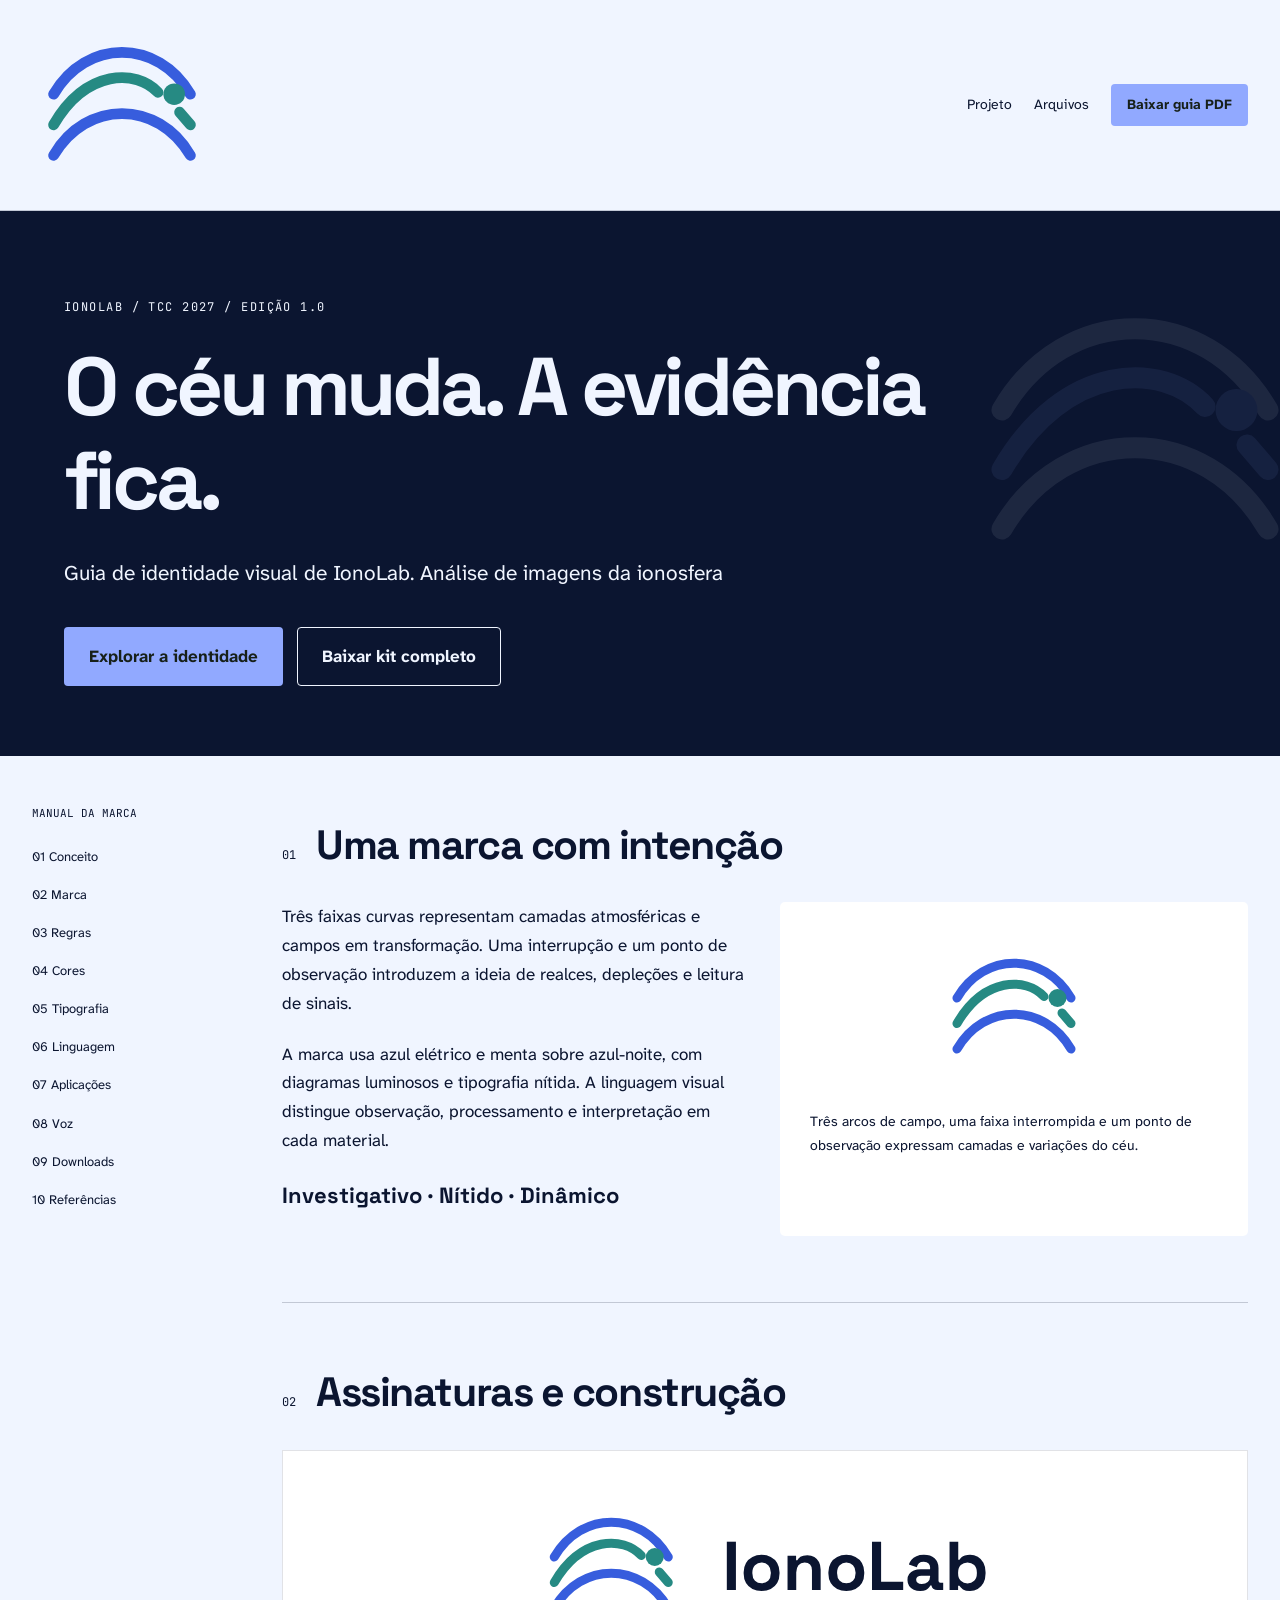
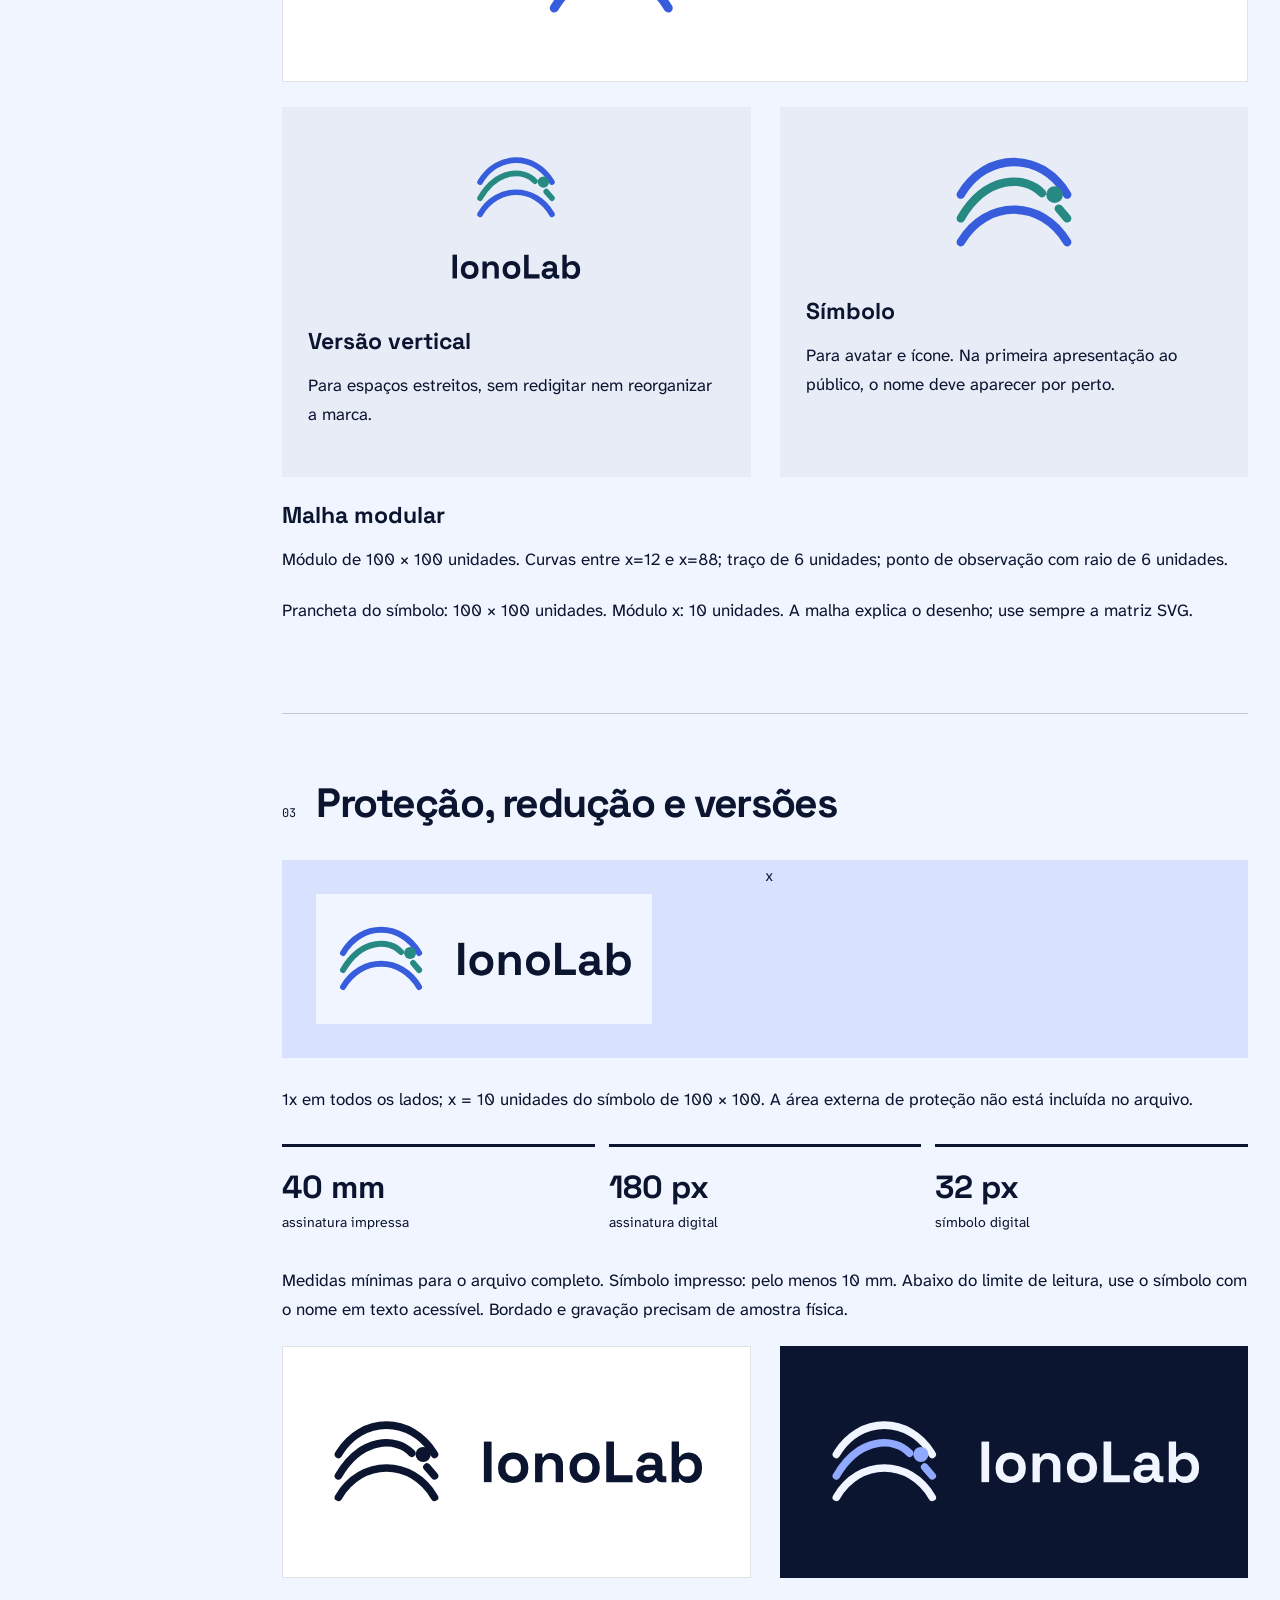
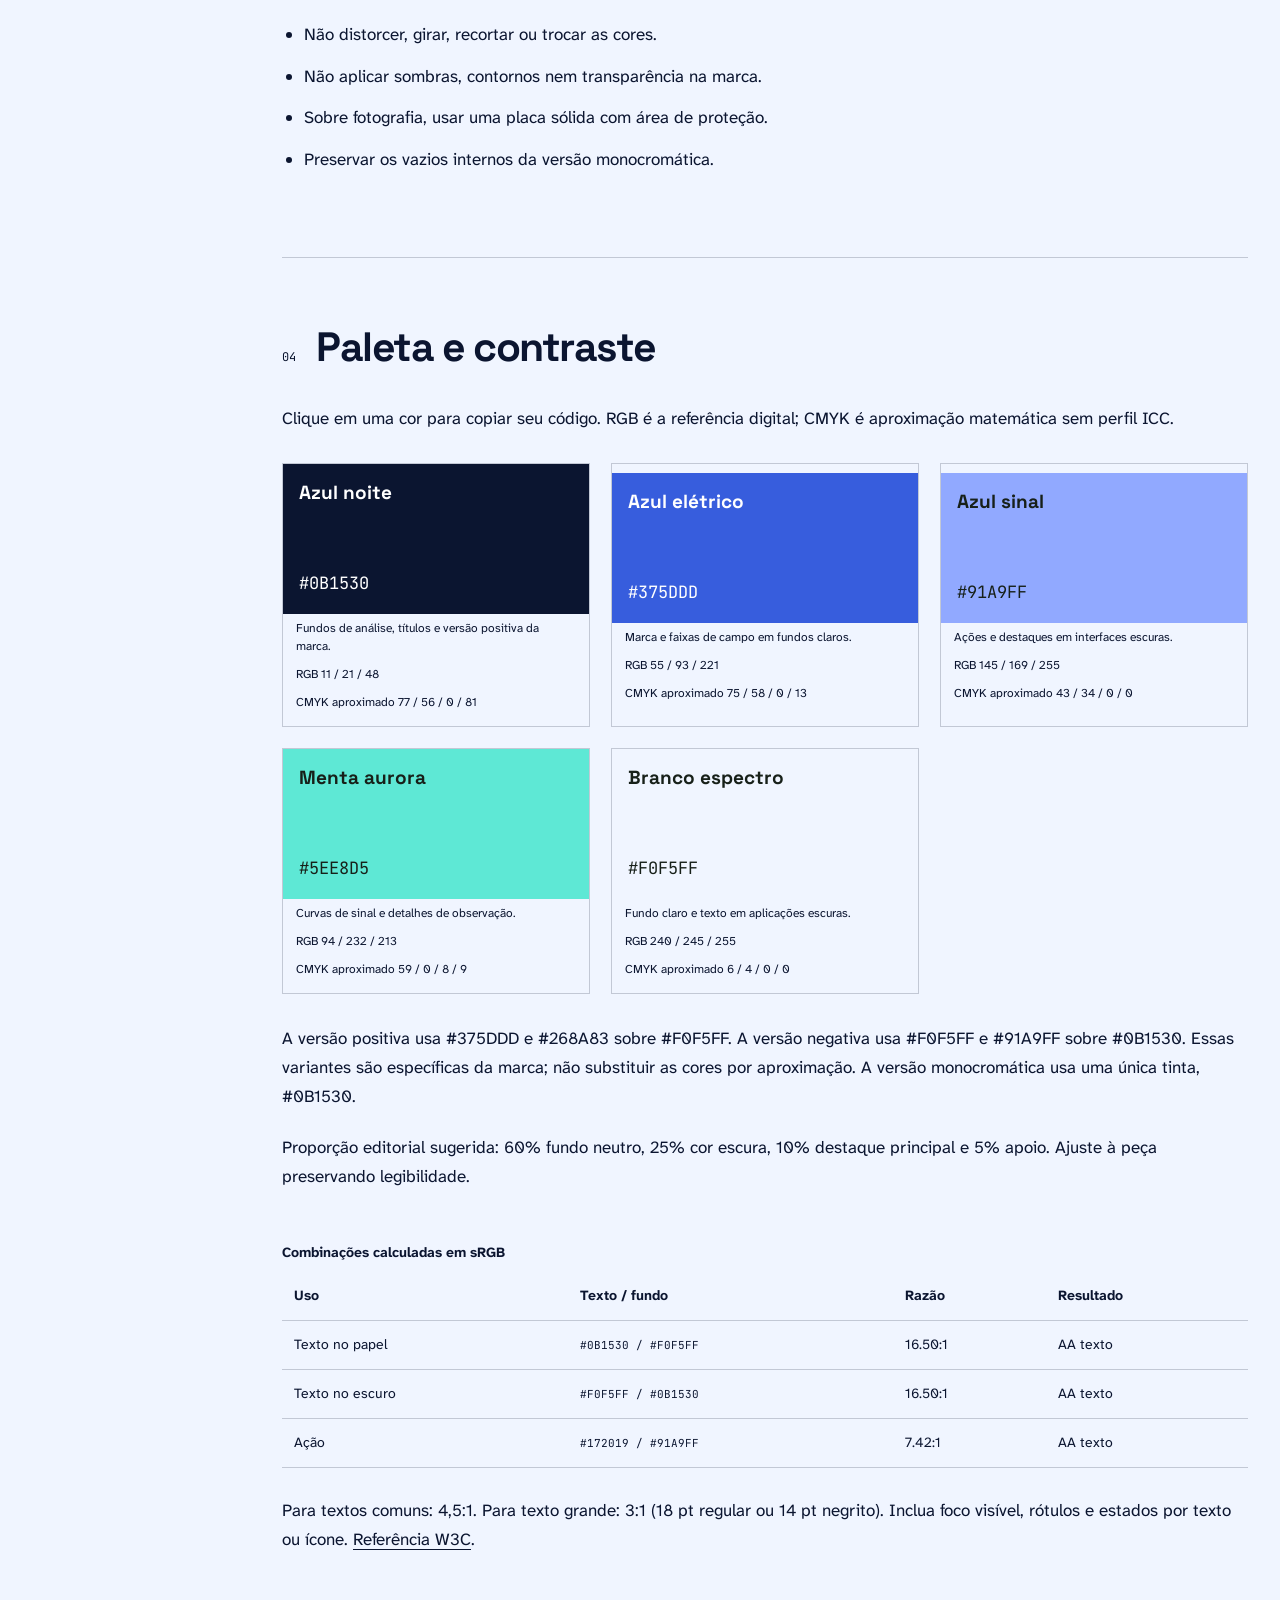
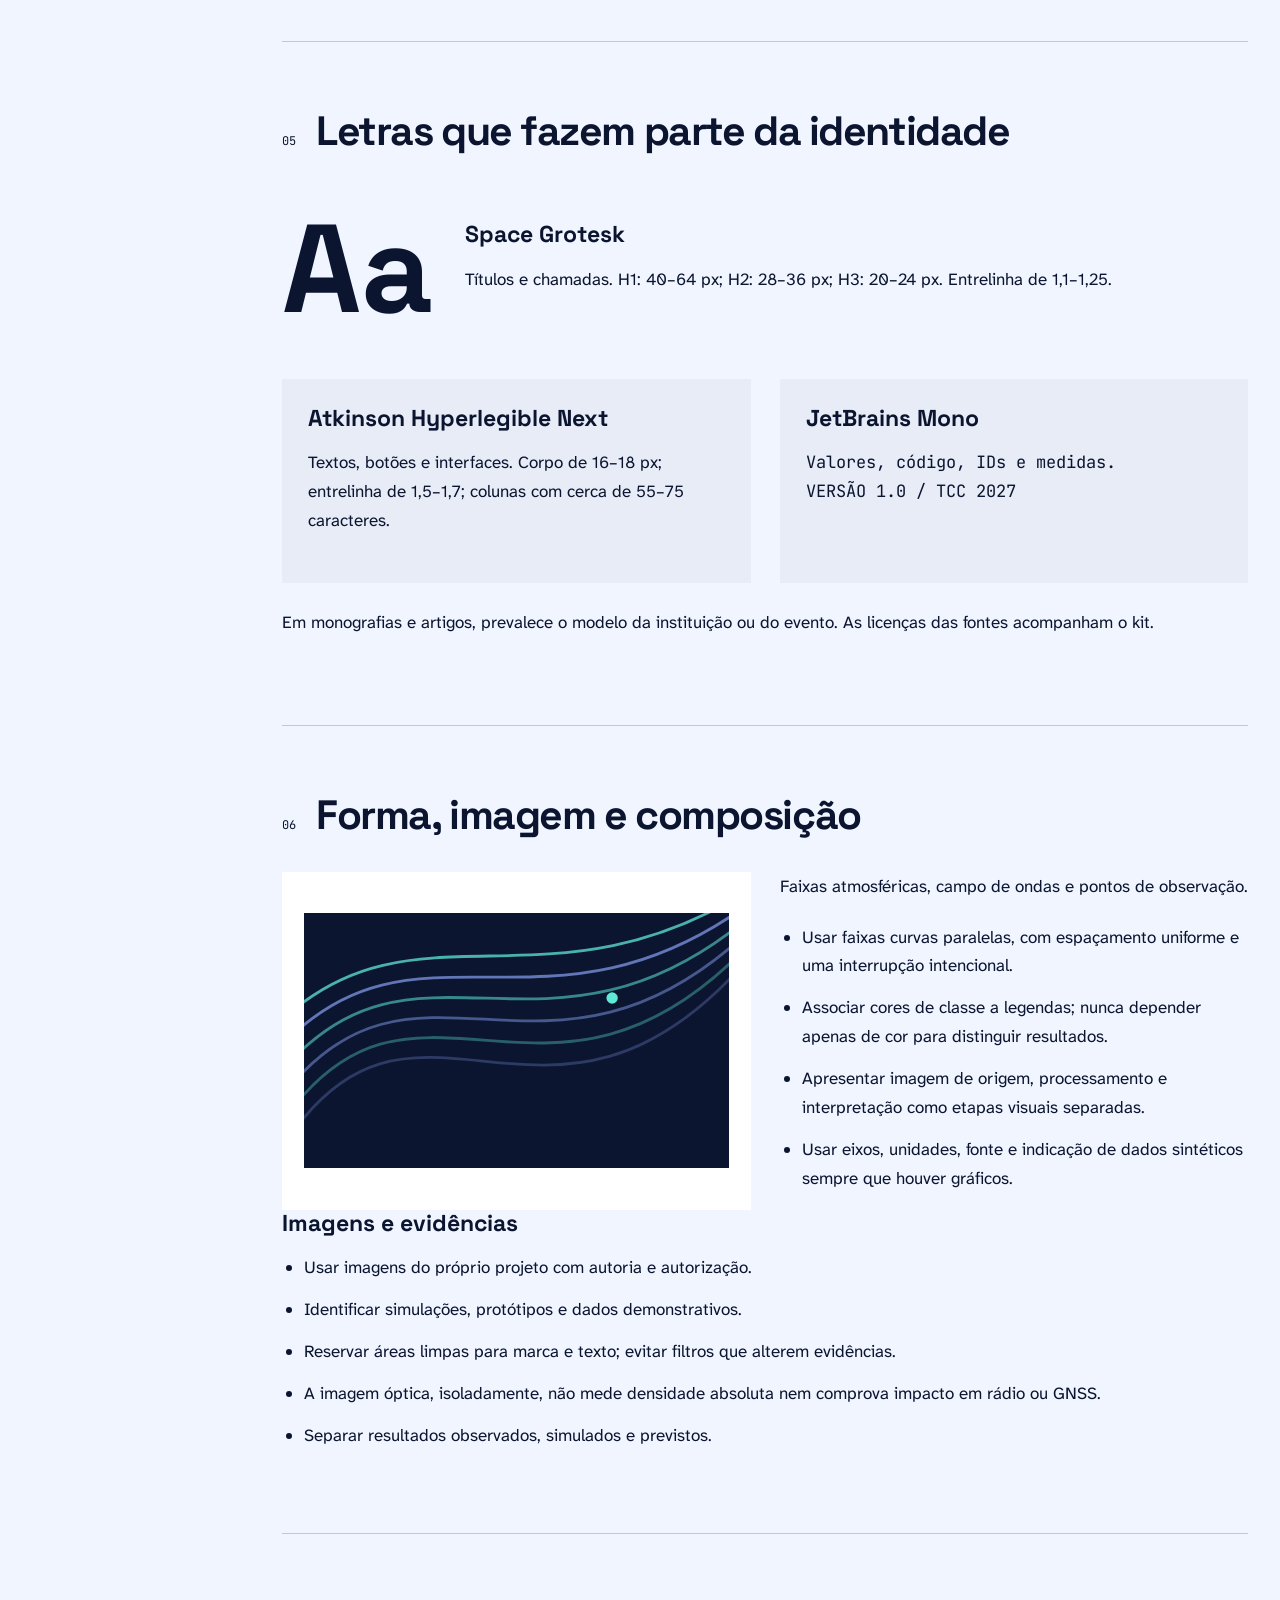
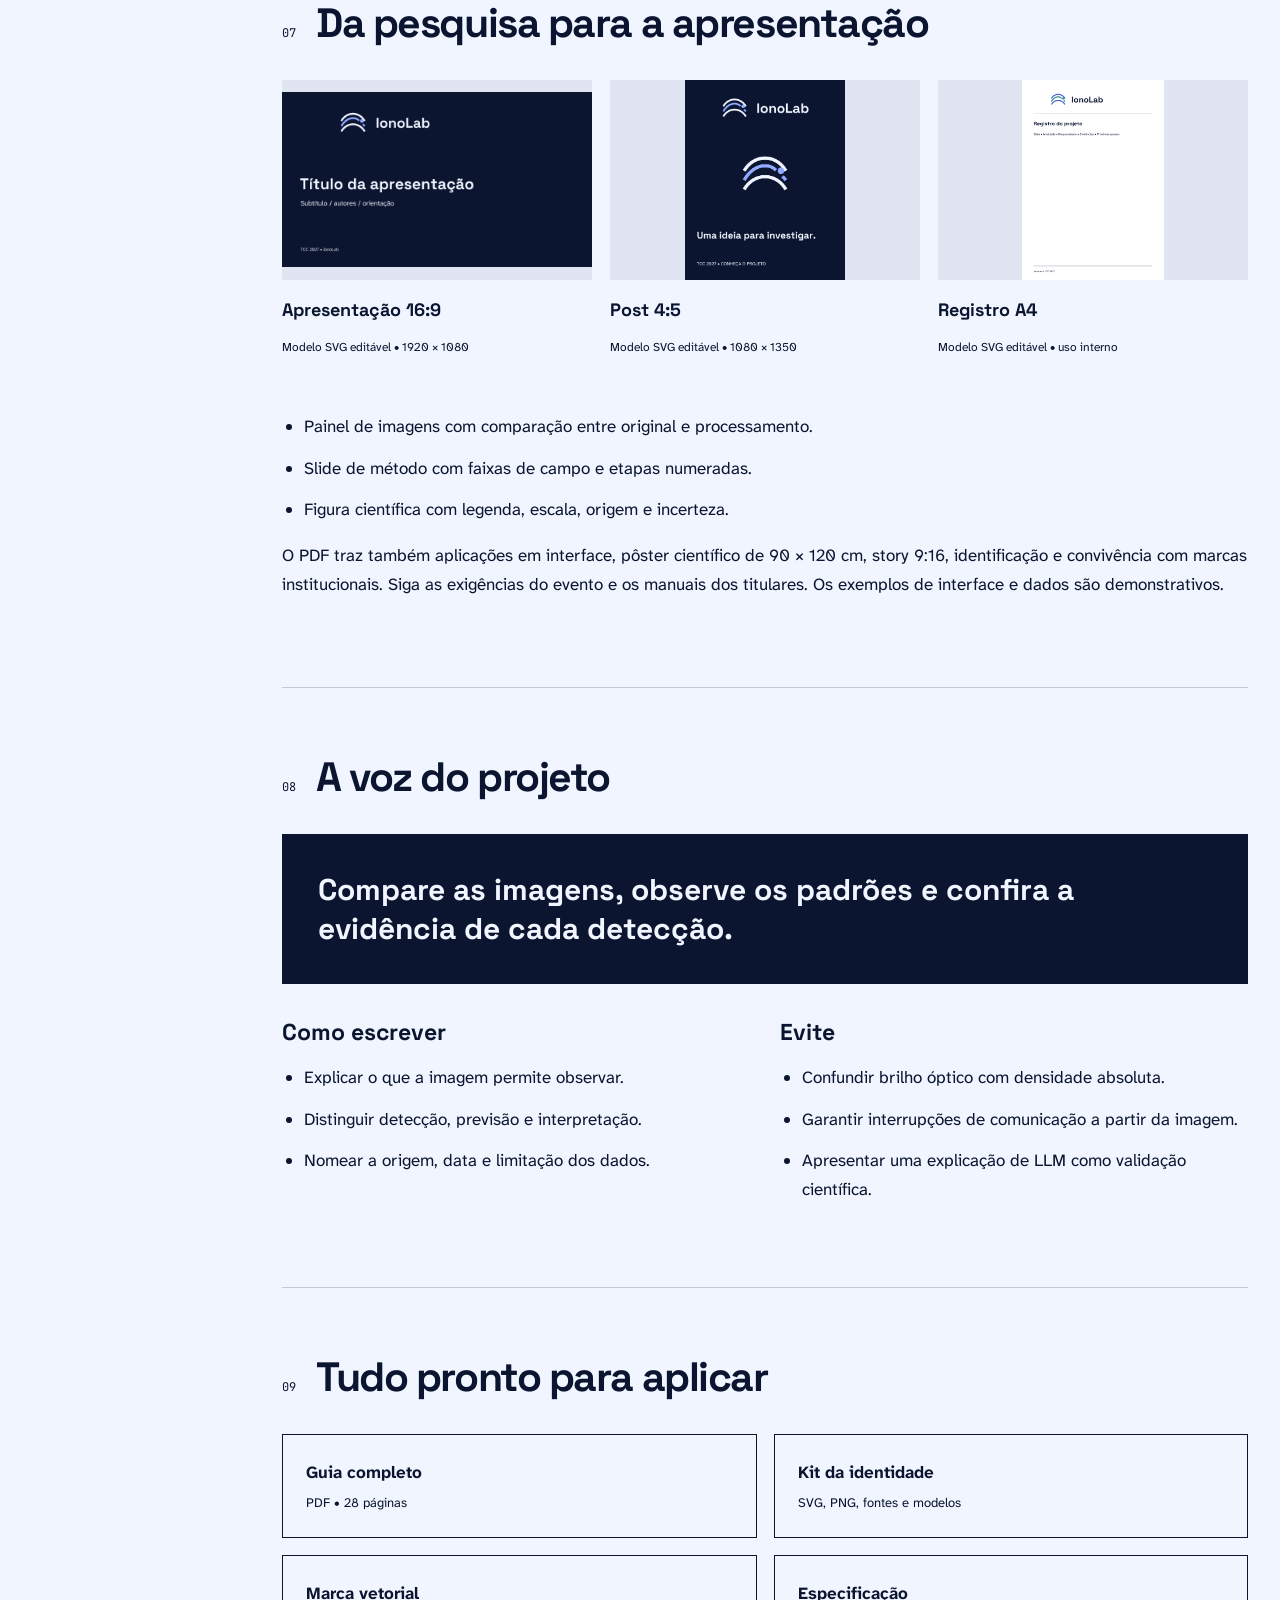
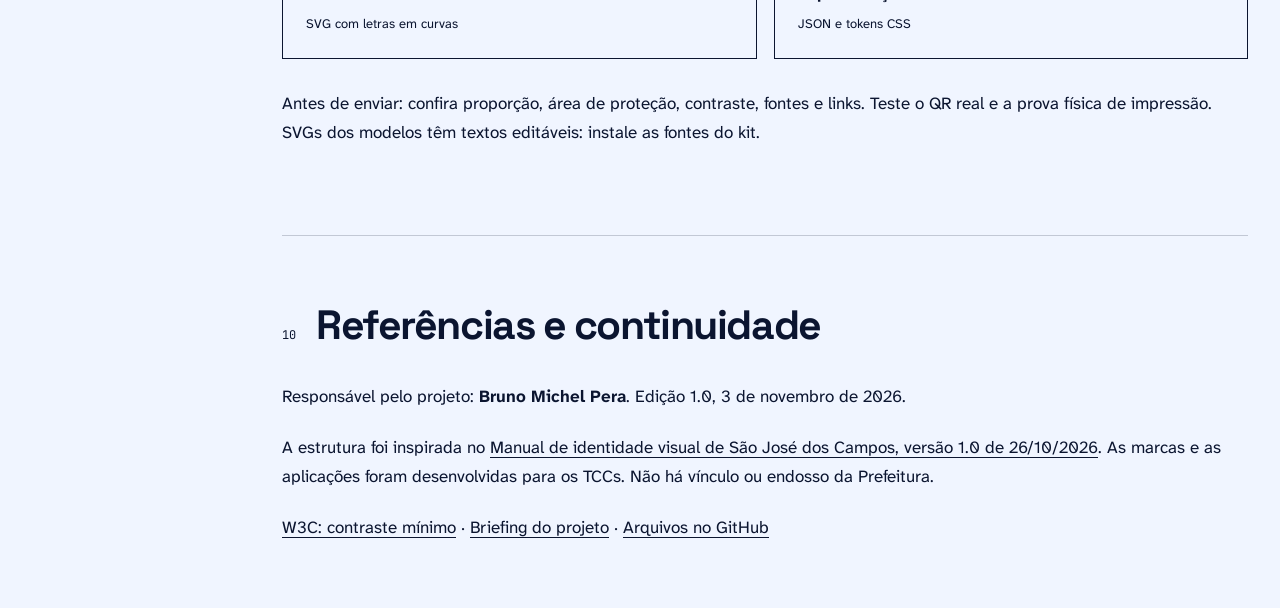
<file: identidade-visual/index.html>
<!doctype html><html lang="pt-BR"><head><meta charset="utf-8"><meta name="viewport" content="width=device-width,initial-scale=1"><meta name="description" content="Manual de identidade visual de IonoLab: marca, cores, tipografia, regras e aplicações. TCC 2027."><meta name="theme-color" content="#0B1530"><title>IonoLab • Identidade visual 2027</title><link rel="icon" type="image/svg+xml" href="assets/simbolo.svg"><style>@font-face{font-family:iv-display;font-style:normal;font-weight:400;font-display:swap;src:url("fontes/space-grotesk-regular.ttf") format("truetype")}@font-face{font-family:iv-display;font-style:normal;font-weight:700;font-display:swap;src:url("fontes/space-grotesk-bold.ttf") format("truetype")}@font-face{font-family:iv-body;font-style:normal;font-weight:400;font-display:swap;src:url("fontes/atkinson-hyperlegible-next-regular.ttf") format("truetype")}@font-face{font-family:iv-body;font-style:normal;font-weight:700;font-display:swap;src:url("fontes/atkinson-hyperlegible-next-bold.ttf") format("truetype")}@font-face{font-family:iv-mono;font-style:normal;font-weight:400;font-display:swap;src:url("fontes/jetbrains-mono-regular.ttf") format("truetype")}:root{--paper:#F0F5FF;--dark:#0B1530;--accent:#91A9FF;--second:#5EE8D5;--action:#172019;}
*{box-sizing:border-box}html{scroll-behavior:smooth;scroll-padding-top:90px}body{margin:0;color:var(--dark);background:var(--paper);font:17px/1.7 iv-body,Arial,sans-serif}a{color:inherit;text-underline-offset:4px}img{max-width:100%;display:block}button{font:inherit}a:focus-visible,button:focus-visible{outline:3px solid currentColor;outline-offset:5px}::selection{background:var(--accent);color:var(--action)}h1,h2,h3{font-family:iv-display,Arial,sans-serif;line-height:1.15}h1{font-size:clamp(42px,6.4vw,86px);letter-spacing:-.05em;margin:20px 0 28px;max-width:900px}h2{font-size:clamp(28px,3.2vw,42px);margin:0;letter-spacing:-.035em}h3{font-size:23px;margin:0 0 17px}p{margin:0 0 22px}ul{padding-left:22px}li{margin:0 0 13px}.mono,code{font-family:iv-mono,monospace}.skip{position:absolute;left:16px;top:-70px;padding:9px 17px;background:var(--paper);z-index:100}.skip:focus{top:12px}header{position:sticky;top:0;z-index:20;background:var(--paper);border-bottom:1px solid color-mix(in srgb,var(--dark) 20%,transparent)}.topbar{max-width:1280px;margin:auto;display:flex;align-items:center;justify-content:space-between;gap:22px;padding:15px 32px}.topbar img{width:180px;height:auto}.topbar nav{display:flex;gap:22px;align-items:center;font-size:14px}.topbar a{text-decoration:none}.topbar .button{padding:8px 15px}.button{display:inline-flex;align-items:center;justify-content:center;text-decoration:none;font-weight:700;background:var(--accent);color:var(--action);padding:14px 24px;border-radius:4px;border:1px solid transparent}.button.secondary{background:transparent;color:inherit;border-color:currentColor}.hero{background:var(--dark);color:var(--paper);padding:80px max(32px,calc((100vw - 1152px)/2)) 70px;position:relative;overflow:hidden}.hero .kicker{font:12px iv-mono,monospace;letter-spacing:.12em}.hero p{font-size:21px;max-width:770px}.hero .actions{display:flex;flex-wrap:wrap;gap:14px;margin-top:35px}.hero-mark{position:absolute;right:-30px;top:45px;width:350px;opacity:.08;pointer-events:none}.layout{max-width:1280px;margin:0 auto;display:grid;grid-template-columns:205px minmax(0,1fr);gap:45px;padding:0 32px}.toc{position:sticky;top:100px;height:calc(100vh - 125px);overflow:auto;padding:50px 0}.toc a{display:block;text-decoration:none;padding:8px 0;font-size:13px}.toc b{font:11px iv-mono,monospace;display:block;margin-bottom:18px}.section{padding:66px 0;border-bottom:1px solid color-mix(in srgb,var(--dark) 20%,transparent);scroll-margin-top:25px}.section-head{display:flex;gap:20px;align-items:baseline;margin-bottom:33px}.section-head>span{font:12px iv-mono,monospace}.two{display:grid;grid-template-columns:1fr 1fr;gap:29px}.traits{font-family:iv-display;font-size:22px;font-weight:700}.symbol-board{padding:30px;background:#fff;border-radius:5px}.symbol-board img{width:150px;margin:0 auto 28px}.symbol-board p{font-size:14px}.logo-stage{background:#fff;padding:40px;margin-bottom:25px;min-height:170px;display:flex;align-items:center;justify-content:center;border:1px solid color-mix(in srgb,var(--dark) 12%,transparent)}.logo-stage img{width:100%;height:150px;object-fit:contain}.logo-stage.inverse{background:var(--dark)}.card{padding:26px;background:color-mix(in srgb,var(--dark) 4%,var(--paper));margin-bottom:25px}.card img{height:170px;object-fit:contain;width:100%;margin-bottom:25px}.card img.symbol{height:140px}.protection{padding:34px;background:color-mix(in srgb,var(--accent) 25%,var(--paper));margin-bottom:27px;position:relative}.protection img{background:var(--paper);padding:15px}.protection>span{position:absolute;top:7px;left:50%;font:14px iv-mono}.metrics{display:grid;grid-template-columns:repeat(3,1fr);gap:14px;margin:30px 0}.metrics article{border-top:3px solid var(--dark);padding-top:20px}.metrics strong{font:700 32px iv-display;display:block}.metrics span{font-size:14px}.palette{display:grid;grid-template-columns:repeat(3,1fr);gap:21px;margin:30px 0}.swatch{text-align:left;border:1px solid color-mix(in srgb,var(--dark) 20%,transparent);background:transparent;padding:0;color:var(--dark);cursor:pointer}.swatch>span{display:flex;min-height:150px;flex-direction:column;justify-content:space-between;padding:16px}.swatch b{font:700 19px iv-display}.swatch small{display:block;padding:5px 13px;font-size:12px;line-height:1.5}.swatch small:last-child{padding-bottom:15px}.contrast-table{overflow:auto}table{width:100%;border-collapse:collapse;font-size:14px;text-align:left;margin:28px 0}th,td{padding:12px;border-bottom:1px solid color-mix(in srgb,var(--dark) 20%,transparent)}caption{text-align:left;font-weight:700;margin-bottom:8px}td code{white-space:nowrap;font-size:11px}.type-sample{display:flex;gap:32px;align-items:center;margin-bottom:30px}.type-sample>span{font:700 125px iv-display}.pattern{background:#fff;display:grid;place-items:center;min-height:270px;padding:22px}.pattern img{width:100%;height:260px;object-fit:contain}.application-grid{display:grid;grid-template-columns:1fr 1fr 1fr;gap:18px;margin-bottom:32px}.application{text-decoration:none;display:block}.application img{height:200px;width:100%;object-fit:contain;background:color-mix(in srgb,var(--dark) 7%,var(--paper));margin-bottom:20px}.application h3{font-size:18px}.application p{font-size:12px}blockquote{font:700 30px/1.3 iv-display;margin:0 0 35px;background:var(--dark);color:var(--paper);padding:36px}.download-grid{display:grid;grid-template-columns:1fr 1fr;gap:17px;margin-bottom:30px}.download{border:1px solid var(--dark);padding:23px;text-decoration:none}.download:hover{background:var(--dark);color:var(--paper)}.download strong,.download span{display:block}.download span{font-size:13px;margin-top:5px}footer{max-width:1280px;margin:auto;padding:38px 32px;font-size:13px}.toast{position:fixed;bottom:25px;left:50%;transform:translateX(-50%);padding:13px 23px;border-radius:4px;background:var(--dark);color:var(--paper);box-shadow:0 5px 25px #0003;z-index:50}.toast:empty{display:none}@media(max-width:1000px){.layout{grid-template-columns:150px minmax(0,1fr);gap:26px}.palette{grid-template-columns:1fr 1fr}.topbar nav{gap:12px}.topbar nav>a:first-child{display:none}.two{gap:20px}.hero{padding-top:60px}}@media(max-width:760px){body{font-size:16px}.topbar{padding:12px 18px}.topbar img{width:40px;height:40px;object-fit:contain}.topbar nav{font-size:12px}.topbar nav>a:nth-child(2){display:none}.hero{padding:48px 22px}.hero p{font-size:18px}.layout{display:block;padding:0 22px}.toc{position:static;height:auto;display:flex;gap:18px;overflow:auto;padding:20px 0;border-bottom:1px solid}.toc b{display:none}.toc a{white-space:nowrap;font-size:12px}.section{padding:43px 0}.two{grid-template-columns:1fr}.palette{gap:12px}.metrics strong{font-size:25px}.metrics span{font-size:12px}.logo-stage{padding:25px;min-height:125px}.application-grid{grid-template-columns:1fr}.application img{height:240px}.download-grid{grid-template-columns:1fr}.type-sample{display:block}.type-sample>span{font-size:90px}.section-head{gap:12px}blockquote{font-size:25px;padding:27px}.hero-mark{width:250px}.protection{padding:26px}}@media(prefers-reduced-motion:reduce){html{scroll-behavior:auto}}@media print{header,.toc,.actions,.download-grid,footer{display:none}.layout{display:block;padding:0}.hero{padding:25px}.section{break-inside:avoid;padding:25px 0}body{font-size:11pt}.section h2{font-size:22pt}.palette{grid-template-columns:repeat(3,1fr)}}
</style></head><body><a class="skip" href="#conceito">Pular para o conteúdo</a><header><div class="topbar"><a href="../index.html" aria-label="Voltar ao projeto"><picture><source media="(max-width:760px)" srcset="assets/simbolo.svg"><img src="assets/marca-horizontal.svg" alt="IonoLab"></picture></a><nav aria-label="Ações principais"><a href="../index.html">Projeto</a><a href="#arquivos">Arquivos</a><a class="button" href="guia-identidade-visual.pdf">Baixar guia PDF</a></nav></div></header><main><div class="hero"><img class="hero-mark" src="assets/simbolo-negativo.svg" alt=""><span class="kicker">IONOLAB / TCC 2027 / EDIÇÃO 1.0</span><h1>O céu muda. A evidência fica.</h1><p>Guia de identidade visual de IonoLab. Análise de imagens da ionosfera</p><div class="actions"><a class="button" href="#conceito">Explorar a identidade</a><a class="button secondary" href="kit-identidade-visual.zip" download>Baixar kit completo</a></div></div><div class="layout"><aside class="toc" aria-label="Índice do manual"><b>MANUAL DA MARCA</b><a href="#conceito">01 Conceito</a><a href="#marca">02 Marca</a><a href="#regras">03 Regras</a><a href="#cores">04 Cores</a><a href="#tipografia">05 Tipografia</a><a href="#linguagem">06 Linguagem</a><a href="#aplicacoes">07 Aplicações</a><a href="#voz">08 Voz</a><a href="#arquivos">09 Downloads</a><a href="#referencias">10 Referências</a></aside><div><section id="conceito" class="section "><div class="section-head"><span>01</span><h2>Uma marca com intenção</h2></div><div class="two"><div><p>Três faixas curvas representam camadas atmosféricas e campos em transformação. Uma interrupção e um ponto de observação introduzem a ideia de realces, depleções e leitura de sinais.</p><p>A marca usa azul elétrico e menta sobre azul-noite, com diagramas luminosos e tipografia nítida. A linguagem visual distingue observação, processamento e interpretação em cada material.</p><p class="traits">Investigativo · Nítido · Dinâmico</p></div><div class="symbol-board"><img src="assets/simbolo.svg" alt="Símbolo de IonoLab"><p>Três arcos de campo, uma faixa interrompida e um ponto de observação expressam camadas e variações do céu.</p></div></div></section><section id="marca" class="section "><div class="section-head"><span>02</span><h2>Assinaturas e construção</h2></div><div class="logo-stage"><img src="assets/marca-horizontal.svg" alt="Marca principal IonoLab"></div><div class="two"><div class="card"><img class="vertical" src="assets/marca-vertical.svg" alt="Assinatura vertical"><h3>Versão vertical</h3><p>Para espaços estreitos, sem redigitar nem reorganizar a marca.</p></div><div class="card"><img class="symbol" src="assets/simbolo.svg" alt="Símbolo isolado"><h3>Símbolo</h3><p>Para avatar e ícone. Na primeira apresentação ao público, o nome deve aparecer por perto.</p></div></div><h3>Malha modular</h3><p>Módulo de 100 × 100 unidades. Curvas entre x=12 e x=88; traço de 6 unidades; ponto de observação com raio de 6 unidades.</p><p>Prancheta do símbolo: 100 × 100 unidades. Módulo x: 10 unidades. A malha explica o desenho; use sempre a matriz SVG.</p></section><section id="regras" class="section "><div class="section-head"><span>03</span><h2>Proteção, redução e versões</h2></div><div class="protection"><span>x</span><img src="assets/marca-horizontal.svg" alt="Área livre em volta da marca"></div><p>1x em todos os lados; x = 10 unidades do símbolo de 100 × 100. A área externa de proteção não está incluída no arquivo.</p><div class="metrics"><article><strong>40 mm</strong><span>assinatura impressa</span></article><article><strong>180 px</strong><span>assinatura digital</span></article><article><strong>32 px</strong><span>símbolo digital</span></article></div><p>Medidas mínimas para o arquivo completo. Símbolo impresso: pelo menos 10 mm. Abaixo do limite de leitura, use o símbolo com o nome em texto acessível. Bordado e gravação precisam de amostra física.</p><div class="two"><div class="logo-stage"><img src="assets/marca-monocromatica.svg" alt="Marca monocromática"></div><div class="logo-stage inverse"><img src="assets/marca-negativa.svg" alt="Marca negativa"></div></div><ul><li>Não distorcer, girar, recortar ou trocar as cores.</li><li>Não aplicar sombras, contornos nem transparência na marca.</li><li>Sobre fotografia, usar uma placa sólida com área de proteção.</li><li>Preservar os vazios internos da versão monocromática.</li></ul></section><section id="cores" class="section "><div class="section-head"><span>04</span><h2>Paleta e contraste</h2></div><p>Clique em uma cor para copiar seu código. RGB é a referência digital; CMYK é aproximação matemática sem perfil ICC.</p><div class="palette"><button class="swatch" data-copy="#0B1530" aria-label="Copiar cor Azul noite #0B1530"><span style="background:#0B1530;color:#FFFFFF"><b>Azul noite</b><code>#0B1530</code></span><small>Fundos de análise, títulos e versão positiva da marca.</small><small>RGB 11 / 21 / 48</small><small>CMYK aproximado 77 / 56 / 0 / 81</small></button><button class="swatch" data-copy="#375DDD" aria-label="Copiar cor Azul elétrico #375DDD"><span style="background:#375DDD;color:#FFFFFF"><b>Azul elétrico</b><code>#375DDD</code></span><small>Marca e faixas de campo em fundos claros.</small><small>RGB 55 / 93 / 221</small><small>CMYK aproximado 75 / 58 / 0 / 13</small></button><button class="swatch" data-copy="#91A9FF" aria-label="Copiar cor Azul sinal #91A9FF"><span style="background:#91A9FF;color:#172019"><b>Azul sinal</b><code>#91A9FF</code></span><small>Ações e destaques em interfaces escuras.</small><small>RGB 145 / 169 / 255</small><small>CMYK aproximado 43 / 34 / 0 / 0</small></button><button class="swatch" data-copy="#5EE8D5" aria-label="Copiar cor Menta aurora #5EE8D5"><span style="background:#5EE8D5;color:#172019"><b>Menta aurora</b><code>#5EE8D5</code></span><small>Curvas de sinal e detalhes de observação.</small><small>RGB 94 / 232 / 213</small><small>CMYK aproximado 59 / 0 / 8 / 9</small></button><button class="swatch" data-copy="#F0F5FF" aria-label="Copiar cor Branco espectro #F0F5FF"><span style="background:#F0F5FF;color:#172019"><b>Branco espectro</b><code>#F0F5FF</code></span><small>Fundo claro e texto em aplicações escuras.</small><small>RGB 240 / 245 / 255</small><small>CMYK aproximado 6 / 4 / 0 / 0</small></button></div><p>A versão positiva usa #375DDD e #268A83 sobre #F0F5FF. A versão negativa usa #F0F5FF e #91A9FF sobre #0B1530. Essas variantes são específicas da marca; não substituir as cores por aproximação. A versão monocromática usa uma única tinta, #0B1530.</p><p>Proporção editorial sugerida: 60% fundo neutro, 25% cor escura, 10% destaque principal e 5% apoio. Ajuste à peça preservando legibilidade.</p><div class="contrast-table"><table><caption>Combinações calculadas em sRGB</caption><thead><tr><th>Uso</th><th>Texto / fundo</th><th>Razão</th><th>Resultado</th></tr></thead><tbody><tr><td>Texto no papel</td><td><code>#0B1530 / #F0F5FF</code></td><td>16.50:1</td><td>AA texto</td></tr><tr><td>Texto no escuro</td><td><code>#F0F5FF / #0B1530</code></td><td>16.50:1</td><td>AA texto</td></tr><tr><td>Ação</td><td><code>#172019 / #91A9FF</code></td><td>7.42:1</td><td>AA texto</td></tr></tbody></table></div><p>Para textos comuns: 4,5:1. Para texto grande: 3:1 (18 pt regular ou 14 pt negrito). Inclua foco visível, rótulos e estados por texto ou ícone. <a href="https://www.w3.org/WAI/WCAG22/Understanding/contrast-minimum.html">Referência W3C</a>.</p></section><section id="tipografia" class="section "><div class="section-head"><span>05</span><h2>Letras que fazem parte da identidade</h2></div><div class="type-sample"><span>Aa</span><div><h3>Space Grotesk</h3><p>Títulos e chamadas. H1: 40–64 px; H2: 28–36 px; H3: 20–24 px. Entrelinha de 1,1–1,25.</p></div></div><div class="two"><div class="card"><h3>Atkinson Hyperlegible Next</h3><p>Textos, botões e interfaces. Corpo de 16–18 px; entrelinha de 1,5–1,7; colunas com cerca de 55–75 caracteres.</p></div><div class="card mono"><h3>JetBrains Mono</h3><p>Valores, código, IDs e medidas.<br>VERSÃO 1.0 / TCC 2027</p></div></div><p>Em monografias e artigos, prevalece o modelo da instituição ou do evento. As licenças das fontes acompanham o kit.</p></section><section id="linguagem" class="section "><div class="section-head"><span>06</span><h2>Forma, imagem e composição</h2></div><div class="two"><div class="pattern"><img src="assets/padrao.svg" alt="Padrão gráfico da identidade"></div><div><p>Faixas atmosféricas, campo de ondas e pontos de observação.</p><ul><li>Usar faixas curvas paralelas, com espaçamento uniforme e uma interrupção intencional.</li><li>Associar cores de classe a legendas; nunca depender apenas de cor para distinguir resultados.</li><li>Apresentar imagem de origem, processamento e interpretação como etapas visuais separadas.</li><li>Usar eixos, unidades, fonte e indicação de dados sintéticos sempre que houver gráficos.</li></ul></div></div><h3>Imagens e evidências</h3><ul><li>Usar imagens do próprio projeto com autoria e autorização.</li><li>Identificar simulações, protótipos e dados demonstrativos.</li><li>Reservar áreas limpas para marca e texto; evitar filtros que alterem evidências.</li><li>A imagem óptica, isoladamente, não mede densidade absoluta nem comprova impacto em rádio ou GNSS.</li><li>Separar resultados observados, simulados e previstos.</li></ul></section><section id="aplicacoes" class="section "><div class="section-head"><span>07</span><h2>Da pesquisa para a apresentação</h2></div><div class="application-grid"><a class="application" href="modelos/slide-capa-1920x1080.svg"><img src="modelos/slide-capa-1920x1080.png" alt="Modelo de slide"><h3>Apresentação 16:9</h3><p>Modelo SVG editável • 1920 × 1080</p></a><a class="application" href="modelos/post-1080x1350.svg"><img class="portrait" src="modelos/post-1080x1350.png" alt="Modelo de publicação"><h3>Post 4:5</h3><p>Modelo SVG editável • 1080 × 1350</p></a><a class="application" href="modelos/documento-a4.svg"><img class="portrait" src="modelos/documento-a4.png" alt="Modelo de documento"><h3>Registro A4</h3><p>Modelo SVG editável • uso interno</p></a></div><ul><li>Painel de imagens com comparação entre original e processamento.</li><li>Slide de método com faixas de campo e etapas numeradas.</li><li>Figura científica com legenda, escala, origem e incerteza.</li></ul><p>O PDF traz também aplicações em interface, pôster científico de 90 × 120 cm, story 9:16, identificação e convivência com marcas institucionais. Siga as exigências do evento e os manuais dos titulares. Os exemplos de interface e dados são demonstrativos.</p></section><section id="voz" class="section "><div class="section-head"><span>08</span><h2>A voz do projeto</h2></div><blockquote>Compare as imagens, observe os padrões e confira a evidência de cada detecção.</blockquote><div class="two"><div><h3>Como escrever</h3><ul><li>Explicar o que a imagem permite observar.</li><li>Distinguir detecção, previsão e interpretação.</li><li>Nomear a origem, data e limitação dos dados.</li></ul></div><div><h3>Evite</h3><ul><li>Confundir brilho óptico com densidade absoluta.</li><li>Garantir interrupções de comunicação a partir da imagem.</li><li>Apresentar uma explicação de LLM como validação científica.</li></ul></div></div></section><section id="arquivos" class="section "><div class="section-head"><span>09</span><h2>Tudo pronto para aplicar</h2></div><div class="download-grid"><a class="download" href="guia-identidade-visual.pdf" download><strong>Guia completo</strong><span>PDF • 28 páginas</span></a><a class="download" href="kit-identidade-visual.zip" download><strong>Kit da identidade</strong><span>SVG, PNG, fontes e modelos</span></a><a class="download" href="assets/marca-horizontal.svg" download><strong>Marca vetorial</strong><span>SVG com letras em curvas</span></a><a class="download" href="brand.json" download><strong>Especificação</strong><span>JSON e tokens CSS</span></a></div><p>Antes de enviar: confira proporção, área de proteção, contraste, fontes e links. Teste o QR real e a prova física de impressão. SVGs dos modelos têm textos editáveis: instale as fontes do kit.</p></section><section id="referencias" class="section "><div class="section-head"><span>10</span><h2>Referências e continuidade</h2></div><p>Responsável pelo projeto: <strong>Bruno Michel Pera</strong>. Edição 1.0, 3 de novembro de 2026.</p><p>A estrutura foi inspirada no <a href="https://www.sjc.sp.gov.br/media/aqpbdbrj/14448_e_s7_identidade-visual-psjc.pdf">Manual de identidade visual de São José dos Campos, versão 1.0 de 26/10/2026</a>. As marcas e as aplicações foram desenvolvidas para os TCCs. Não há vínculo ou endosso da Prefeitura.</p><p><a href="https://www.w3.org/WAI/WCAG22/Understanding/contrast-minimum.html">W3C: contraste mínimo</a> · <a href="../README_BRIEFING.md">Briefing do projeto</a> · <a href="https://github.com/perabru/ionolab-ionosfera/tree/main/identidade-visual">Arquivos no GitHub</a></p></section></div></div></main><footer>IonoLab · Bruno Michel Pera · TCCs 2027 · <a href="../index.html">Voltar ao projeto</a></footer><div id="status" class="toast" role="status" aria-live="polite"></div><script>document.querySelectorAll('[data-copy]').forEach(button=>button.addEventListener('click',async()=>{const value=button.dataset.copy;const status=document.getElementById('status');try{if(navigator.clipboard&&window.isSecureContext){await navigator.clipboard.writeText(value);status.textContent='Cor copiada: '+value;}else{status.textContent='Código da cor: '+value;}}catch(e){status.textContent='Código da cor: '+value;}clearTimeout(window.copyTimer);window.copyTimer=setTimeout(()=>status.textContent='',3500);}));</script></body></html>
</file>
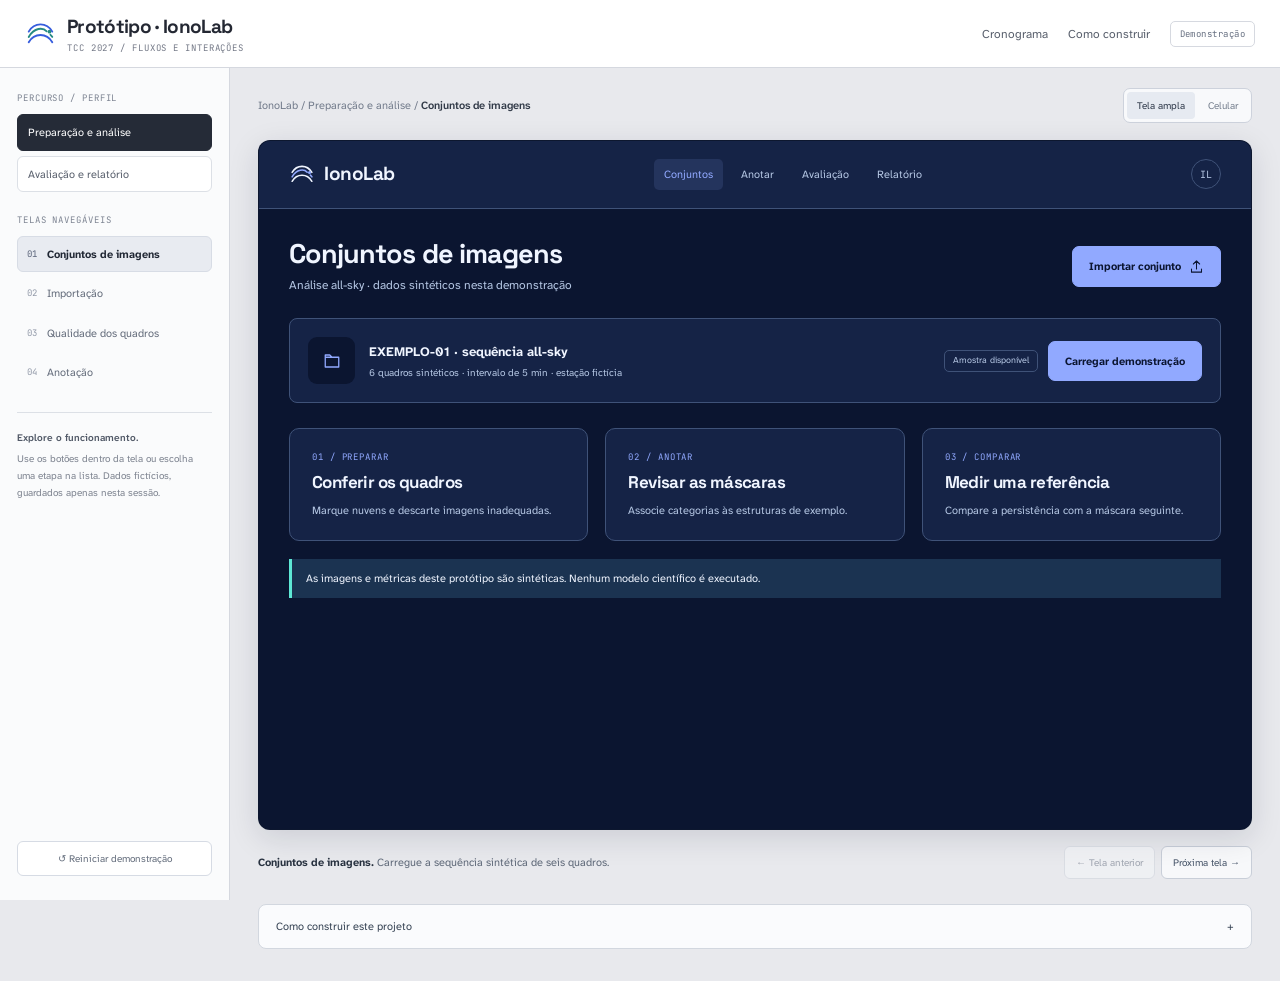
<file: laboratorio-3d/index.html>
<!doctype html><html lang="pt-BR"><head><meta charset="utf-8"><meta name="viewport" content="width=device-width,initial-scale=1"><meta http-equiv="refresh" content="0;url=../prototipo/"><title>Protótipo · IonoLab</title></head><body><h1>Protótipo · IonoLab</h1><p>A demonstração deste software agora usa telas navegáveis.</p><p><a href="../prototipo/">Abrir o protótipo interativo</a></p></body></html>
</file>
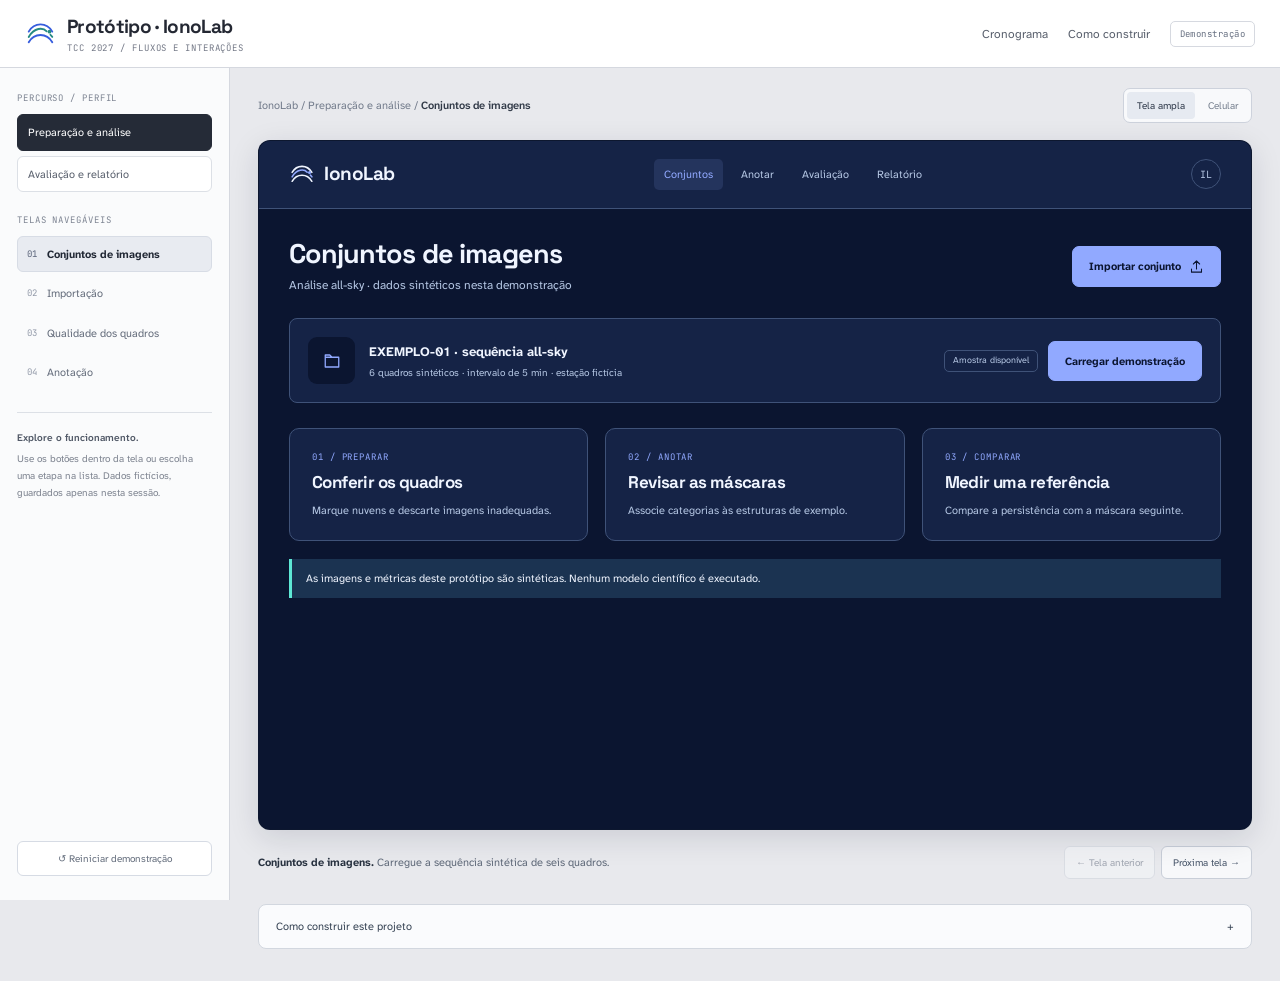
<file: prototipo/index.html>
<!doctype html><html lang="pt-BR"><head><meta charset="utf-8"><meta name="viewport" content="width=device-width,initial-scale=1"><meta name="description" content="Protótipo navegável de IonoLab: telas, fluxos e ações de demonstração do TCC 2027."><title>Protótipo · IonoLab</title><link rel="icon" href="../identidade-visual/assets/simbolo.svg" type="image/svg+xml"><style>@font-face{font-family:"Space Grotesk";src:url("../identidade-visual/fontes/space-grotesk.woff");font-style:normal;font-weight:100 900;font-display:swap}@font-face{font-family:"Atkinson Hyperlegible Next";src:url("../identidade-visual/fontes/atkinson-hyperlegible-next.woff");font-style:normal;font-weight:100 900;font-display:swap}@font-face{font-family:"JetBrains Mono";src:url("../identidade-visual/fontes/jetbrains-mono.woff");font-style:normal;font-weight:100 900;font-display:swap} :root{--bg:#0B1530;--panel:#152346;--ink:#F0F5FF;--muted:#B5C7E4;--line:#3F5278;--accent:#91A9FF;--second:#5EE8D5;--paper:#F0F5FF;--dark:#0B1530;--display:"Space Grotesk";--body:"Atkinson Hyperlegible Next";--mono:"JetBrains Mono";--accent-ink:#0B1530}</style><link rel="stylesheet" href="prototype.css"></head><body><header class="topbar"><div class="project-title"><img src="../identidade-visual/assets/simbolo.svg" alt=""><div><strong>Protótipo · IonoLab</strong><small>TCC 2027 / FLUXOS E INTERAÇÕES</small></div></div><nav class="top-links" aria-label="Páginas do projeto"><a href="../index.html">Cronograma</a><a href="../briefing.html">Como construir</a><span class="demo">Demonstração</span></nav></header><div class="workspace"><aside class="rail" aria-label="Fluxos e telas"><section><p class="rail-label">Percurso / perfil</p><div class="role-select" id="roles"></div></section><section><p class="rail-label">Telas navegáveis</p><nav id="screens" class="screen-list" aria-label="Telas do protótipo"></nav></section><div class="rail-note"><strong>Explore o funcionamento.</strong>Use os botões dentro da tela ou escolha uma etapa na lista. Dados fictícios, guardados apenas nesta sessão.</div><button type="button" class="reset" data-action="reset">↺ Reiniciar demonstração</button></aside><main class="canvas-wrap"><div class="canvas-toolbar"><div id="breadcrumb" class="flow-breadcrumb"></div><div class="display-mode" aria-label="Tamanho da prévia"><button type="button" data-view="desktop" class="active" aria-pressed="true">Tela ampla</button><button type="button" data-view="mobile" aria-pressed="false">Celular</button></div></div><div class="app-window" id="app-window"><header class="app-bar" id="app-bar"></header><div id="app-content" class="app-content"></div></div><div class="flow-footer"><p id="instruction"></p><div class="buttons"><button type="button" id="flow-prev" data-action="previous">← Tela anterior</button><button type="button" id="flow-next" data-action="next">Próxima tela →</button></div></div><details class="guide"><summary>Como construir este projeto</summary><ol><li><strong>Defina a pergunta e a unidade de análise</strong>Defina se o objetivo é classificar um frame, delimitar uma estrutura ou prever o próximo estado da imagem. Registre a definição operacional de blob/bubble adotada com a orientação científica.</li><li><strong>Obtenha e catalogue os arquivos</strong>Registre URL ou forma de recebimento, instituição, estação, data de acesso e condições de uso. Preserve os arquivos originais em diretório sem edição.</li><li><strong>Entenda o caminho óptico</strong>Observe a lente de grande campo, a seleção espectral e o detector. O INPE utiliza a emissão OI 630,0 nm no estudo de irregularidades ionosféricas.</li><li><strong>Prepare imagens sem apagar a evidência</strong>Defina leitor e validação de dimensões, canais, orientação e escala. Não converta o original para uma figura de tela e descarte os dados científicos.</li><li><strong>Crie rótulos e divisão temporal</strong>Defina regras de anotação com exemplos, casos ambíguos e revisão por pessoa capacitada. Registre autoria, versão e divergências.</li><li><strong>Implemente um baseline antes do modelo complexo</strong>Execute prever_persistencia.py e confira emissão, alvo e MAE do exemplo. O programa usa o frame observado para prever um frame posterior.</li><li><strong>Avalie acertos, erros e condições</strong>Na classificação, apresente matriz de confusão, suporte, precisão e recall por classe. No exercício, linhas são verdade e colunas são previsão.</li><li><strong>Construa a interface e feche o experimento</strong>Implemente escolha de sessão, linha temporal, original, máscara, resultado e legenda de unidades. Mostre status de qualidade e metadados.</li></ol><a href="../briefing.html">Abrir o briefing completo →</a> · <a href="../identidade-visual/">Guia de identidade visual</a> · <a href="../index.html">Ver entregas de 2027</a></details><noscript><p>Ative o JavaScript para explorar o protótipo. O <a href="../briefing.html">briefing</a> está disponível em HTML.</p></noscript></main></div><div class="toast" id="toast" role="status" aria-live="polite"></div><script src="project.js"></script><script src="prototype.js"></script></body></html>
</file>
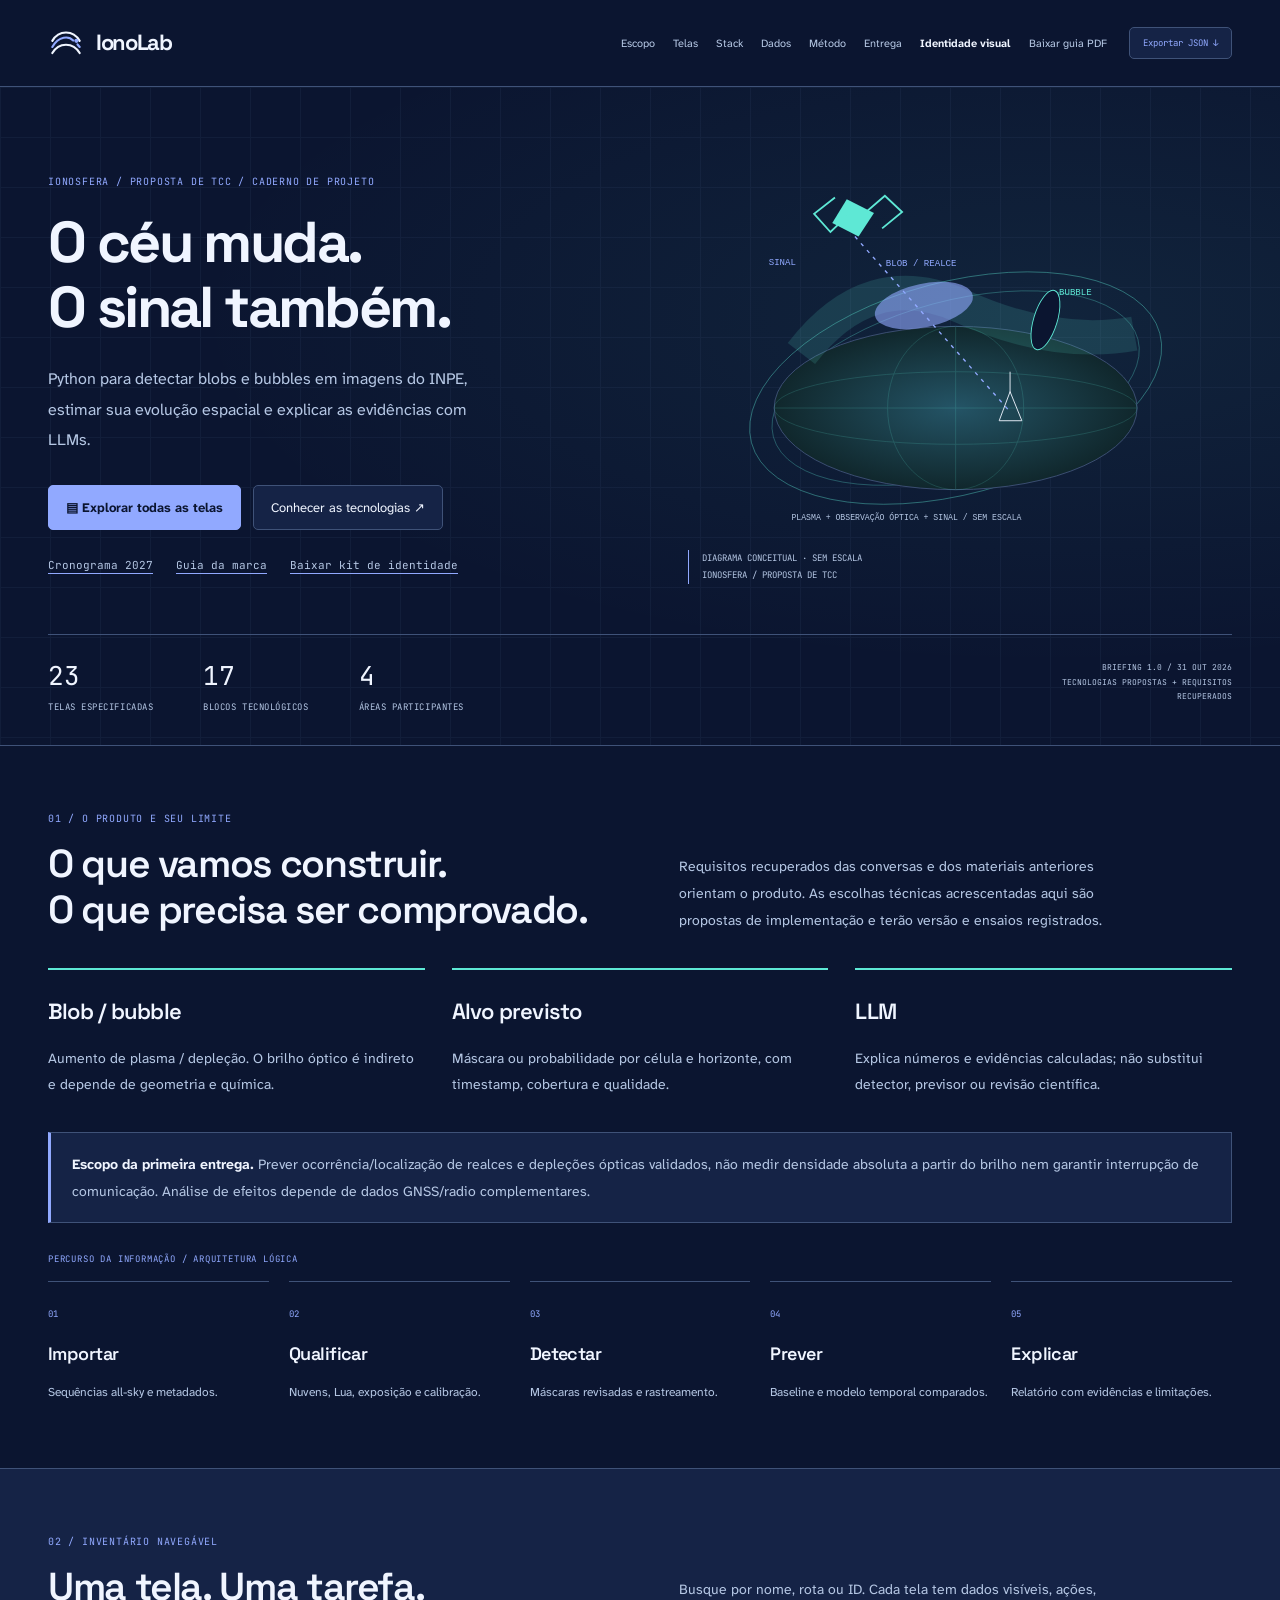
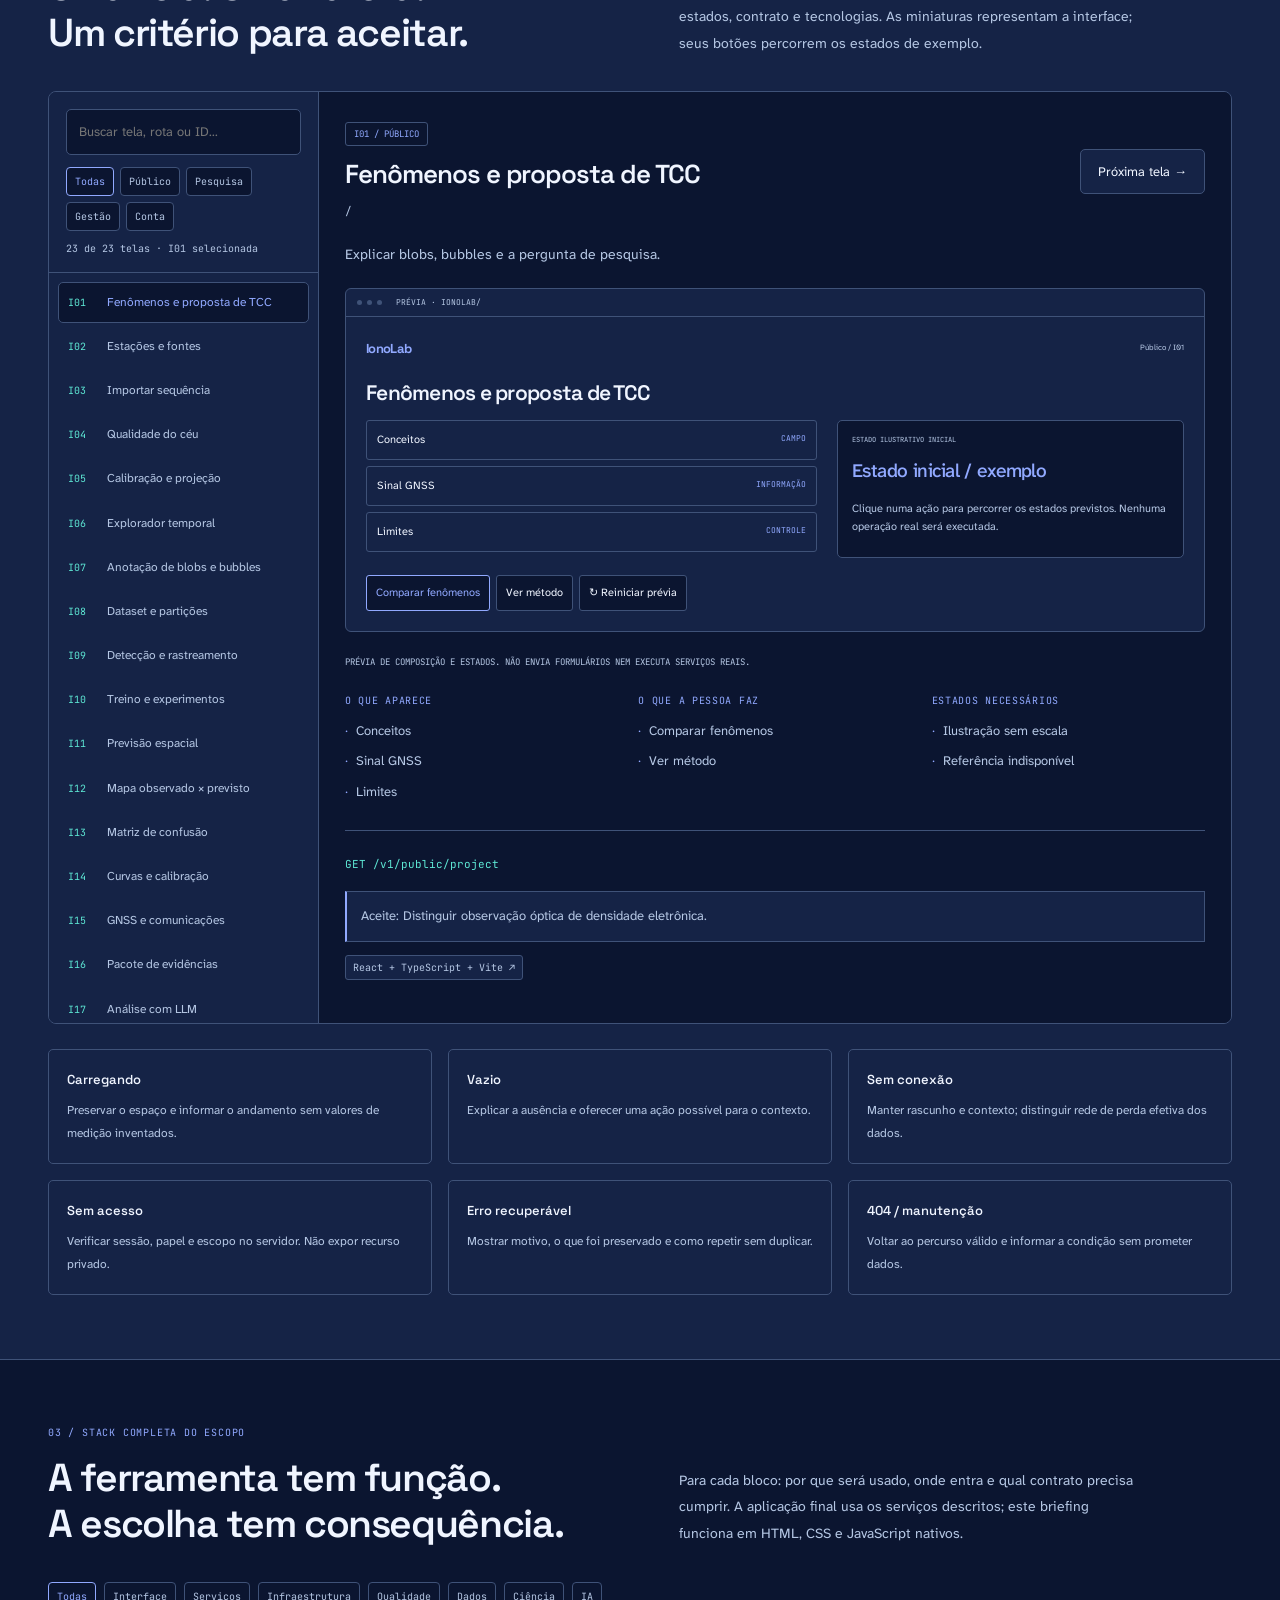
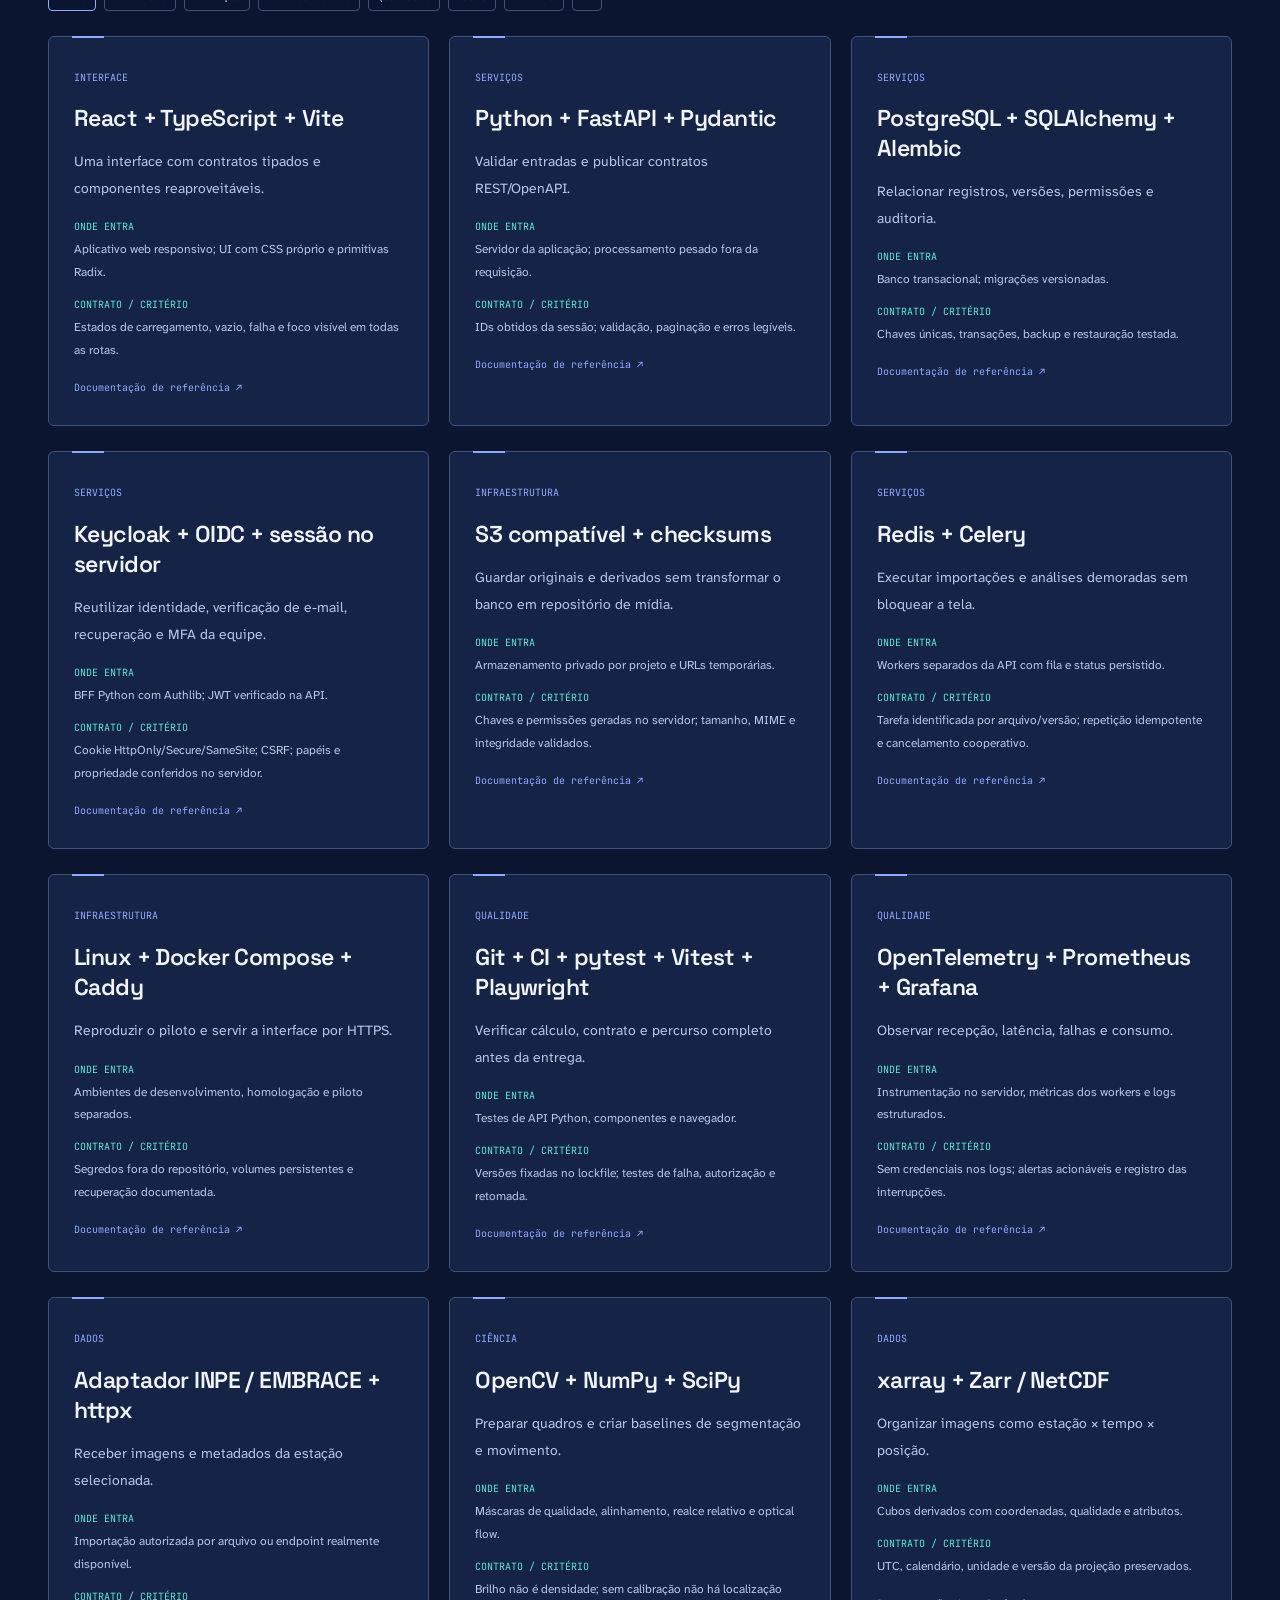
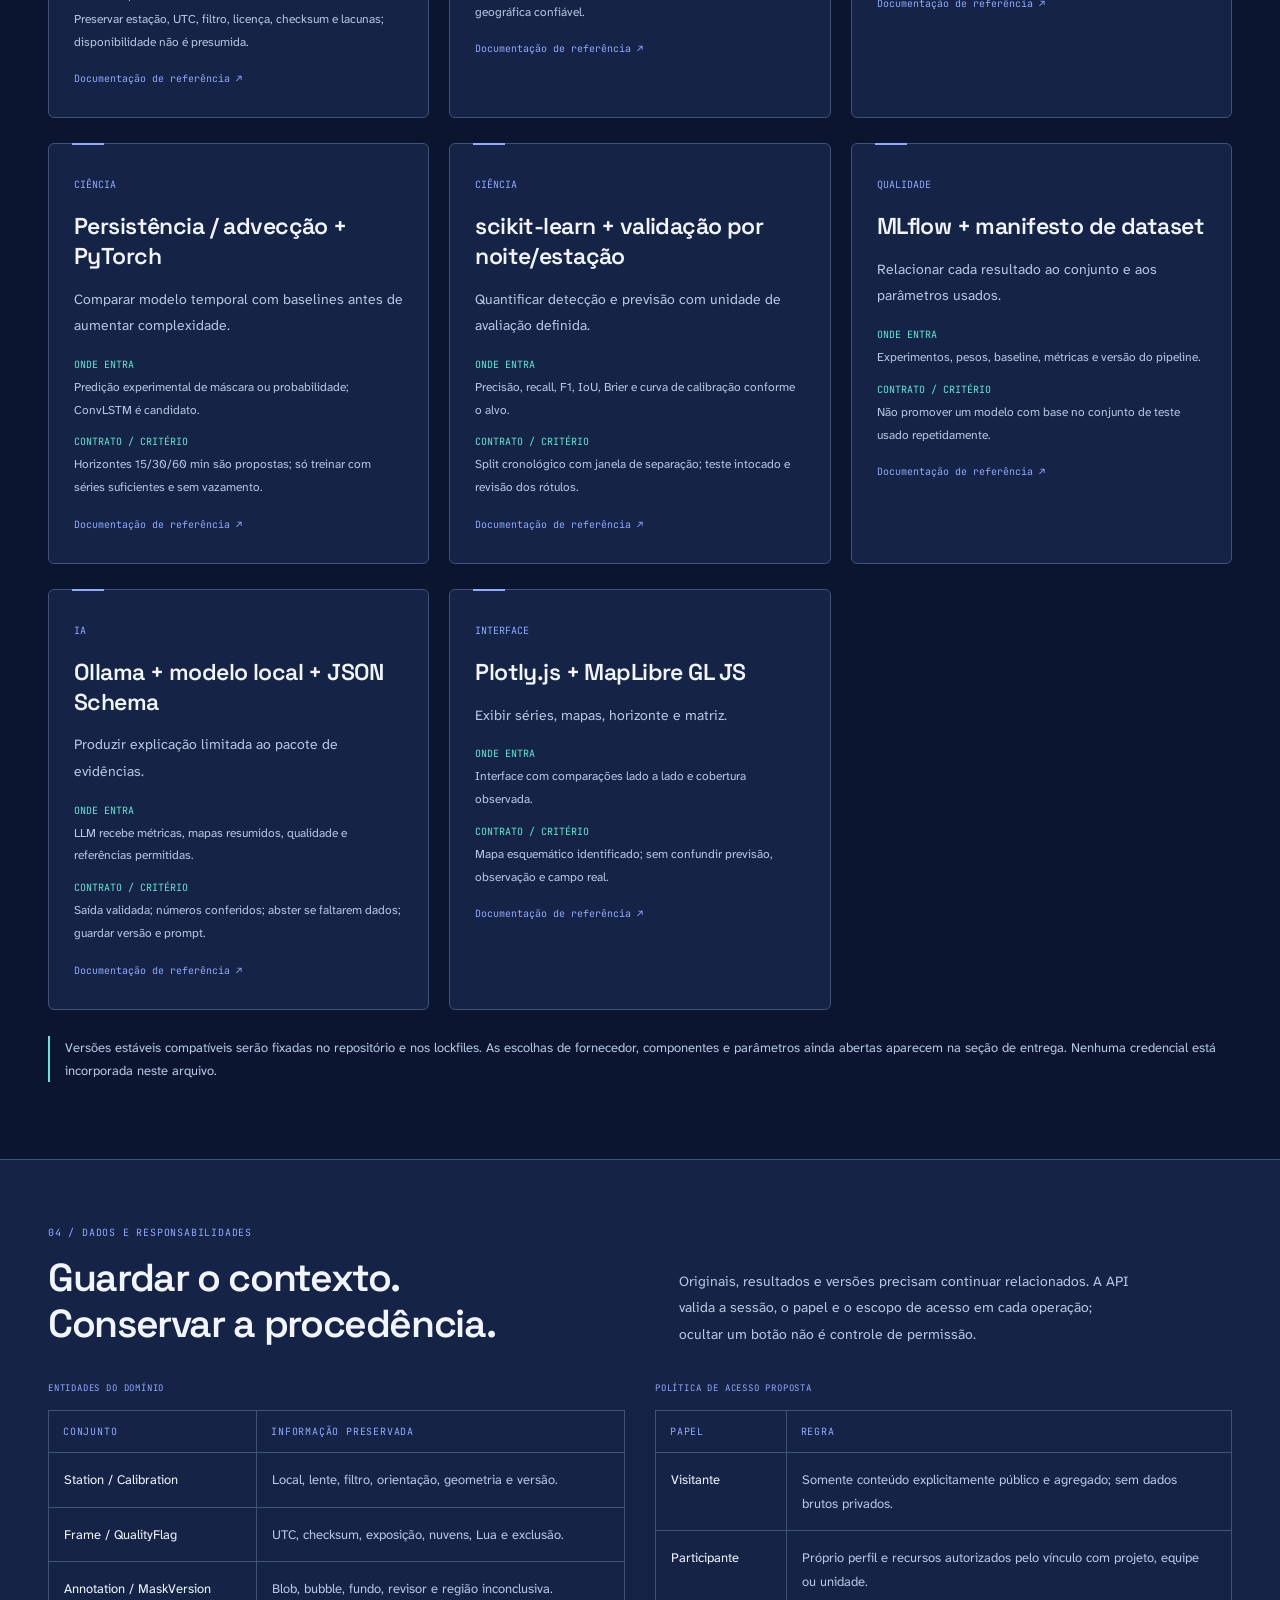
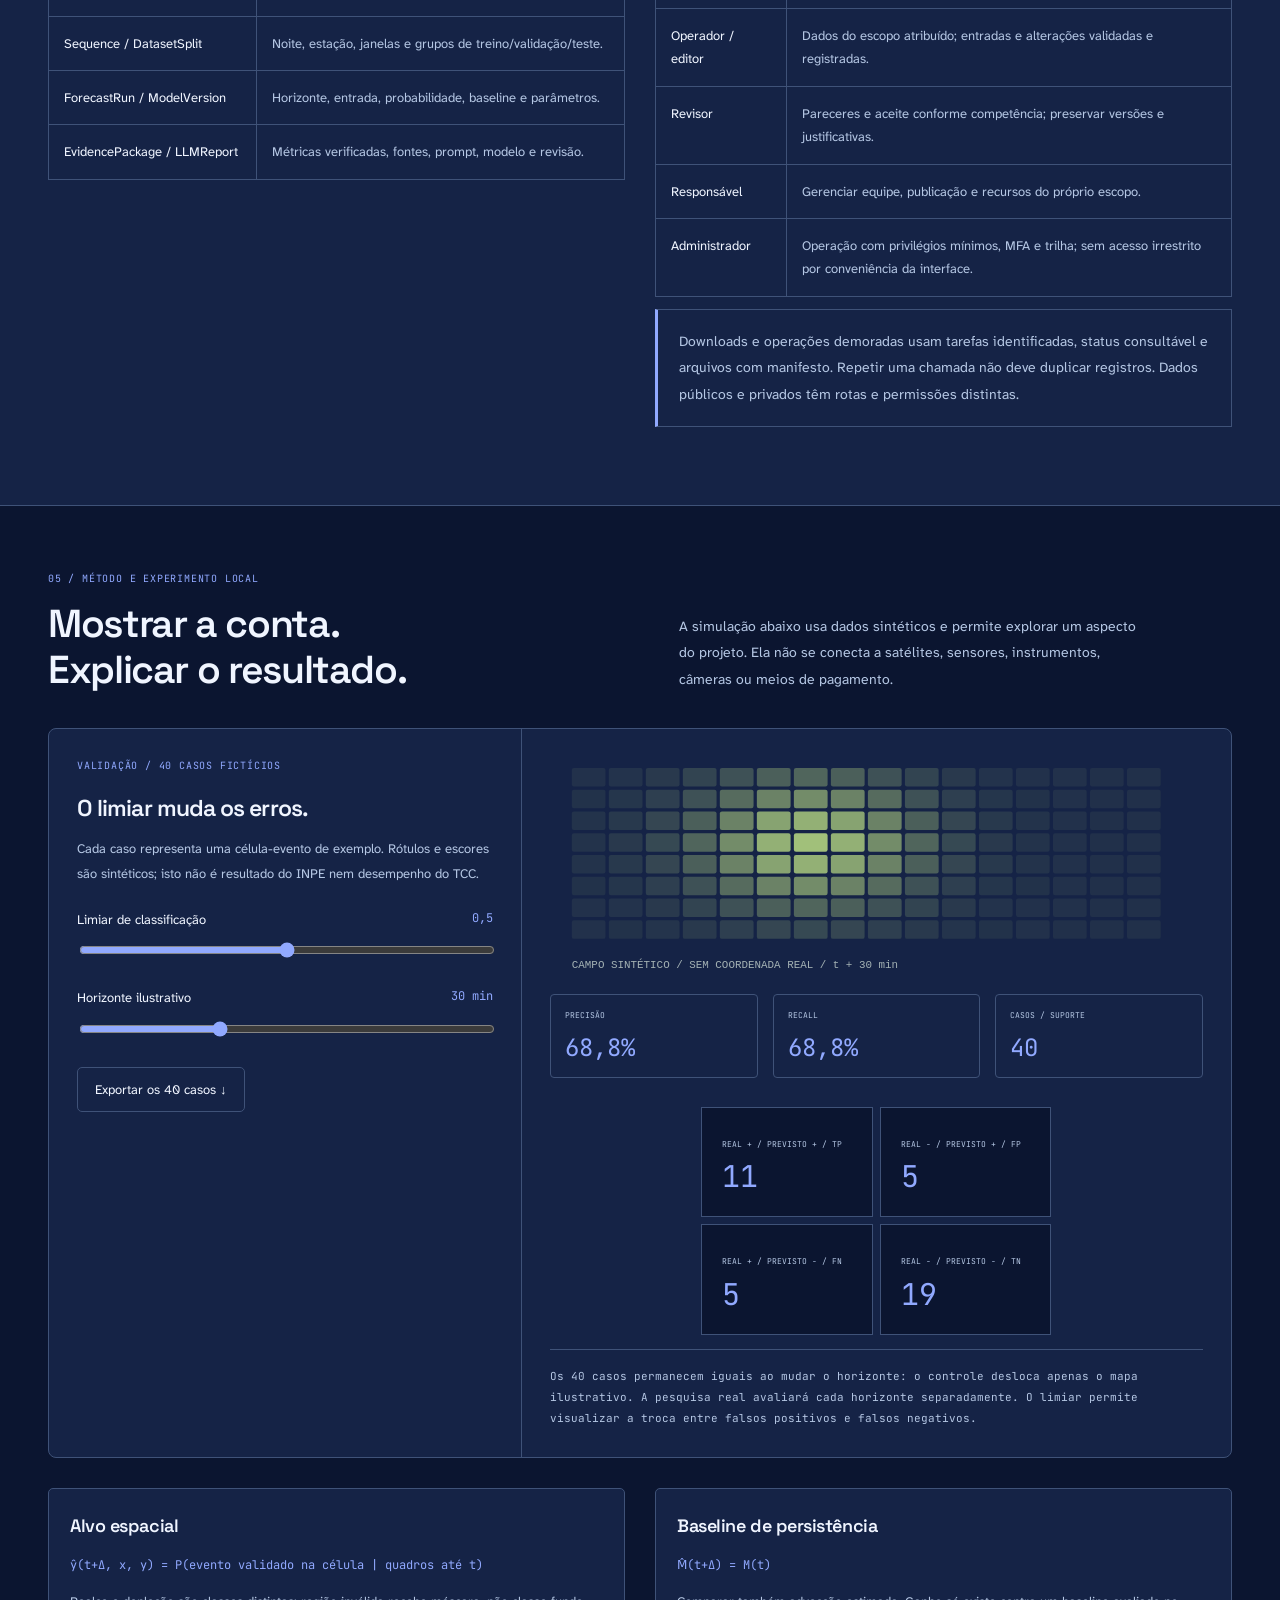
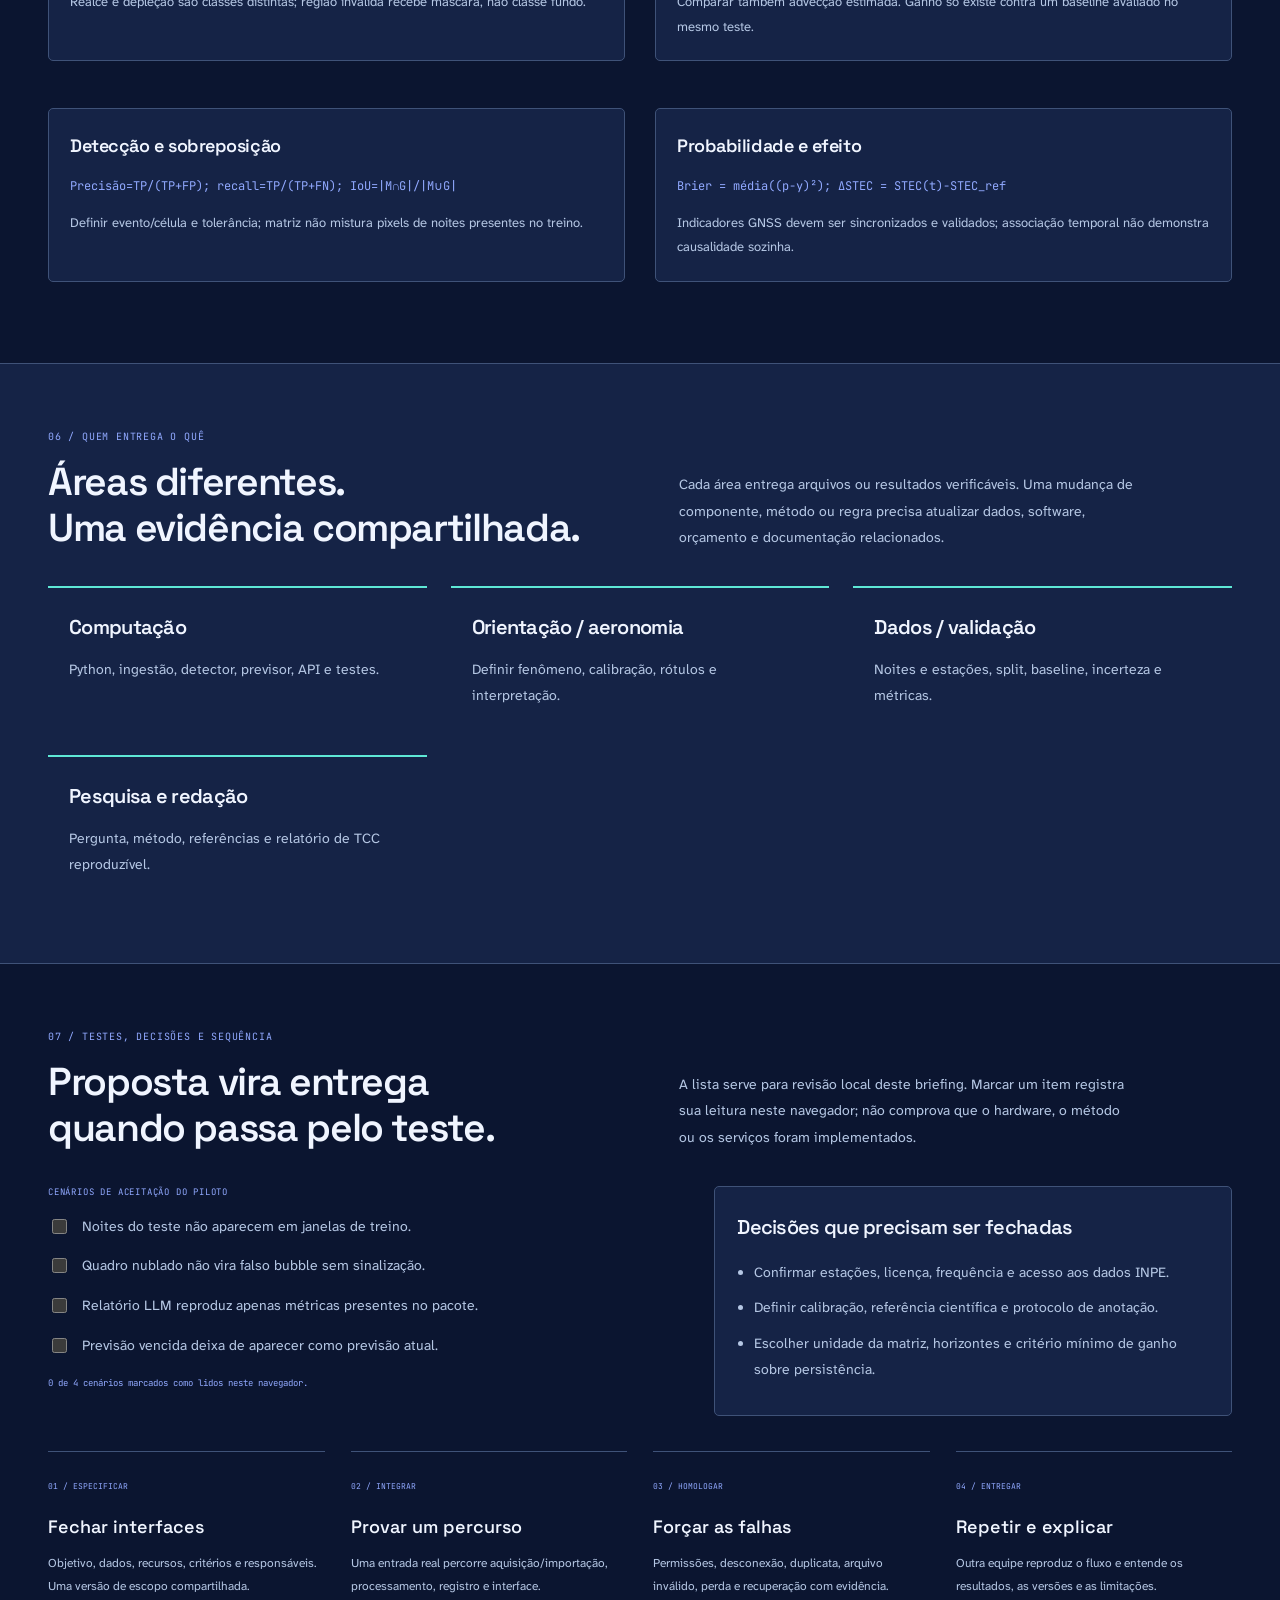
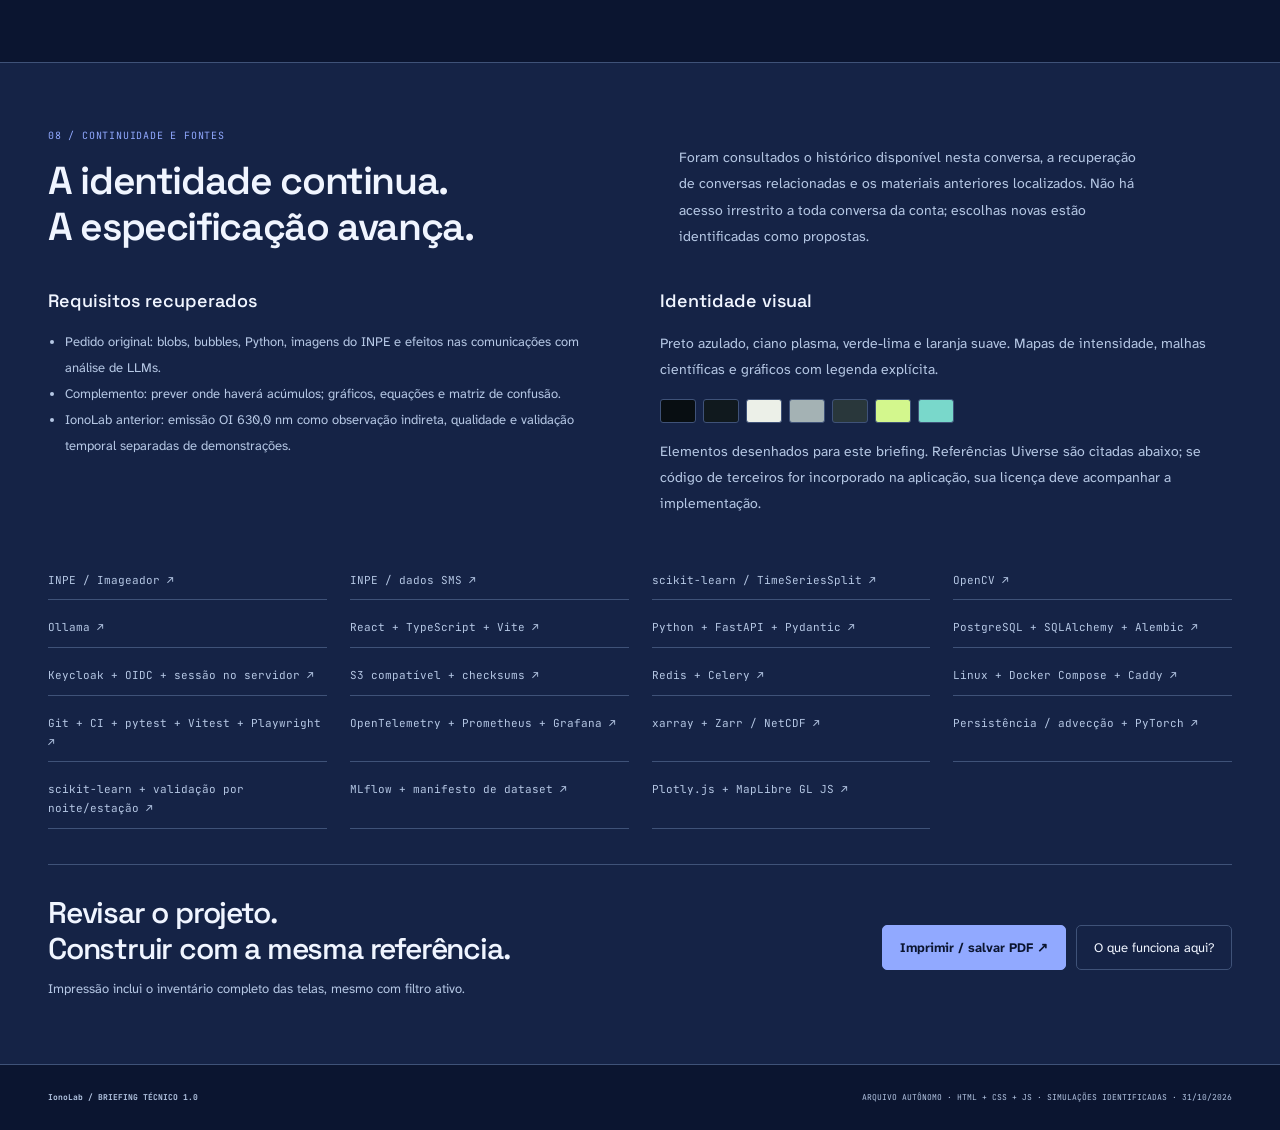
<file: briefing.html>
<!doctype html><html lang="pt-BR"><head><meta charset="utf-8"><meta name="viewport" content="width=device-width,initial-scale=1"><meta name="theme-color" content="#0B1530"><meta name="description" content="Briefing técnico navegável — IonoLab. Tecnologias, telas, arquitetura, métodos e critérios de aceite."><title>IonoLab — Briefing técnico navegável</title><style>
:root{--bg:#0B1530;--panel:#152346;--ink:#F0F5FF;--muted:#B5C7E4;--line:#3F5278;--accent:#91A9FF;--second:#5EE8D5;--mono:ui-monospace,SFMono-Regular,Consolas,monospace;--sans:Inter,"Segoe UI",Arial,sans-serif;--serif:Georgia,"Times New Roman",serif;color-scheme:dark}*{box-sizing:border-box}html{scroll-behavior:smooth;scroll-padding-top:95px}body{margin:0;background:var(--bg);color:var(--ink);font:14px/1.7 var(--sans)}button,input,select{font:inherit;color:inherit}button,a,input,select{-webkit-tap-highlight-color:transparent}button,a{touch-action:manipulation}button{cursor:pointer}a{color:inherit;text-decoration:none}button:disabled{opacity:.4;cursor:default}button:focus-visible,a:focus-visible,input:focus-visible,select:focus-visible{outline:3px solid var(--second);outline-offset:4px}::selection{background:var(--accent);color:var(--bg)}.container{width:min(1240px,calc(100% - 96px));margin:auto}.skip{position:fixed;left:15px;top:-100px;z-index:100;background:var(--accent);color:var(--bg);padding:12px}.skip:focus{top:12px}.sr-only{position:absolute;width:1px;height:1px;overflow:hidden;clip-path:inset(50%);white-space:nowrap}header{position:sticky;top:0;z-index:20;background:var(--bg);border-bottom:1px solid var(--line)}.nav{height:80px;display:flex;align-items:center;gap:36px}.brand{font-size:23px;font-weight:850;letter-spacing:-.06em;display:flex;align-items:center;gap:12px;white-space:nowrap}.brand-icon{height:29px;width:29px;border:1px solid var(--accent);display:grid;place-items:center;color:var(--accent);border-radius:8px;font:18px var(--mono);transform:rotate(-8deg)}.brand small{font:7px/1.6 var(--mono);letter-spacing:.1em;white-space:normal;color:var(--muted);border-left:1px solid var(--line);padding-left:12px;margin-left:5px}.navlinks{margin-left:auto;display:flex;gap:25px;color:var(--muted);font-size:10px}.navlinks a:hover{color:var(--accent)}.menu-btn{display:none;border:1px solid var(--line);background:var(--panel);padding:7px 10px;border-radius:6px}.nav-export{border:1px solid var(--line);background:var(--panel);padding:9px 13px;font:9px var(--mono);border-radius:5px;color:var(--accent)}.eyebrow{font:9px/1.7 var(--mono);letter-spacing:.12em;text-transform:uppercase;color:var(--accent);display:block;margin-bottom:20px}.hero{position:relative;overflow:hidden;border-bottom:1px solid var(--line);padding:67px 0 0}.hero:before{content:"";position:absolute;inset:0;background-image:radial-gradient(var(--line) .7px,transparent .7px);background-size:23px 23px;opacity:.3;pointer-events:none}.hero-grid{display:grid;grid-template-columns:1.08fr 1fr;gap:35px;align-items:center;position:relative}.hero h1{font-size:clamp(40px,4.6vw,68px);line-height:1.06;letter-spacing:-.06em;font-weight:700;margin:0 0 25px;white-space:pre-line}.hero h1 em{font-style:normal;color:var(--accent)}.hero p{max-width:460px;font-size:14px;color:var(--muted);line-height:1.9}.hero-actions{display:flex;gap:12px;margin:29px 0 27px;flex-wrap:wrap}.btn{padding:12px 17px;border:1px solid var(--line);border-radius:5px;display:inline-flex;align-items:center;justify-content:center;gap:9px;background:var(--panel);color:var(--ink);font-size:11px;line-height:1.5;transition:transform .2s,border-color .2s}.btn:hover{border-color:var(--accent);transform:translateY(-2px)}.btn.primary{background:var(--accent);border-color:var(--accent);color:var(--bg);font-weight:700}.hero-diagram{min-width:0;position:relative}.hero-diagram svg{display:block;width:100%;height:auto}.diagram-caption{font:8px/1.8 var(--mono);color:var(--muted);border-left:1px solid var(--accent);padding-left:13px;margin:15px 0 10px}.hero-strip{position:relative;display:flex;gap:50px;border-top:1px solid var(--line);margin-top:40px;padding:25px 0}.hero-strip b{font:26px var(--mono);display:block;line-height:1.2}.hero-strip span{font:8px var(--mono);letter-spacing:.06em;color:var(--muted);text-transform:uppercase}.edition{margin-left:auto;max-width:220px;font:8px/1.8 var(--mono);color:var(--muted);text-align:right}.section{padding:64px 0;border-bottom:1px solid var(--line)}.section.alt{background:var(--panel)}.section-head{display:grid;grid-template-columns:1.1fr .9fr;gap:60px;align-items:end;margin-bottom:35px}.section-head h2{font-size:39px;line-height:1.15;letter-spacing:-.045em;margin:0;font-weight:600}.section-head p{font-size:12px;color:var(--muted);line-height:1.9;margin:0;max-width:460px}.section-head .eyebrow{margin-bottom:14px}.scope-grid{display:grid;grid-template-columns:repeat(3,1fr);gap:27px}.scope-item{border-top:2px solid var(--second);padding:22px 0}.scope-item h3{font-size:22px;letter-spacing:-.035em;margin:0 0 13px}.scope-item p{font-size:12px;color:var(--muted);margin:0}.scope-note{padding:18px 21px;border:1px solid var(--line);background:var(--panel);border-left:3px solid var(--accent);font-size:12px;color:var(--muted);margin-top:12px}.scope-note strong{color:var(--ink)}.subheading{font:9px var(--mono);letter-spacing:.09em;text-transform:uppercase;color:var(--accent);margin:30px 0 16px}.flow{display:grid;grid-template-columns:repeat(5,1fr);gap:20px}.flow-item{border-top:1px solid var(--line);padding-top:16px}.flow-item small{font:9px var(--mono);color:var(--accent)}.flow-item h3{font-size:18px;font-weight:550;letter-spacing:-.03em;margin:11px 0}.flow-item p{font-size:11px;color:var(--muted);margin:0}.explorer{display:grid;grid-template-columns:270px 1fr;border:1px solid var(--line);border-radius:8px;overflow:hidden}.sidebar{background:var(--panel);border-right:1px solid var(--line);min-width:0}.search-area{padding:17px;border-bottom:1px solid var(--line)}.search-area input{width:100%;border:1px solid var(--line);border-radius:5px;padding:10px 12px;font-size:11px;background:var(--bg)}.filters{display:flex;gap:6px;flex-wrap:wrap;margin-top:12px}.chip{font:9px var(--mono);border:1px solid var(--line);border-radius:4px;background:var(--bg);padding:6px 8px;line-height:1.5;color:var(--muted)}.chip[aria-pressed=true]{border-color:var(--accent);color:var(--accent)}.search-count{font:8px var(--mono);color:var(--muted);margin:11px 0 0}.screen-list{max-height:750px;overflow:auto;padding:9px;scrollbar-width:thin;scrollbar-color:var(--line) transparent}.screen-button{width:100%;display:flex;gap:12px;text-align:left;border:1px solid transparent;background:transparent;color:var(--muted);font-size:11px;line-height:1.5;padding:10px 9px;border-radius:5px;margin-bottom:3px}.screen-button span:first-child{font:9px var(--mono);color:var(--second);width:27px;flex-shrink:0;padding-top:3px}.screen-button.active{border-color:var(--line);background:var(--bg);color:var(--accent)}.screen-button:hover{border-color:var(--line)}.workspace{padding:26px;min-width:0;background:var(--bg)}.detail-top{display:flex;justify-content:space-between;gap:25px;align-items:center;margin-bottom:17px}.badge{font:8px var(--mono);text-transform:uppercase;color:var(--accent);border:1px solid var(--line);padding:5px 8px;border-radius:3px;display:inline-block}.detail-top h3{font-size:26px;letter-spacing:-.04em;font-weight:600;line-height:1.2;margin:12px 0 6px}.detail-top code{font:10px var(--mono);color:var(--muted);overflow-wrap:anywhere}.next-btn{font-size:10px;flex-shrink:0;padding:8px 12px}.screen-goal{font-size:12px;line-height:1.8;color:var(--muted);margin:0 0 20px}.mock-frame{border:1px solid var(--line);border-radius:6px;overflow:hidden;margin-bottom:22px;background:var(--panel)}.mock-bar{height:28px;display:flex;align-items:center;gap:5px;padding:0 11px;border-bottom:1px solid var(--line);font:8px var(--mono);color:var(--muted)}.mock-bar i{width:5px;height:5px;background:var(--line);border-radius:50%}.mock-bar span{margin-left:9px;white-space:nowrap;overflow:hidden;text-overflow:ellipsis}.mock{padding:20px;min-height:240px;position:relative}.mock-top{display:flex;align-items:center;justify-content:space-between;margin-bottom:20px;font-size:8px;color:var(--muted)}.mock-top b{font-weight:800;font-size:13px;letter-spacing:-.05em;color:var(--accent)}.mock-headline{font-size:20px;line-height:1.2;letter-spacing:-.035em;font-weight:600;margin:0 0 15px}.mock-content{display:grid;grid-template-columns:1.3fr 1fr;gap:20px}.mock-rows{margin:0;padding:0;list-style:none}.mock-rows li{padding:9px 10px;border:1px solid var(--line);border-radius:3px;font-size:9px;display:flex;justify-content:space-between;margin-bottom:6px;gap:15px}.mock-rows small{color:var(--accent);font:7px var(--mono);padding-top:3px}.mock-state{border:1px solid var(--line);border-radius:5px;padding:14px;background:var(--bg)}.mock-state>span{font:7px var(--mono);color:var(--muted);display:block;margin-bottom:10px}.mock-state b{font-size:18px;color:var(--accent);font-weight:500;letter-spacing:-.03em}.mock-state p{font-size:9px;line-height:1.7;color:var(--muted);margin:10px 0 0}.mock-actions{display:flex;gap:6px;flex-wrap:wrap;margin-top:17px}.mock-action{font-size:8px;border:1px solid var(--line);border-radius:3px;padding:7px 9px;background:var(--bg);color:var(--ink)}.mock-action:first-child{border-color:var(--accent);color:var(--accent)}.mock-caption{font:8px/1.7 var(--mono);color:var(--muted);margin:0 0 24px}.spec-grid{display:grid;grid-template-columns:1fr 1fr 1fr;gap:20px}.spec h4{font:8px var(--mono);text-transform:uppercase;letter-spacing:.07em;color:var(--accent);margin:0 0 12px}.spec ul{list-style:none;margin:0;padding:0}.spec li{font-size:11px;color:var(--muted);margin-bottom:7px;padding-left:11px;position:relative;line-height:1.7}.spec li:before{content:'·';color:var(--accent);position:absolute;left:0}.contract{margin-top:20px;padding-top:18px;border-top:1px solid var(--line)}.contract code{font:10px/1.8 var(--mono);overflow-wrap:anywhere;color:var(--second)}.accept{border:1px solid var(--line);border-left:2px solid var(--accent);background:var(--panel);padding:12px 14px;font-size:11px;color:var(--muted);line-height:1.8}.tech-links{display:flex;gap:7px;flex-wrap:wrap}.tech-links button{font:8px var(--mono);border:1px solid var(--line);background:var(--panel);padding:5px 7px;border-radius:3px;color:var(--muted)}.global-states{display:grid;grid-template-columns:repeat(3,1fr);gap:16px;margin-top:25px}.global-states article{border:1px solid var(--line);border-radius:5px;padding:18px}.global-states h3{font-size:13px;margin:0 0 8px;font-weight:550}.global-states p{font-size:11px;color:var(--muted);margin:0}.tech-filters{display:flex;gap:8px;flex-wrap:wrap;margin-bottom:25px}.tech-grid{display:grid;grid-template-columns:repeat(3,1fr);gap:20px}.tech-card{border:1px solid var(--line);border-radius:6px;background:var(--panel);padding:23px;scroll-margin-top:110px;position:relative}.tech-card:before{content:'';position:absolute;left:23px;top:-1px;width:32px;height:2px;background:var(--accent)}.tech-card small{font:8px var(--mono);text-transform:uppercase;color:var(--accent)}.tech-card h3{font-size:21px;font-weight:550;line-height:1.3;letter-spacing:-.035em;margin:14px 0}.tech-card p{font-size:12px;color:var(--muted);line-height:1.85}.tech-card dl{margin:19px 0 0}.tech-card dt{font:8px var(--mono);color:var(--second);text-transform:uppercase;margin-top:14px;margin-bottom:5px}.tech-card dd{font-size:10px;color:var(--muted);line-height:1.8;margin:0}.tech-card a{font:8px var(--mono);display:inline-block;margin-top:19px;color:var(--accent)}.stack-note{border-left:2px solid var(--second);padding-left:15px;font-size:11px;color:var(--muted);margin-top:26px}.data-grid{display:grid;grid-template-columns:1fr 1fr;gap:30px}.data-table{width:100%;border-collapse:collapse;font-size:11px}.data-table th{text-align:left;font:8px var(--mono);letter-spacing:.08em;color:var(--accent);padding:14px;background:var(--panel);border:1px solid var(--line)}.data-table td{padding:15px;border:1px solid var(--line);color:var(--muted);vertical-align:top;line-height:1.8}.data-table td:first-child{color:var(--ink);min-width:130px}.data-table code{font:9px var(--mono);overflow-wrap:anywhere;color:var(--second)}.method-card{border:1px solid var(--line);padding:21px;border-radius:5px;background:var(--panel);margin-bottom:17px;break-inside:avoid}.method-card h3{font-size:16px;font-weight:550;letter-spacing:-.025em;margin:0 0 12px}.method-card code{font:11px/1.9 var(--mono);display:block;overflow-wrap:anywhere;color:var(--accent)}.method-card p{font-size:11px;line-height:1.8;color:var(--muted);margin:13px 0 0}.lab{display:grid;grid-template-columns:.8fr 1.2fr;border:1px solid var(--line);border-radius:8px;overflow:hidden;background:var(--panel)}.lab-controls{padding:28px;border-right:1px solid var(--line)}.lab-controls h3{font-size:23px;line-height:1.25;letter-spacing:-.04em;margin:0 0 15px;font-weight:550}.lab-controls p{font-size:11px;color:var(--muted);line-height:1.9;margin:0 0 23px}.control{margin-bottom:20px}.control label{display:flex;justify-content:space-between;gap:20px;font-size:11px;line-height:1.6}.control output{color:var(--accent);font:11px var(--mono)}.control input[type=range]{width:100%;margin-top:12px;accent-color:var(--accent)}.control select,.control input[type=number]{width:100%;border:1px solid var(--line);background:var(--bg);padding:9px;margin-top:9px;border-radius:4px}.lab-output{padding:28px;min-width:0;align-content:center;display:grid;gap:14px}.lab-output svg{display:block;width:100%;height:auto}.lab-summary{font:10px/1.9 var(--mono);color:var(--muted);border-top:1px solid var(--line);padding-top:16px}.metrics-row{display:grid;grid-template-columns:repeat(3,1fr);gap:15px;margin-bottom:15px}.mini-metric{border:1px solid var(--line);border-radius:4px;padding:14px}.mini-metric span{font:8px var(--mono);color:var(--muted);display:block;line-height:1.6}.mini-metric b{font:24px var(--mono);color:var(--accent);display:block;margin-top:10px}.matrix{display:grid;grid-template-columns:1fr 1fr;gap:7px;max-width:350px;margin:auto;width:100%}.matrix div{padding:20px;border:1px solid var(--line);background:var(--bg)}.matrix small{font:8px var(--mono);color:var(--muted)}.matrix b{font:30px var(--mono);display:block;color:var(--accent)}.vote-buttons{display:grid;gap:8px}.vote-buttons button{padding:11px;text-align:left;font-size:11px;background:var(--bg);border:1px solid var(--line);border-radius:4px}.vote-buttons button[aria-pressed=true]{border-color:var(--accent);color:var(--accent)}.team-grid{display:grid;grid-template-columns:repeat(3,1fr);gap:24px}.team-card{padding:21px;border-top:2px solid var(--second);background:var(--panel)}.team-card h3{font-size:20px;font-weight:550;letter-spacing:-.035em;margin:0 0 12px}.team-card p{font-size:12px;color:var(--muted);line-height:1.85;margin:0}.delivery-grid{display:grid;grid-template-columns:1.2fr 1fr;gap:45px}.checks{display:grid;gap:14px}.check{display:flex;gap:12px;font-size:12px;align-items:flex-start;color:var(--muted)}.check input{margin-top:5px;accent-color:var(--accent);width:15px;height:15px;flex-shrink:0}.decisions{padding:22px;border:1px solid var(--line);background:var(--panel);border-radius:5px}.decisions h3{font-size:20px;letter-spacing:-.035em;font-weight:550;margin:0 0 15px}.decisions ul{margin:0;padding-left:17px;font-size:12px;color:var(--muted);line-height:1.9}.decisions li{margin-bottom:10px}.review-count{font:9px var(--mono);color:var(--accent);margin-top:18px}.phases{display:grid;grid-template-columns:repeat(4,1fr);gap:26px;margin-top:35px}.phase{border-top:1px solid var(--line);padding-top:18px}.phase small{font:8px var(--mono);color:var(--accent)}.phase h3{font-size:18px;font-weight:550;margin:12px 0 9px}.phase p{font-size:11px;color:var(--muted);margin:0}.history-grid{display:grid;grid-template-columns:1fr 1fr;gap:40px}.history-grid ul{margin:0;padding-left:17px;color:var(--muted);font-size:11px;line-height:2}.identity-swatch{display:flex;gap:7px;margin:16px 0}.identity-swatch i{width:36px;height:24px;border:1px solid var(--line);border-radius:3px}.history-grid h3{font-size:18px;font-weight:550;margin:0 0 12px}.history-grid p{font-size:12px;color:var(--muted);line-height:1.9}.references{display:grid;grid-template-columns:repeat(4,1fr);gap:8px 23px;margin-top:30px}.references a{font:9px/1.7 var(--mono);border-bottom:1px solid var(--line);padding:10px 0;color:var(--muted)}.references a:hover{color:var(--accent)}.closing{display:flex;justify-content:space-between;align-items:center;gap:30px;margin-top:35px;padding-top:30px;border-top:1px solid var(--line)}.closing h2{font-size:30px;letter-spacing:-.04em;font-weight:550;line-height:1.2;margin:0 0 10px}.closing p{font-size:11px;color:var(--muted);margin:0}.closing-actions{display:flex;gap:10px;flex-wrap:wrap}footer{padding:25px 0;font:8px/1.9 var(--mono);color:var(--muted)}.footer-inner{display:flex;justify-content:space-between;gap:30px}.toast{position:fixed;bottom:25px;left:50%;transform:translate(-50%,20px);max-width:calc(100% - 32px);padding:12px 20px;border:1px solid var(--accent);background:var(--panel);color:var(--ink);font-size:11px;z-index:50;border-radius:6px;opacity:0;pointer-events:none;transition:.2s}.toast.show{opacity:1;transform:translate(-50%,0)}dialog{background:var(--panel);color:var(--ink);border:1px solid var(--line);border-radius:10px;padding:30px;max-width:580px;width:calc(100% - 32px)}dialog::backdrop{background:#000a;backdrop-filter:blur(5px)}dialog h2{font-size:26px;letter-spacing:-.035em;margin:0 0 20px}dialog p{font-size:12px;line-height:1.9;color:var(--muted)}.print-appendix{display:none}noscript{display:block;background:var(--accent);color:var(--bg);padding:14px;text-align:center}
body[data-theme=coro] h1,body[data-theme=coro] .section-head h2{font-family:var(--serif);font-weight:400;letter-spacing:-.055em}body[data-theme=coro] .hero:before{background-image:repeating-linear-gradient(90deg,transparent,transparent 79px,var(--line) 80px);opacity:.22}body[data-theme=mesaar] .hero h1{font-weight:750}body[data-theme=mesaar] .btn,body[data-theme=mesaar] .lab,body[data-theme=mesaar] .tech-card{box-shadow:3px 3px 0 #282b28;border:1px solid #282b28;border-radius:6px}body[data-theme=mesaar] .btn.primary{background:#74dba0;color:#20342b}body[data-theme=esp32] .hero h1{font-family:var(--serif);font-weight:700;letter-spacing:-.055em;font-size:clamp(48px,5.8vw,83px);color:#fff1d7}body[data-theme=esp32] .hero{background:radial-gradient(ellipse at 80% 80%,#6b255230,transparent 65%)}body[data-theme=esp32] .btn,body[data-theme=esp32] .chip{border-radius:30px}body[data-theme=esp32] .brand{font-family:var(--serif);font-size:29px}body[data-theme=esp32] .section-head h2{font-family:var(--serif);font-size:43px}body[data-theme=cubesat] .btn.primary{background:linear-gradient(135deg,#d6ff9d,#c7ff70);box-shadow:0 0 30px #c7ff7016}body[data-theme=cubesat] .hero:before{background-image:radial-gradient(#d1c8ff 1px,transparent 1px);background-size:70px 57px;opacity:.12}body[data-theme=ionolab] .hero:before{background-image:linear-gradient(var(--line) 1px,transparent 1px),linear-gradient(90deg,var(--line) 1px,transparent 1px);background-size:50px 50px;opacity:.15}
@media(min-width:1600px){.hero{padding-top:85px}.hero h1{font-size:76px}.section{padding:80px 0}}@media(max-width:1100px){.container{width:calc(100% - 52px)}.nav{gap:22px}.navlinks{gap:17px}.brand{font-size:20px}.brand small{display:none}.tech-grid{grid-template-columns:1fr 1fr}.hero h1{font-size:50px}.hero-grid{gap:20px}.section-head{gap:30px}.explorer{grid-template-columns:235px 1fr}.workspace{padding:22px}.mock-content{gap:12px}.mock{padding:17px}.references{grid-template-columns:repeat(3,1fr)}}@media(max-width:760px){html{scroll-padding-top:80px}.container{width:calc(100% - 36px)}.nav{height:68px;gap:13px}.brand{font-size:22px}.brand small{display:block;font-size:6px}.navlinks{position:absolute;top:68px;left:0;right:0;background:var(--panel);padding:20px;border-bottom:1px solid var(--line);display:none;flex-wrap:wrap;font-size:12px;gap:20px}.navlinks.open{display:flex}.menu-btn{display:block;margin-left:auto}.nav-export{display:none}.hero{padding-top:40px}.hero-grid{grid-template-columns:1fr;gap:15px}.hero h1{font-size:48px;max-width:550px;line-height:1.06}.hero p{font-size:13px}.eyebrow{font-size:8px;margin-bottom:20px}.hero-diagram{max-width:520px;width:100%;margin:auto}.hero-actions{margin-top:25px}.diagram-caption{font-size:8px}.hero-strip{margin-top:24px;padding:22px 0;gap:35px}.hero-strip b{font-size:23px}.hero-strip span{font-size:7px}.edition{display:none}.section{padding:43px 0}.section-head{grid-template-columns:1fr;gap:20px;margin-bottom:27px}.section-head h2{font-size:33px}.section-head p{font-size:12px;line-height:1.9}.scope-grid{grid-template-columns:1fr;gap:8px}.scope-item{padding:20px 0}.scope-item h3{font-size:21px}.scope-item p{font-size:12px}.scope-note{padding:17px;font-size:11px}.flow{grid-template-columns:1fr 1fr;gap:22px}.flow-item:last-child{grid-column:1/-1}.flow-item h3{font-size:17px}.explorer{grid-template-columns:1fr}.sidebar{border-right:0;border-bottom:1px solid var(--line)}.screen-list{max-height:190px;padding:8px;display:grid;grid-template-columns:1fr 1fr;gap:3px}.screen-button{font-size:10px;padding:8px}.search-area{padding:17px}.workspace{padding:21px 17px}.detail-top{gap:15px;align-items:flex-start}.detail-top h3{font-size:23px}.next-btn{font-size:9px;padding:7px 9px;max-width:82px}.badge{font-size:7px}.mock{padding:15px;min-height:250px}.mock-content{grid-template-columns:1fr .9fr;gap:10px}.mock-headline{font-size:18px}.mock-state{padding:11px}.mock-state b{font-size:16px}.mock-state p{font-size:8px}.mock-rows li{font-size:8px;padding:8px}.mock-rows small{font-size:6px}.spec-grid{grid-template-columns:1fr;gap:18px}.spec ul{display:flex;gap:10px 16px;flex-wrap:wrap}.spec li{font-size:11px;margin:0}.spec h4{margin-bottom:8px}.contract code{font-size:9px}.global-states{grid-template-columns:1fr 1fr;gap:12px}.global-states article{padding:15px}.global-states h3{font-size:12px}.global-states p{font-size:10px}.tech-grid{grid-template-columns:1fr;gap:18px}.tech-card{padding:23px}.tech-card h3{font-size:22px}.tech-card p{font-size:12px}.tech-card dd{font-size:11px}.tech-card a{font-size:9px}.tech-filters{gap:6px}.chip{font-size:8px}.data-grid{grid-template-columns:1fr;gap:25px}.data-table{font-size:10px}.data-table th,.data-table td{padding:12px}.data-table td:first-child{min-width:100px}.lab{grid-template-columns:1fr}.lab-controls{padding:22px;border-right:0;border-bottom:1px solid var(--line)}.lab-output{padding:22px}.metrics-row{gap:8px}.mini-metric{padding:12px}.mini-metric b{font-size:22px}.mini-metric span{font-size:7px}.lab-summary{font-size:9px}.team-grid{grid-template-columns:1fr 1fr;gap:16px}.team-card{padding:18px}.team-card h3{font-size:18px}.team-card p{font-size:11px}.delivery-grid{grid-template-columns:1fr;gap:27px}.phases{grid-template-columns:1fr 1fr;gap:27px}.history-grid{grid-template-columns:1fr;gap:25px}.references{grid-template-columns:1fr 1fr;gap:0 20px}.closing{display:block}.closing h2{font-size:27px}.closing-actions{margin-top:23px}.footer-inner{display:block}.footer-inner span{display:block;margin-top:12px}body[data-theme=esp32] .hero h1{font-size:59px}body[data-theme=esp32] .section-head h2{font-size:35px}}@media(max-width:360px){.hero h1{font-size:42px}.container{width:calc(100% - 28px)}.brand small{display:none}.hero-strip{gap:22px}.mock-content{grid-template-columns:1fr}.mock-state{display:none}.team-grid{grid-template-columns:1fr}.screen-list{grid-template-columns:1fr}.section-head h2{font-size:30px}}
@media(prefers-reduced-motion:reduce){html{scroll-behavior:auto}*,*:before,*:after{animation:none!important;transition:none!important}}
@media print{*{print-color-adjust:exact;-webkit-print-color-adjust:exact}header,.hero-actions,.hero-diagram,.explorer,.global-states,.tech-filters,.lab,.checks,.review-count,.closing,.toast,dialog,footer,.skip{display:none!important}body{background:white;color:#212121;font-size:10pt}.container{width:100%}.hero{padding:25px 0;background:white!important}.hero:before{display:none}.hero-grid{display:block}.hero h1{color:#26212a!important;font-size:38px!important}.hero p,.scope-item p,.section-head p,.flow-item p,.team-card p,.phase p,.history-grid p,.history-grid ul{color:#555;font-size:10px}.hero-strip b{color:#222}.section{padding:24px 0;background:white!important;break-before:auto}.section-head{margin-bottom:20px}.section-head h2{font-size:26px!important;color:#333}.eyebrow,.subheading{color:#734a7a}.scope-note,.tech-card,.method-card,.team-card,.decisions{background:#faf8f5;color:#333;border-color:#ccc}.scope-note,.decisions ul{color:#555}.scope-note strong{color:#333}.scope-grid{gap:25px}.scope-item h3{font-size:18px}.flow{gap:17px}.flow-item h3{font-size:15px}.tech-grid{grid-template-columns:1fr 1fr;gap:15px}.tech-card{padding:17px;break-inside:avoid;box-shadow:none!important}.tech-card h3{font-size:18px}.tech-card p,.tech-card dd{font-size:10px;color:#555}.tech-card dt,.tech-card a,.tech-card small{color:#805078}.method-card{padding:17px}.method-card code{color:#6f4277;font-size:10px}.method-card p{color:#555;font-size:10px}.data-grid{display:block}.data-table{font-size:10px}.data-table th{color:#774a72;background:#f3eff4}.data-table td,.data-table td:first-child{color:#555;border-color:#ccc}.team-grid{gap:15px}.team-card h3{font-size:17px}.delivery-grid{display:block}.decisions{margin-bottom:20px}.decisions h3{font-size:18px}.phases{gap:20px}.phase h3{font-size:16px}.references{grid-template-columns:1fr 1fr}.references a{color:#71496f;font-size:8px}.history-grid{gap:25px}.print-appendix{display:block;padding:25px 0}.print-appendix h2{font-size:25px;margin:0 0 20px;color:#333}.print-screen{border-top:1px solid #ccc;padding:17px 0;break-inside:avoid}.print-screen h3{font-size:16px;color:#4a3452;margin:0 0 6px}.print-screen p{font-size:10px;color:#555;line-height:1.7}.print-screen code{font-size:9px;color:#764775;overflow-wrap:anywhere}.print-screen strong{color:#333}}
</style><style id="friendly-typography">@font-face{font-family:'Space Grotesk';font-style:normal;font-weight:300 700;font-display:swap;src:url([data-uri]) format('woff')}
@font-face{font-family:'Atkinson Hyperlegible Next';font-style:normal;font-weight:200 800;font-display:swap;src:url([data-uri]) format('woff')}
@font-face{font-family:'JetBrains Mono';font-style:normal;font-weight:100 800;font-display:swap;src:url([data-uri]) format('woff')}
:root{--display:'Space Grotesk',Georgia,serif;--body:'Atkinson Hyperlegible Next','Segoe UI',sans-serif;--sans:var(--body);--serif:var(--display);--mono:'JetBrains Mono',Consolas,monospace}
body{font-family:var(--body);font-size:16px;line-height:1.8;font-kerning:normal;text-rendering:optimizeLegibility;-webkit-font-smoothing:antialiased}button,input,select,textarea{font-family:var(--body)}h1,h2,h3,h4,.brand,.logo{font-family:var(--display);font-kerning:normal}p{letter-spacing:0}.navlinks{font-size:12px;gap:22px}.hero p,.hero-description{font-size:16px;line-height:1.9}.hero h1{font-family:var(--display);font-weight:700;letter-spacing:-.045em;line-height:1.12}.section-head h2{font-family:var(--display);font-weight:600;letter-spacing:-.035em;line-height:1.18}.section-head p,.scope-item p,.scope-note{font-size:14px;line-height:1.9}.btn{font-size:13px;padding:12px 17px}.eyebrow,.hero-kicker{font-size:10px;letter-spacing:.08em}.scope-item h3,.team-card h3{font-family:var(--display);font-weight:600}.flow-item p,.phase p,.global-states p{font-size:12px;line-height:1.9}.flow-item h3{font-family:var(--display);font-weight:600}.screen-button,.screen-list-button{font-family:var(--body);font-size:12px;line-height:1.6}.screen-list-button .screen-id,.screen-button span:first-child{font-size:10px}.search-area input,.search-wrap input{font-size:13px}.chip,.filter-button{font-size:10px}.screen-goal{font-size:14px;line-height:1.85}.detail-top h3,.screen-detail-top h3{font-family:var(--display);font-weight:600}.detail-top code,.screen-detail-top code{font-size:11px}.spec h4,.screen-spec h4{font-size:10px}.spec li,.screen-spec li{font-size:13px;line-height:1.8}.contract code,.screen-contract code{font-size:11px}.accept,.screen-contract p{font-size:13px;line-height:1.9}.tech-links button,.screen-tech-links button{font-size:10px}.tech-card h3{font-family:var(--display);font-size:23px;letter-spacing:-.025em;font-weight:600;line-height:1.3}.tech-card p,.tech-card>p{font-size:14px;line-height:1.9}.tech-card dd{font-size:12px;line-height:1.9}.tech-card dt,.tech-card small,.tech-card .tech-category{font-size:10px}.tech-card>a{font-size:10px}.data-table{font-size:13px}.data-table th{font-size:10px}.method-card h3{font-family:var(--display);font-size:18px;font-weight:600}.method-card p{font-size:13px;line-height:1.9}.method-card code{font-size:12px}.lab-controls h3{font-family:var(--display);font-weight:600}.lab-controls p{font-size:13px;line-height:1.9}.control label{font-size:13px}.control output{font-size:12px}.lab-summary{font-size:11px;line-height:1.9}.team-card p,.check,.decisions li,.history-grid p{font-size:14px;line-height:1.85}.history-grid li{font-size:13px}.references a{font-size:11px}.stack-note{font-size:13px}.closing p{font-size:13px}.mock-top b,.mock-headline{font-family:var(--display)}.mock-headline{font-size:21px}.mock-rows li{font-size:11px}.mock-rows small{font-size:8px}.mock-action{font-size:11px}.mock-state p{font-size:11px}.mock-state b{font-size:19px}.mock-caption{font-size:9px}.mock-card-grid b,.mock-tile b{font-size:9px}.mock-form p,.mock-caption,.mock-notice{line-height:1.8}.badge,.tag{font-size:9px}.global-states h3,.global-state h3{font-family:var(--display)}.scope-grid,.tech-grid,.team-grid{row-gap:25px}.tech-card{padding:25px}.hero-strip span,.hero-meta{font-size:9px}.brand small,.logo small{font-size:8px}.hero-diagram .diagram-caption{font-size:9px}.screen-count,.search-count{font-size:10px}.poster-caption h3{font-family:var(--display);font-size:14px;line-height:1.5;font-weight:600}.poster-caption p{font-size:11px}.work-modal-info h3{font-family:var(--display)}.work-modal-info p{font-size:14px}.work-modal-info .meta{font-size:10px}.player-toolbar p,.reader-note{font-size:12px}.reader-counter{font-size:12px}.player-tools,.local-file-label{font-size:12px}.manga-page>h3{font-family:var(--display)}.manga-panel .bubble,.manga-panel .caption{font-family:var(--body);font-size:12px}.toast{font-size:13px}.about-grid p,dialog p{font-size:14px}.references-footer{font-size:11px}.pipeline-status{font-size:12px}.pipe-step h4{font-family:var(--display);font-size:14px}.pipe-step p{font-size:12px}.pipe-step small{font-size:9px}.arch-node strong,.arch-info h3{font-family:var(--display)}.arch-node small{font-size:11px}.arch-info p{font-size:13px}.scope-item,.tech-card{overflow-wrap:break-word}
@media(min-width:1101px){.hero h1{font-size:clamp(45px,4.5vw,66px)}.nav{gap:25px}.hero-grid{grid-template-columns:1.12fr 1fr;gap:30px}.section-head{grid-template-columns:1.05fr 1fr;gap:50px}}
@media(max-width:1100px){.navlinks{gap:15px;font-size:11px}.tech-card h3{font-size:22px}.hero h1{font-size:48px}.brand,.logo{font-size:21px}}
@media(max-width:760px){.hero h1{font-size:43px;line-height:1.13}.hero p,.hero-description{font-size:15px;line-height:1.9}.section-head h2{font-size:33px;line-height:1.2}.section-head p,.scope-item p,.scope-note{font-size:14px}.navlinks{font-size:14px;gap:20px}.brand,.logo{font-size:21px}.brand small,.logo small{font-size:7px}.brand-icon{width:25px;height:25px}.nav{gap:12px}.btn{font-size:12px;padding:11px 14px}.hero-strip{gap:25px}.hero-strip span{font-size:8px}.screen-list{grid-template-columns:1fr}.screen-button,.screen-list-button{font-size:12px}.spec li,.screen-spec li{font-size:13px}.workspace,.screen-workspace{padding:22px 17px}.detail-top h3,.screen-detail-top h3{font-size:24px}.screen-goal{font-size:14px}.chip,.filter-button{font-size:10px}.mock-content{grid-template-columns:1fr}.mock-state{display:none}.mock-rows li{font-size:11px}.mock-action{font-size:10px}.tech-card h3{font-size:23px}.tech-card p,.tech-card>p{font-size:14px}.tech-card dd{font-size:12px}.data-table{font-size:12px}.team-card p,.check,.decisions li{font-size:13px}.references a{font-size:10px}.lab-summary{font-size:11px}.lab-controls p{font-size:13px}.poster-caption h3{font-size:12px}.poster-caption p{font-size:10px}.hero-meta{font-size:8px;gap:20px}.mock-caption{font-size:9px}.manga-panel .bubble,.manga-panel .caption{font-size:11px}.reader-note,.player-toolbar p{font-size:11px}.work-modal-info p{font-size:13px}.reader-controls{gap:8px}.team-grid{grid-template-columns:1fr}.phases{gap:25px}.closing p{font-size:13px}}
@media(max-width:360px){.hero h1{font-size:37px}.brand small,.logo small{display:none}.brand,.logo{font-size:20px}.hero-strip{gap:17px}.hero-strip span{font-size:7px}.hero-meta{gap:14px}.mock-navbar .mock-navlinks{gap:5px}}
@media print{body{font-size:10pt}.hero h1{font-size:36px!important}.hero p,.hero-description,.section-head p,.scope-item p,.scope-note{font-size:10pt}.tech-card h3{font-size:17px}.tech-card p,.tech-card>p,.tech-card dd,.method-card p,.team-card p,.data-table{font-size:9pt}.tech-card dt,.tech-card small{font-size:8pt}.navlinks{display:none}.print-screen p{font-size:9pt}.print-screen h3{font-family:var(--display)}}
</style><!-- EMBEDDED FONT LICENSES / SIL OPEN FONT LICENSE 1.1
Copyright 2020 The Space Grotesk Project Authors (https://github.com/floriankarsten/space-grotesk)

This Font Software is licensed under the SIL Open Font License, Version 1.1.
This license is copied below, and is also available with a FAQ at:
http://scripts.sil.org/OFL


-----------------------------------------------------------
SIL OPEN FONT LICENSE Version 1.1 - 26 February 2007
-----------------------------------------------------------

PREAMBLE
The goals of the Open Font License (OFL) are to stimulate worldwide
development of collaborative font projects, to support the font creation
efforts of academic and linguistic communities, and to provide a free and
open framework in which fonts may be shared and improved in partnership
with others.

The OFL allows the licensed fonts to be used, studied, modified and
redistributed freely as long as they are not sold by themselves. The
fonts, including any derivative works, can be bundled, embedded, 
redistributed and/or sold with any software provided that any reserved
names are not used by derivative works. The fonts and derivatives,
however, cannot be released under any other type of license. The
requirement for fonts to remain under this license does not apply
to any document created using the fonts or their derivatives.

DEFINITIONS
"Font Software" refers to the set of files released by the Copyright
Holder(s) under this license and clearly marked as such. This may
include source files, build scripts and documentation.

"Reserved Font Name" refers to any names specified as such after the
copyright statement(s).

"Original Version" refers to the collection of Font Software components as
distributed by the Copyright Holder(s).

"Modified Version" refers to any derivative made by adding to, deleting,
or substituting -- in part or in whole -- any of the components of the
Original Version, by changing formats or by porting the Font Software to a
new environment.

"Author" refers to any designer, engineer, programmer, technical
writer or other person who contributed to the Font Software.

PERMISSION & CONDITIONS
Permission is hereby granted, free of charge, to any person obtaining
a copy of the Font Software, to use, study, copy, merge, embed, modify,
redistribute, and sell modified and unmodified copies of the Font
Software, subject to the following conditions:

1) Neither the Font Software nor any of its individual components,
in Original or Modified Versions, may be sold by itself.

2) Original or Modified Versions of the Font Software may be bundled,
redistributed and/or sold with any software, provided that each copy
contains the above copyright notice and this license. These can be
included either as stand-alone text files, human-readable headers or
in the appropriate machine-readable metadata fields within text or
binary files as long as those fields can be easily viewed by the user.

3) No Modified Version of the Font Software may use the Reserved Font
Name(s) unless explicit written permission is granted by the corresponding
Copyright Holder. This restriction only applies to the primary font name as
presented to the users.

4) The name(s) of the Copyright Holder(s) or the Author(s) of the Font
Software shall not be used to promote, endorse or advertise any
Modified Version, except to acknowledge the contribution(s) of the
Copyright Holder(s) and the Author(s) or with their explicit written
permission.

5) The Font Software, modified or unmodified, in part or in whole,
must be distributed entirely under this license, and must not be
distributed under any other license. The requirement for fonts to
remain under this license does not apply to any document created
using the Font Software.

TERMINATION
This license becomes null and void if any of the above conditions are
not met.

DISCLAIMER
THE FONT SOFTWARE IS PROVIDED "AS IS", WITHOUT WARRANTY OF ANY KIND,
EXPRESS OR IMPLIED, INCLUDING BUT NOT LIMITED TO ANY WARRANTIES OF
MERCHANTABILITY, FITNESS FOR A PARTICULAR PURPOSE AND NONINFRINGEMENT
OF COPYRIGHT, PATENT, TRADEMARK, OR OTHER RIGHT. IN NO EVENT SHALL THE
COPYRIGHT HOLDER BE LIABLE FOR ANY CLAIM, DAMAGES OR OTHER LIABILITY,
INCLUDING ANY GENERAL, SPECIAL, INDIRECT, INCIDENTAL, OR CONSEQUENTIAL
DAMAGES, WHETHER IN AN ACTION OF CONTRACT, TORT OR OTHERWISE, ARISING
FROM, OUT OF THE USE OR INABILITY TO USE THE FONT SOFTWARE OR FROM
OTHER DEALINGS IN THE FONT SOFTWARE.

Copyright 2020-2024 The Atkinson Hyperlegible Next Project Authors (https://github.com/googlefonts/atkinson-hyperlegible-next)

This Font Software is licensed under the SIL Open Font License, Version 1.1.
This license is copied below, and is also available with a FAQ at:
https://openfontlicense.org


-----------------------------------------------------------
SIL OPEN FONT LICENSE Version 1.1 - 26 February 2007
-----------------------------------------------------------

PREAMBLE
The goals of the Open Font License (OFL) are to stimulate worldwide
development of collaborative font projects, to support the font creation
efforts of academic and linguistic communities, and to provide a free and
open framework in which fonts may be shared and improved in partnership
with others.

The OFL allows the licensed fonts to be used, studied, modified and
redistributed freely as long as they are not sold by themselves. The
fonts, including any derivative works, can be bundled, embedded, 
redistributed and/or sold with any software provided that any reserved
names are not used by derivative works. The fonts and derivatives,
however, cannot be released under any other type of license. The
requirement for fonts to remain under this license does not apply
to any document created using the fonts or their derivatives.

DEFINITIONS
"Font Software" refers to the set of files released by the Copyright
Holder(s) under this license and clearly marked as such. This may
include source files, build scripts and documentation.

"Reserved Font Name" refers to any names specified as such after the
copyright statement(s).

"Original Version" refers to the collection of Font Software components as
distributed by the Copyright Holder(s).

"Modified Version" refers to any derivative made by adding to, deleting,
or substituting -- in part or in whole -- any of the components of the
Original Version, by changing formats or by porting the Font Software to a
new environment.

"Author" refers to any designer, engineer, programmer, technical
writer or other person who contributed to the Font Software.

PERMISSION & CONDITIONS
Permission is hereby granted, free of charge, to any person obtaining
a copy of the Font Software, to use, study, copy, merge, embed, modify,
redistribute, and sell modified and unmodified copies of the Font
Software, subject to the following conditions:

1) Neither the Font Software nor any of its individual components,
in Original or Modified Versions, may be sold by itself.

2) Original or Modified Versions of the Font Software may be bundled,
redistributed and/or sold with any software, provided that each copy
contains the above copyright notice and this license. These can be
included either as stand-alone text files, human-readable headers or
in the appropriate machine-readable metadata fields within text or
binary files as long as those fields can be easily viewed by the user.

3) No Modified Version of the Font Software may use the Reserved Font
Name(s) unless explicit written permission is granted by the corresponding
Copyright Holder. This restriction only applies to the primary font name as
presented to the users.

4) The name(s) of the Copyright Holder(s) or the Author(s) of the Font
Software shall not be used to promote, endorse or advertise any
Modified Version, except to acknowledge the contribution(s) of the
Copyright Holder(s) and the Author(s) or with their explicit written
permission.

5) The Font Software, modified or unmodified, in part or in whole,
must be distributed entirely under this license, and must not be
distributed under any other license. The requirement for fonts to
remain under this license does not apply to any document created
using the Font Software.

TERMINATION
This license becomes null and void if any of the above conditions are
not met.

DISCLAIMER
THE FONT SOFTWARE IS PROVIDED "AS IS", WITHOUT WARRANTY OF ANY KIND,
EXPRESS OR IMPLIED, INCLUDING BUT NOT LIMITED TO ANY WARRANTIES OF
MERCHANTABILITY, FITNESS FOR A PARTICULAR PURPOSE AND NONINFRINGEMENT
OF COPYRIGHT, PATENT, TRADEMARK, OR OTHER RIGHT. IN NO EVENT SHALL THE
COPYRIGHT HOLDER BE LIABLE FOR ANY CLAIM, DAMAGES OR OTHER LIABILITY,
INCLUDING ANY GENERAL, SPECIAL, INDIRECT, INCIDENTAL, OR CONSEQUENTIAL
DAMAGES, WHETHER IN AN ACTION OF CONTRACT, TORT OR OTHERWISE, ARISING
FROM, OUT OF THE USE OR INABILITY TO USE THE FONT SOFTWARE OR FROM
OTHER DEALINGS IN THE FONT SOFTWARE.

Copyright 2020 The JetBrains Mono Project Authors (https://github.com/JetBrains/JetBrainsMono)

This Font Software is licensed under the SIL Open Font License, Version 1.1.

This license is copied below, and is also available with a FAQ at: https://scripts.sil.org/OFL


-----------------------------------------------------------
SIL OPEN FONT LICENSE Version 1.1 - 26 February 2007
-----------------------------------------------------------

PREAMBLE
The goals of the Open Font License (OFL) are to stimulate worldwide
development of collaborative font projects, to support the font creation
efforts of academic and linguistic communities, and to provide a free and
open framework in which fonts may be shared and improved in partnership
with others.

The OFL allows the licensed fonts to be used, studied, modified and
redistributed freely as long as they are not sold by themselves. The
fonts, including any derivative works, can be bundled, embedded,
redistributed and/or sold with any software provided that any reserved
names are not used by derivative works. The fonts and derivatives,
however, cannot be released under any other type of license. The
requirement for fonts to remain under this license does not apply
to any document created using the fonts or their derivatives.

DEFINITIONS
"Font Software" refers to the set of files released by the Copyright
Holder(s) under this license and clearly marked as such. This may
include source files, build scripts and documentation.

"Reserved Font Name" refers to any names specified as such after the
copyright statement(s).

"Original Version" refers to the collection of Font Software components as
distributed by the Copyright Holder(s).

"Modified Version" refers to any derivative made by adding to, deleting,
or substituting -- in part or in whole -- any of the components of the
Original Version, by changing formats or by porting the Font Software to a
new environment.

"Author" refers to any designer, engineer, programmer, technical
writer or other person who contributed to the Font Software.

PERMISSION & CONDITIONS
Permission is hereby granted, free of charge, to any person obtaining
a copy of the Font Software, to use, study, copy, merge, embed, modify,
redistribute, and sell modified and unmodified copies of the Font
Software, subject to the following conditions:

1) Neither the Font Software nor any of its individual components,
in Original or Modified Versions, may be sold by itself.

2) Original or Modified Versions of the Font Software may be bundled,
redistributed and/or sold with any software, provided that each copy
contains the above copyright notice and this license. These can be
included either as stand-alone text files, human-readable headers or
in the appropriate machine-readable metadata fields within text or
binary files as long as those fields can be easily viewed by the user.

3) No Modified Version of the Font Software may use the Reserved Font
Name(s) unless explicit written permission is granted by the corresponding
Copyright Holder. This restriction only applies to the primary font name as
presented to the users.

4) The name(s) of the Copyright Holder(s) or the Author(s) of the Font
Software shall not be used to promote, endorse or advertise any
Modified Version, except to acknowledge the contribution(s) of the
Copyright Holder(s) and the Author(s) or with their explicit written
permission.

5) The Font Software, modified or unmodified, in part or in whole,
must be distributed entirely under this license, and must not be
distributed under any other license. The requirement for fonts to
remain under this license does not apply to any document created
using the Font Software.

TERMINATION
This license becomes null and void if any of the above conditions are
not met.

DISCLAIMER
THE FONT SOFTWARE IS PROVIDED "AS IS", WITHOUT WARRANTY OF ANY KIND,
EXPRESS OR IMPLIED, INCLUDING BUT NOT LIMITED TO ANY WARRANTIES OF
MERCHANTABILITY, FITNESS FOR A PARTICULAR PURPOSE AND NONINFRINGEMENT
OF COPYRIGHT, PATENT, TRADEMARK, OR OTHER RIGHT. IN NO EVENT SHALL THE
COPYRIGHT HOLDER BE LIABLE FOR ANY CLAIM, DAMAGES OR OTHER LIABILITY,
INCLUDING ANY GENERAL, SPECIAL, INDIRECT, INCIDENTAL, OR CONSEQUENTIAL
DAMAGES, WHETHER IN AN ACTION OF CONTRACT, TORT OR OTHERWISE, ARISING
FROM, OUT OF THE USE OR INABILITY TO USE THE FONT SOFTWARE OR FROM
OTHER DEALINGS IN THE FONT SOFTWARE.

--><style id="identity-2027">:root{--bg:#0B1530;--panel:#152346;--ink:#F0F5FF;--muted:#B5C7E4;--line:#3F5278;--accent:#91A9FF;--second:#5EE8D5;--action-ink:#0B1530;}
/* Identidade visual 2027: navegação, marca e acessos ao manual. */
.brand-icon{border:0;transform:none;border-radius:0;background:none;width:36px;height:36px;flex-shrink:0}
.brand-icon svg{width:100%;height:100%;display:block}
.logo>svg{width:36px;height:36px;flex-shrink:0}
.navlinks a.identity-link{font-weight:700;color:var(--ink)}
.navlinks a.identity-pdf{white-space:nowrap}
.identity-access{display:flex;flex-wrap:wrap;gap:10px 23px;margin-top:20px;font:11px/1.6 var(--mono);color:var(--muted);position:relative;z-index:1}
.identity-access a{text-decoration:underline;text-underline-offset:4px;text-decoration-color:var(--accent)}
.identity-access a:hover{color:var(--ink)}
body[data-theme] .btn.primary{background:var(--accent);color:var(--action-ink);border-color:var(--accent);box-shadow:none}
@media(min-width:761px){.nav{height:auto;min-height:86px;padding-top:15px;padding-bottom:15px;gap:22px}.navlinks{flex-wrap:wrap;justify-content:flex-end;gap:9px 18px;font-size:11px;line-height:1.5;max-width:610px}.brand,.logo{font-size:22px}.brand small,.logo small{display:none}.nav-export,.nav-download{white-space:nowrap}}
@media(max-width:760px){.navlinks a.identity-link{width:auto}.identity-access{font-size:10px;gap:9px 17px}.brand-icon,.logo>svg{width:32px;height:32px}}
@media print{.identity-access{display:none}}
body[data-theme=ionolab] .hero{background:radial-gradient(ellipse at 82% 35%,color-mix(in srgb,var(--second) 7%,transparent),transparent 58%)}</style></head><body data-theme="ionolab"><a class="skip" href="#escopo">Pular para o briefing</a><noscript>Ative o JavaScript para consultar o inventário navegável. Conceito, método e escopo continuam disponíveis abaixo.</noscript>
<header><div class="container nav"><a href="#inicio" class="brand"><span class="brand-icon"><svg aria-hidden="true" focusable="false" xmlns="http://www.w3.org/2000/svg" viewBox="0 0 100 100" aria-labelledby="title"><g fill="none" stroke-linecap="round" stroke-width="6"><path d="M12 44C30 13 70 13 88 44" stroke="#F0F5FF"/><path d="M12 61C30 30 58 30 70 43 M82 54 88 61" stroke="#91A9FF"/><path d="M12 78C30 47 70 47 88 78" stroke="#F0F5FF"/></g><circle cx="79" cy="44" r="6" fill="#91A9FF"/></svg>
</span>IonoLab<small>BRIEFING<br>TÉCNICO</small></a><nav class="navlinks" id="navLinks" aria-label="Seções do briefing"><a href="#escopo">Escopo</a><a href="#telas">Telas</a><a href="#tecnologias">Stack</a><a href="#dados">Dados</a><a href="#metodo">Método</a><a href="#entrega">Entrega</a><a href="identidade-visual/" class="identity-link">Identidade visual</a><a href="identidade-visual/guia-identidade-visual.pdf" class="identity-pdf">Baixar guia PDF</a></nav><button class="nav-export" id="exportBrief">Exportar JSON ↓</button><button class="menu-btn" id="menuToggle" aria-label="Abrir menu" aria-controls="navLinks" aria-expanded="false">☰</button></div></header>
<main><div class="hero" id="inicio"><div class="container"><div class="hero-grid"><div><span class="eyebrow">Ionosfera / proposta de TCC / CADERNO DE PROJETO</span><h1>O céu muda.
O sinal também.</h1><p>Python para detectar blobs e bubbles em imagens do INPE, estimar sua evolução espacial e explicar as evidências com LLMs.</p><div class="hero-actions"><a class="btn primary" href="#telas">▤ Explorar todas as telas</a><a class="btn" href="#tecnologias">Conhecer as tecnologias ↗</a></div><div class="identity-access"><a href="./">Cronograma 2027</a><a href="identidade-visual/">Guia da marca</a><a href="identidade-visual/kit-identidade-visual.zip" download>Baixar kit de identidade</a></div></div><div class="hero-diagram"><svg viewBox="0 0 600 420" role="img" aria-label="Diagrama conceitual do projeto, sem escala" xmlns="http://www.w3.org/2000/svg"><defs><radialGradient id="earth"><stop stop-color="#245466"/><stop offset="1" stop-color="#10272c"/></radialGradient></defs><ellipse cx="295" cy="258" rx="233" ry="117" fill="none" stroke="#5EE8D5" opacity=".4" transform="rotate(-15 295 258)"/><ellipse cx="295" cy="258" rx="208" ry="96" fill="none" stroke="#5EE8D5" opacity=".3" transform="rotate(-15 295 258)"/><ellipse cx="295" cy="280" rx="200" ry="90" fill="url(#earth)" stroke="#3F5278"/><g stroke="#5EE8D5" fill="none" opacity=".18"><ellipse cx="295" cy="280" rx="200" ry="40"/><ellipse cx="295" cy="280" rx="75" ry="90"/><path d="M95 280H495M295 190V370"/></g><path d="M125 220q75-98 177-52t190 30" stroke="#5EE8D5" fill="none" stroke-width="38" opacity=".14"/><ellipse cx="260" cy="167" rx="55" ry="24" fill="#91A9FF" opacity=".6" transform="rotate(-12 260 167)"/><ellipse cx="394" cy="183" rx="13" ry="34" fill="#0B1530" stroke="#5EE8D5" transform="rotate(17 394 183)"/><path d="m175 50 30 15-17 26-29-15Z" fill="#5EE8D5"/><path d="m162 48-23 18 18 20 21-20m17-1 22-19 19 18-22 18" fill="none" stroke="#5EE8D5" stroke-width="2"/><path d="M184 91 354 283" fill="none" stroke="#91A9FF" stroke-width="1.5" stroke-dasharray="4 6"/><path d="m343 294 12-32 13 32Zm12-31v-23" stroke="#F0F5FF" fill="none"/><text x="89" y="122" fill="#91A9FF" font-size="10" font-family="monospace">SINAL</text><text x="218" y="124" fill="#91A9FF" font-size="10" font-family="monospace">BLOB / REALCE</text><text x="409" y="155" fill="#5EE8D5" font-size="10" font-family="monospace">BUBBLE</text><text x="114" y="403" fill="#B5C7E4" font-size="9" font-family="monospace">PLASMA + OBSERVAÇÃO ÓPTICA + SINAL / SEM ESCALA</text></svg><p class="diagram-caption">DIAGRAMA CONCEITUAL · SEM ESCALA<br>IONOSFERA / PROPOSTA DE TCC</p></div></div><div class="hero-strip"><div><b id="screenTotal"></b><span>Telas especificadas</span></div><div><b id="techTotal"></b><span>Blocos tecnológicos</span></div><div><b id="teamTotal"></b><span>Áreas participantes</span></div><div class="edition">BRIEFING 1.0 / 31 OUT 2026<br>TECNOLOGIAS PROPOSTAS + REQUISITOS RECUPERADOS</div></div></div></div>
<section class="section" id="escopo"><div class="container"><div class="section-head"><div><span class="eyebrow">01 / O PRODUTO E SEU LIMITE</span><h2>O que vamos construir.<br>O que precisa ser comprovado.</h2></div><p>Requisitos recuperados das conversas e dos materiais anteriores orientam o produto. As escolhas técnicas acrescentadas aqui são propostas de implementação e terão versão e ensaios registrados.</p></div><div class="scope-grid"><article class="scope-item"><h3>Blob / bubble</h3><p>Aumento de plasma / depleção. O brilho óptico é indireto e depende de geometria e química.</p></article><article class="scope-item"><h3>Alvo previsto</h3><p>Máscara ou probabilidade por célula e horizonte, com timestamp, cobertura e qualidade.</p></article><article class="scope-item"><h3>LLM</h3><p>Explica números e evidências calculadas; não substitui detector, previsor ou revisão científica.</p></article></div><p class="scope-note"><strong>Escopo da primeira entrega.</strong> Prever ocorrência/localização de realces e depleções ópticas validados, não medir densidade absoluta a partir do brilho nem garantir interrupção de comunicação. Análise de efeitos depende de dados GNSS/radio complementares.</p><h3 class="subheading">Percurso da informação / arquitetura lógica</h3><div class="flow"><article class="flow-item"><small>01</small><h3>Importar</h3><p>Sequências all-sky e metadados.</p></article><article class="flow-item"><small>02</small><h3>Qualificar</h3><p>Nuvens, Lua, exposição e calibração.</p></article><article class="flow-item"><small>03</small><h3>Detectar</h3><p>Máscaras revisadas e rastreamento.</p></article><article class="flow-item"><small>04</small><h3>Prever</h3><p>Baseline e modelo temporal comparados.</p></article><article class="flow-item"><small>05</small><h3>Explicar</h3><p>Relatório com evidências e limitações.</p></article></div></div></section>
<section class="section alt" id="telas"><div class="container"><div class="section-head"><div><span class="eyebrow">02 / INVENTÁRIO NAVEGÁVEL</span><h2>Uma tela. Uma tarefa.<br>Um critério para aceitar.</h2></div><p>Busque por nome, rota ou ID. Cada tela tem dados visíveis, ações, estados, contrato e tecnologias. As miniaturas representam a interface; seus botões percorrem os estados de exemplo.</p></div><div class="explorer"><aside class="sidebar"><div class="search-area"><label class="sr-only" for="screenSearch">Buscar tela por nome, ID ou rota</label><input type="search" id="screenSearch" placeholder="Buscar tela, rota ou ID…"><div class="filters" id="areaFilters" role="group" aria-label="Filtrar área"></div><p class="search-count" id="screenCount"></p></div><nav class="screen-list" id="screenList" aria-label="Telas do projeto"></nav></aside><div class="workspace"><div class="detail-top"><div><span class="badge" id="screenBadge"></span><h3 id="screenName"></h3><code id="screenRoute"></code></div><button class="btn next-btn" id="nextScreen">Próxima tela →</button></div><p class="screen-goal" id="screenGoal"></p><div class="mock-frame"><div class="mock-bar"><i></i><i></i><i></i><span id="mockAddress"></span></div><div class="mock" id="mockBody"></div></div><p class="mock-caption">PRÉVIA DE COMPOSIÇÃO E ESTADOS. NÃO ENVIA FORMULÁRIOS NEM EXECUTA SERVIÇOS REAIS.</p><div class="spec-grid"><div class="spec"><h4>O que aparece</h4><ul id="screenFields"></ul></div><div class="spec"><h4>O que a pessoa faz</h4><ul id="screenActions"></ul></div><div class="spec"><h4>Estados necessários</h4><ul id="screenStates"></ul></div></div><div class="contract"><code id="screenApi"></code><p class="accept" id="screenAccept"></p><div class="tech-links" id="screenTech"></div></div></div></div><div class="global-states" id="globalStates"></div></div></section>
<section class="section" id="tecnologias"><div class="container"><div class="section-head"><div><span class="eyebrow">03 / STACK COMPLETA DO ESCOPO</span><h2>A ferramenta tem função.<br>A escolha tem consequência.</h2></div><p>Para cada bloco: por que será usado, onde entra e qual contrato precisa cumprir. A aplicação final usa os serviços descritos; este briefing funciona em HTML, CSS e JavaScript nativos.</p></div><div class="tech-filters" id="techFilters" role="group" aria-label="Filtrar tecnologias"></div><div class="tech-grid" id="techGrid"></div><p class="stack-note">Versões estáveis compatíveis serão fixadas no repositório e nos lockfiles. As escolhas de fornecedor, componentes e parâmetros ainda abertas aparecem na seção de entrega. Nenhuma credencial está incorporada neste arquivo.</p></div></section>
<section class="section alt" id="dados"><div class="container"><div class="section-head"><div><span class="eyebrow">04 / DADOS E RESPONSABILIDADES</span><h2>Guardar o contexto.<br>Conservar a procedência.</h2></div><p>Originais, resultados e versões precisam continuar relacionados. A API valida a sessão, o papel e o escopo de acesso em cada operação; ocultar um botão não é controle de permissão.</p></div><div class="data-grid"><div><h3 class="subheading" style="margin-top:0">Entidades do domínio</h3><table class="data-table"><thead><tr><th>CONJUNTO</th><th>INFORMAÇÃO PRESERVADA</th></tr></thead><tbody id="entityRows"></tbody></table></div><div><h3 class="subheading" style="margin-top:0">Política de acesso proposta</h3><table class="data-table"><thead><tr><th>PAPEL</th><th>REGRA</th></tr></thead><tbody id="roleRows"></tbody></table><p class="scope-note">Downloads e operações demoradas usam tarefas identificadas, status consultável e arquivos com manifesto. Repetir uma chamada não deve duplicar registros. Dados públicos e privados têm rotas e permissões distintas.</p></div></div></div></section>
<section class="section" id="metodo"><div class="container"><div class="section-head"><div><span class="eyebrow">05 / MÉTODO E EXPERIMENTO LOCAL</span><h2>Mostrar a conta.<br>Explicar o resultado.</h2></div><p>A simulação abaixo usa dados sintéticos e permite explorar um aspecto do projeto. Ela não se conecta a satélites, sensores, instrumentos, câmeras ou meios de pagamento.</p></div><div class="lab"><div class="lab-controls" id="labControls"></div><div class="lab-output" id="labOutput" aria-live="polite"></div></div><div class="data-grid" id="methodCards" style="margin-top:30px"></div></div></section>
<section class="section alt" id="equipes"><div class="container"><div class="section-head"><div><span class="eyebrow">06 / QUEM ENTREGA O QUÊ</span><h2>Áreas diferentes.<br>Uma evidência compartilhada.</h2></div><p>Cada área entrega arquivos ou resultados verificáveis. Uma mudança de componente, método ou regra precisa atualizar dados, software, orçamento e documentação relacionados.</p></div><div class="team-grid" id="teamGrid"></div></div></section>
<section class="section" id="entrega"><div class="container"><div class="section-head"><div><span class="eyebrow">07 / TESTES, DECISÕES E SEQUÊNCIA</span><h2>Proposta vira entrega<br>quando passa pelo teste.</h2></div><p>A lista serve para revisão local deste briefing. Marcar um item registra sua leitura neste navegador; não comprova que o hardware, o método ou os serviços foram implementados.</p></div><div class="delivery-grid"><div><h3 class="subheading" style="margin-top:0">Cenários de aceitação do piloto</h3><div class="checks" id="checks"></div><p class="review-count" id="reviewCount"></p></div><div class="decisions"><h3>Decisões que precisam ser fechadas</h3><ul id="decisions"></ul></div></div><div class="phases"><article class="phase"><small>01 / ESPECIFICAR</small><h3>Fechar interfaces</h3><p>Objetivo, dados, recursos, critérios e responsáveis. Uma versão de escopo compartilhada.</p></article><article class="phase"><small>02 / INTEGRAR</small><h3>Provar um percurso</h3><p>Uma entrada real percorre aquisição/importação, processamento, registro e interface.</p></article><article class="phase"><small>03 / HOMOLOGAR</small><h3>Forçar as falhas</h3><p>Permissões, desconexão, duplicata, arquivo inválido, perda e recuperação com evidência.</p></article><article class="phase"><small>04 / ENTREGAR</small><h3>Repetir e explicar</h3><p>Outra equipe reproduz o fluxo e entende os resultados, as versões e as limitações.</p></article></div></div></section>
<section class="section alt" id="origem"><div class="container"><div class="section-head"><div><span class="eyebrow">08 / CONTINUIDADE E FONTES</span><h2>A identidade continua.<br>A especificação avança.</h2></div><p>Foram consultados o histórico disponível nesta conversa, a recuperação de conversas relacionadas e os materiais anteriores localizados. Não há acesso irrestrito a toda conversa da conta; escolhas novas estão identificadas como propostas.</p></div><div class="history-grid"><div><h3>Requisitos recuperados</h3><ul id="historyItems"></ul></div><div><h3>Identidade visual</h3><p>Preto azulado, ciano plasma, verde-lima e laranja suave. Mapas de intensidade, malhas científicas e gráficos com legenda explícita.</p><div class="identity-swatch" id="swatches"></div><p>Elementos desenhados para este briefing. Referências Uiverse são citadas abaixo; se código de terceiros for incorporado na aplicação, sua licença deve acompanhar a implementação.</p></div></div><div class="references" id="references"></div><div class="closing"><div><h2>Revisar o projeto.<br>Construir com a mesma referência.</h2><p>Impressão inclui o inventário completo das telas, mesmo com filtro ativo.</p></div><div class="closing-actions"><button class="btn primary" id="printBrief">Imprimir / salvar PDF ↗</button><button class="btn" id="aboutButton">O que funciona aqui?</button></div></div></div></section><div class="container print-appendix" id="printAppendix"></div></main>
<footer><div class="container footer-inner"><b>IonoLab / BRIEFING TÉCNICO 1.0</b><span>ARQUIVO AUTÔNOMO · HTML + CSS + JS · SIMULAÇÕES IDENTIFICADAS · 31/10/2026</span></div></footer><dialog id="aboutDialog" aria-labelledby="aboutTitle"><h2 id="aboutTitle">Escopo deste arquivo</h2><p>Funciona localmente: inventário de telas, busca e filtros, navegação entre estados ilustrativos, filtros da stack, experimento sintético, revisão com checklist, exportação JSON e impressão completa.</p><p>São especificação de desenvolvimento: autenticação, API, banco, integrações externas, hardware, AR, processamento, modelos e pagamentos reais. A simulação não comprova essas funções.</p><button class="btn primary" id="closeAbout">Entendi</button></dialog><div class="toast" id="toast" role="status"></div><script>const PROJECT={"key": "ionolab", "brand": "IonoLab", "label": "Ionosfera / proposta de TCC", "title": "O céu muda.\nO sinal também.", "subtitle": "Python para detectar blobs e bubbles em imagens do INPE, estimar sua evolução espacial e explicar as evidências com LLMs.", "identity": "Preto azulado, ciano plasma, verde-lima e laranja suave. Mapas de intensidade, malhas científicas e gráficos com legenda explícita.", "colors": ["#080e12", "#10191e", "#ecf0e8", "#a4b2b4", "#29373b", "#d3f78d", "#79d8cb"], "widget": "iono", "scope": "Prever ocorrência/localização de realces e depleções ópticas validados, não medir densidade absoluta a partir do brilho nem garantir interrupção de comunicação. Análise de efeitos depende de dados GNSS/radio complementares.", "history": ["Pedido original: blobs, bubbles, Python, imagens do INPE e efeitos nas comunicações com análise de LLMs.", "Complemento: prever onde haverá acúmulos; gráficos, equações e matriz de confusão.", "IonoLab anterior: emissão OI 630,0 nm como observação indireta, qualidade e validação temporal separadas de demonstrações."], "premises": [["Blob / bubble", "Aumento de plasma / depleção. O brilho óptico é indireto e depende de geometria e química."], ["Alvo previsto", "Máscara ou probabilidade por célula e horizonte, com timestamp, cobertura e qualidade."], ["LLM", "Explica números e evidências calculadas; não substitui detector, previsor ou revisão científica."]], "flow": [["Importar", "Sequências all-sky e metadados."], ["Qualificar", "Nuvens, Lua, exposição e calibração."], ["Detectar", "Máscaras revisadas e rastreamento."], ["Prever", "Baseline e modelo temporal comparados."], ["Explicar", "Relatório com evidências e limitações."]], "tech": [{"id": "web", "name": "React + TypeScript + Vite", "why": "Uma interface com contratos tipados e componentes reaproveitáveis.", "where": "Aplicativo web responsivo; UI com CSS próprio e primitivas Radix.", "contract": "Estados de carregamento, vazio, falha e foco visível em todas as rotas.", "source": "https://react.dev/", "group": "Interface"}, {"id": "api", "name": "Python + FastAPI + Pydantic", "why": "Validar entradas e publicar contratos REST/OpenAPI.", "where": "Servidor da aplicação; processamento pesado fora da requisição.", "contract": "IDs obtidos da sessão; validação, paginação e erros legíveis.", "source": "https://fastapi.tiangolo.com/", "group": "Serviços"}, {"id": "db", "name": "PostgreSQL + SQLAlchemy + Alembic", "why": "Relacionar registros, versões, permissões e auditoria.", "where": "Banco transacional; migrações versionadas.", "contract": "Chaves únicas, transações, backup e restauração testada.", "source": "https://www.postgresql.org/docs/", "group": "Serviços"}, {"id": "auth", "name": "Keycloak + OIDC + sessão no servidor", "why": "Reutilizar identidade, verificação de e-mail, recuperação e MFA da equipe.", "where": "BFF Python com Authlib; JWT verificado na API.", "contract": "Cookie HttpOnly/Secure/SameSite; CSRF; papéis e propriedade conferidos no servidor.", "source": "https://www.keycloak.org/securing-apps/oidc-layers", "group": "Serviços"}, {"id": "files", "name": "S3 compatível + checksums", "why": "Guardar originais e derivados sem transformar o banco em repositório de mídia.", "where": "Armazenamento privado por projeto e URLs temporárias.", "contract": "Chaves e permissões geradas no servidor; tamanho, MIME e integridade validados.", "source": "https://docs.aws.amazon.com/AmazonS3/latest/userguide/Welcome.html", "group": "Infraestrutura"}, {"id": "jobs", "name": "Redis + Celery", "why": "Executar importações e análises demoradas sem bloquear a tela.", "where": "Workers separados da API com fila e status persistido.", "contract": "Tarefa identificada por arquivo/versão; repetição idempotente e cancelamento cooperativo.", "source": "https://docs.celeryq.dev/", "group": "Serviços"}, {"id": "deploy", "name": "Linux + Docker Compose + Caddy", "why": "Reproduzir o piloto e servir a interface por HTTPS.", "where": "Ambientes de desenvolvimento, homologação e piloto separados.", "contract": "Segredos fora do repositório, volumes persistentes e recuperação documentada.", "source": "https://docs.docker.com/compose/", "group": "Infraestrutura"}, {"id": "quality", "name": "Git + CI + pytest + Vitest + Playwright", "why": "Verificar cálculo, contrato e percurso completo antes da entrega.", "where": "Testes de API Python, componentes e navegador.", "contract": "Versões fixadas no lockfile; testes de falha, autorização e retomada.", "source": "https://playwright.dev/docs/intro", "group": "Qualidade"}, {"id": "ops", "name": "OpenTelemetry + Prometheus + Grafana", "why": "Observar recepção, latência, falhas e consumo.", "where": "Instrumentação no servidor, métricas dos workers e logs estruturados.", "contract": "Sem credenciais nos logs; alertas acionáveis e registro das interrupções.", "source": "https://opentelemetry.io/docs/languages/python/", "group": "Qualidade"}, {"id": "inpe", "name": "Adaptador INPE / EMBRACE + httpx", "why": "Receber imagens e metadados da estação selecionada.", "where": "Importação autorizada por arquivo ou endpoint realmente disponível.", "contract": "Preservar estação, UTC, filtro, licença, checksum e lacunas; disponibilidade não é presumida.", "source": "https://www2.inpe.br/climaespacial/AGCImagerViewer/faces/about.xhtml?lan=pt", "group": "Dados"}, {"id": "vision", "name": "OpenCV + NumPy + SciPy", "why": "Preparar quadros e criar baselines de segmentação e movimento.", "where": "Máscaras de qualidade, alinhamento, realce relativo e optical flow.", "contract": "Brilho não é densidade; sem calibração não há localização geográfica confiável.", "source": "https://docs.opencv.org/4.x/", "group": "Ciência"}, {"id": "cube", "name": "xarray + Zarr / NetCDF", "why": "Organizar imagens como estação × tempo × posição.", "where": "Cubos derivados com coordenadas, qualidade e atributos.", "contract": "UTC, calendário, unidade e versão da projeção preservados.", "source": "https://docs.xarray.dev/en/stable/", "group": "Dados"}, {"id": "forecast", "name": "Persistência / advecção + PyTorch", "why": "Comparar modelo temporal com baselines antes de aumentar complexidade.", "where": "Predição experimental de máscara ou probabilidade; ConvLSTM é candidato.", "contract": "Horizontes 15/30/60 min são propostas; só treinar com séries suficientes e sem vazamento.", "source": "https://pytorch.org/docs/stable/index.html", "group": "Ciência"}, {"id": "metrics", "name": "scikit-learn + validação por noite/estação", "why": "Quantificar detecção e previsão com unidade de avaliação definida.", "where": "Precisão, recall, F1, IoU, Brier e curva de calibração conforme o alvo.", "contract": "Split cronológico com janela de separação; teste intocado e revisão dos rótulos.", "source": "https://scikit-learn.org/stable/modules/model_evaluation.html", "group": "Ciência"}, {"id": "mlops", "name": "MLflow + manifesto de dataset", "why": "Relacionar cada resultado ao conjunto e aos parâmetros usados.", "where": "Experimentos, pesos, baseline, métricas e versão do pipeline.", "contract": "Não promover um modelo com base no conjunto de teste usado repetidamente.", "source": "https://mlflow.org/docs/latest/", "group": "Qualidade"}, {"id": "llm", "name": "Ollama + modelo local + JSON Schema", "why": "Produzir explicação limitada ao pacote de evidências.", "where": "LLM recebe métricas, mapas resumidos, qualidade e referências permitidas.", "contract": "Saída validada; números conferidos; abster se faltarem dados; guardar versão e prompt.", "source": "https://docs.ollama.com/", "group": "IA"}, {"id": "charts", "name": "Plotly.js + MapLibre GL JS", "why": "Exibir séries, mapas, horizonte e matriz.", "where": "Interface com comparações lado a lado e cobertura observada.", "contract": "Mapa esquemático identificado; sem confundir previsão, observação e campo real.", "source": "https://plotly.com/javascript/", "group": "Interface"}], "entities": [["Station / Calibration", "Local, lente, filtro, orientação, geometria e versão."], ["Frame / QualityFlag", "UTC, checksum, exposição, nuvens, Lua e exclusão."], ["Annotation / MaskVersion", "Blob, bubble, fundo, revisor e região inconclusiva."], ["Sequence / DatasetSplit", "Noite, estação, janelas e grupos de treino/validação/teste."], ["ForecastRun / ModelVersion", "Horizonte, entrada, probabilidade, baseline e parâmetros."], ["EvidencePackage / LLMReport", "Métricas verificadas, fontes, prompt, modelo e revisão."]], "methods": [["Alvo espacial", "ŷ(t+Δ, x, y) = P(evento validado na célula | quadros até t)", "Realce e depleção são classes distintas; região inválida recebe máscara, não classe fundo."], ["Baseline de persistência", "M̂(t+Δ) = M(t)", "Comparar também advecção estimada. Ganho só existe contra um baseline avaliado no mesmo teste."], ["Detecção e sobreposição", "Precisão=TP/(TP+FP); recall=TP/(TP+FN); IoU=|M∩G|/|M∪G|", "Definir evento/célula e tolerância; matriz não mistura pixels de noites presentes no treino."], ["Probabilidade e efeito", "Brier = média((p−y)²); ΔSTEC = STEC(t)−STEC_ref", "Indicadores GNSS devem ser sincronizados e validados; associação temporal não demonstra causalidade sozinha."]], "teams": [["Computação", "Python, ingestão, detector, previsor, API e testes."], ["Orientação / aeronomia", "Definir fenômeno, calibração, rótulos e interpretação."], ["Dados / validação", "Noites e estações, split, baseline, incerteza e métricas."], ["Pesquisa e redação", "Pergunta, método, referências e relatório de TCC reproduzível."]], "tests": ["Noites do teste não aparecem em janelas de treino.", "Quadro nublado não vira falso bubble sem sinalização.", "Relatório LLM reproduz apenas métricas presentes no pacote.", "Previsão vencida deixa de aparecer como previsão atual."], "decisions": ["Confirmar estações, licença, frequência e acesso aos dados INPE.", "Definir calibração, referência científica e protocolo de anotação.", "Escolher unidade da matriz, horizontes e critério mínimo de ganho sobre persistência."], "refs": [["INPE / Imageador", "https://www2.inpe.br/climaespacial/AGCImagerViewer/faces/about.xhtml?lan=pt"], ["INPE / dados SMS", "https://embracedata.inpe.br/imager/SMS/"], ["scikit-learn / TimeSeriesSplit", "https://scikit-learn.org/stable/modules/generated/sklearn.model_selection.TimeSeriesSplit.html"], ["OpenCV", "https://docs.opencv.org/4.x/"], ["Ollama", "https://docs.ollama.com/"]], "screens": [{"id": "I01", "area": "Público", "name": "Fenômenos e proposta de TCC", "route": "/", "goal": "Explicar blobs, bubbles e a pergunta de pesquisa.", "fields": ["Conceitos", "Sinal GNSS", "Limites"], "actions": ["Comparar fenômenos", "Ver método"], "states": ["Ilustração sem escala", "Referência indisponível"], "api": "GET /v1/public/project", "tech": ["web"], "accept": "Distinguir observação óptica de densidade eletrônica."}, {"id": "I02", "area": "Pesquisa", "name": "Estações e fontes", "route": "/dados/estacoes", "goal": "Escolher cobertura e disponibilidade.", "fields": ["Estação", "Filtro", "UTC", "Fonte", "Licença"], "actions": ["Cadastrar", "Ver cobertura"], "states": ["Sem dado", "Acesso restrito", "Estação legada"], "api": "GET /v1/stations", "tech": ["inpe", "db"], "accept": "A fonte real é verificada antes de agendar importação."}, {"id": "I03", "area": "Pesquisa", "name": "Importar sequência", "route": "/dados/importar", "goal": "Registrar quadros com procedência.", "fields": ["Arquivo", "Estação", "Data", "Checksum"], "actions": ["Importar", "Validar"], "states": ["Timestamp ausente", "Duplicata", "Arquivo corrompido"], "api": "POST /v1/ingestions", "tech": ["inpe", "files", "jobs"], "accept": "Preservar o original e informar lacunas da sequência."}, {"id": "I04", "area": "Pesquisa", "name": "Qualidade do céu", "route": "/dados/qualidade", "goal": "Marcar condições que invalidam interpretação.", "fields": ["Nuvens", "Lua", "Exposição", "Máscara"], "actions": ["Aceitar", "Excluir", "Revisar"], "states": ["Quadro inconclusivo", "Sem metadado"], "api": "PATCH /v1/frames/:id/quality", "tech": ["vision", "db"], "accept": "Região excluída não é convertida automaticamente em fundo."}, {"id": "I05", "area": "Pesquisa", "name": "Calibração e projeção", "route": "/dados/calibracao", "goal": "Vincular geometria e hipótese de camada ao mapa.", "fields": ["Lente", "Orientação", "Altura assumida", "CRS"], "actions": ["Calibrar", "Versionar", "Confrontar referência"], "states": ["Sem calibração", "Erro de alinhamento"], "api": "POST /v1/calibrations", "tech": ["vision", "cube"], "accept": "O mapa informa hipótese de projeção e limite de cobertura."}, {"id": "I06", "area": "Pesquisa", "name": "Explorador temporal", "route": "/sequencias/:id", "goal": "Percorrer quadros sincronizados.", "fields": ["Quadro", "UTC", "Qualidade", "Intervalo"], "actions": ["Avançar", "Sobrepor", "Comparar"], "states": ["Lacuna", "Quadro indisponível"], "api": "GET /v1/sequences/:id", "tech": ["cube", "charts"], "accept": "Ordem temporal não usa o horário de download como aquisição."}, {"id": "I07", "area": "Pesquisa", "name": "Anotação de blobs e bubbles", "route": "/anotar/:id", "goal": "Criar rótulo revisável de realces e depleções.", "fields": ["Máscaras", "Classe", "Justificativa", "Revisor"], "actions": ["Desenhar", "Revisar", "Abster"], "states": ["Ambiguidade", "Discordância", "Região inválida"], "api": "POST /v1/annotations", "tech": ["vision", "auth"], "accept": "Rótulos mantêm versão, autor e área inconclusiva."}, {"id": "I08", "area": "Pesquisa", "name": "Dataset e partições", "route": "/datasets/:id", "goal": "Separar desenvolvimento e avaliação.", "fields": ["Noites", "Estações", "Janelas", "Gap"], "actions": ["Dividir", "Congelar", "Auditar"], "states": ["Vazamento", "Classe sem suporte"], "api": "POST /v1/datasets/:id/split", "tech": ["metrics", "mlops"], "accept": "Nenhuma noite ou evento compartilhado atravessa o split sem justificativa."}, {"id": "I09", "area": "Pesquisa", "name": "Detecção e rastreamento", "route": "/analise/deteccao", "goal": "Aplicar baseline e acompanhar estruturas.", "fields": ["Máscara", "Contorno", "Deriva", "Qualidade"], "actions": ["Executar", "Comparar", "Corrigir"], "states": ["Nuvem confundida", "Rastreamento perdido"], "api": "POST /v1/detection-runs", "tech": ["vision", "jobs"], "accept": "Todo resultado se liga ao quadro e versão do método."}, {"id": "I10", "area": "Pesquisa", "name": "Treino e experimentos", "route": "/experimentos", "goal": "Comparar candidatos com baseline.", "fields": ["Dataset", "Parâmetros", "Seed", "Métricas"], "actions": ["Treinar", "Cancelar", "Comparar"], "states": ["Falha de memória", "Poucos dados"], "api": "POST /v1/experiments", "tech": ["forecast", "mlops", "jobs"], "accept": "Teste final não é usado para selecionar hiperparâmetros."}, {"id": "I11", "area": "Pesquisa", "name": "Previsão espacial", "route": "/previsoes", "goal": "Estimar ocorrência por célula e horizonte.", "fields": ["Entrada até t", "Δ", "Probabilidade", "Cobertura"], "actions": ["Executar", "Trocar horizonte"], "states": ["Entrada antiga", "Sem cobertura", "Modelo inválido"], "api": "POST /v1/forecasts", "tech": ["forecast", "cube", "jobs"], "accept": "A entrada nunca inclui um quadro posterior ao instante de emissão."}, {"id": "I12", "area": "Pesquisa", "name": "Mapa observado × previsto", "route": "/previsoes/:id/mapa", "goal": "Comparar campos sem confundir origem.", "fields": ["Observação", "Previsão", "Diferença", "UTC"], "actions": ["Sobrepor", "Inspecionar célula"], "states": ["Sem observação futura", "Área inválida"], "api": "GET /v1/forecasts/:id/map", "tech": ["charts", "cube"], "accept": "Mostrar emissão, validade, horizonte e legenda de probabilidade."}, {"id": "I13", "area": "Pesquisa", "name": "Matriz de confusão", "route": "/avaliacao/matriz", "goal": "Contar acertos e erros na unidade declarada.", "fields": ["TP", "FP", "FN", "TN", "Suporte", "Limiar"], "actions": ["Ajustar no conjunto permitido", "Exportar"], "states": ["Classe ausente", "Denominador zero"], "api": "GET /v1/evaluations/:id/confusion", "tech": ["metrics", "charts"], "accept": "Mudar limiar da demonstração não altera o resultado publicado do teste."}, {"id": "I14", "area": "Pesquisa", "name": "Curvas e calibração", "route": "/avaliacao/curvas", "goal": "Ver sensibilidade ao limiar e confiabilidade.", "fields": ["PR", "F1", "IoU", "Brier", "Intervalos"], "actions": ["Comparar", "Estratificar"], "states": ["Amostra pequena", "Calibração ausente"], "api": "GET /v1/evaluations/:id/curves", "tech": ["metrics", "charts"], "accept": "Métricas declaram unidade, classes e período do conjunto."}, {"id": "I15", "area": "Pesquisa", "name": "GNSS e comunicações", "route": "/analise/comunicacoes", "goal": "Relacionar estruturas a indicadores complementares.", "fields": ["STEC", "S4 se disponível", "Período", "Fonte"], "actions": ["Sincronizar", "Comparar"], "states": ["Sem receptor", "Tempo incompatível"], "api": "POST /v1/link-analyses", "tech": ["cube", "charts"], "accept": "Não inferir uma queda de sinal apenas do brilho de uma imagem."}, {"id": "I16", "area": "Pesquisa", "name": "Pacote de evidências", "route": "/evidencias/:id", "goal": "Preparar fatos verificáveis para a explicação.", "fields": ["Métricas", "Mapas", "Qualidade", "Referências"], "actions": ["Validar", "Versionar"], "states": ["Fonte ausente", "Métrica inconsistente"], "api": "POST /v1/evidence-packages", "tech": ["metrics", "db"], "accept": "Números do pacote podem ser recalculados sem a LLM."}, {"id": "I17", "area": "Pesquisa", "name": "Análise com LLM", "route": "/relatorios/llm", "goal": "Gerar explicação restrita à evidência.", "fields": ["Modelo", "Prompt", "Fontes", "Saída estruturada"], "actions": ["Gerar", "Revisar", "Rejeitar"], "states": ["Alucinação numérica", "Evidência insuficiente"], "api": "POST /v1/llm-reports", "tech": ["llm", "jobs"], "accept": "Bloquear publicação se houver número não sustentado; guardar versão do modelo."}, {"id": "I18", "area": "Pesquisa", "name": "Relatório do TCC", "route": "/relatorios/tcc", "goal": "Exportar método, resultados e limites.", "fields": ["Pergunta", "Método", "Baseline", "Validação", "Referências"], "actions": ["Montar", "Exportar", "Congelar versão"], "states": ["Experimento incompleto", "Revisão pendente"], "api": "POST /v1/reports", "tech": ["files", "mlops"], "accept": "Ilustrações sintéticas e resultados reais aparecem identificados separadamente."}, {"id": "I19", "area": "Gestão", "name": "Operação e modelos", "route": "/gestao/operacao", "goal": "Acompanhar ingestão, fila e versões liberadas.", "fields": ["Fila", "Falhas", "Última coleta", "Modelo ativo"], "actions": ["Repetir", "Suspender", "Consultar logs"], "states": ["Serviço degradado", "Previsão vencida"], "api": "GET /v1/ops", "tech": ["ops", "jobs"], "accept": "Sem dados recentes, nenhuma previsão é apresentada como atual."}, {"id": "I20", "area": "Conta", "name": "Entrar e criar conta", "route": "/conta/entrar", "goal": "Identificar a pessoa antes de abrir recursos privados.", "fields": ["Nome público", "E-mail", "Retorno autorizado"], "actions": ["Entrar via OIDC", "Criar conta", "Sair"], "states": ["E-mail não confirmado", "Sessão expirada", "Acesso recusado"], "api": "GET /auth/login · GET /auth/callback", "tech": ["auth", "web"], "accept": "Nunca aceitar uma URL de retorno externa sem validação; nenhum token no armazenamento local."}, {"id": "I21", "area": "Conta", "name": "Verificação e recuperação de acesso", "route": "/conta/recuperar", "goal": "Concluir verificação e redefinição pelo provedor de identidade.", "fields": ["Solicitação", "Expiração", "Estado do link"], "actions": ["Pedir novo link", "Confirmar e-mail", "Definir senha no provedor"], "states": ["Link expirado", "Uso anterior", "Limite de tentativas"], "api": "Fluxos de ação do Keycloak", "tech": ["auth"], "accept": "Respostas de recuperação não revelam se um endereço está cadastrado."}, {"id": "I22", "area": "Conta", "name": "Perfil e preferências", "route": "/conta/perfil", "goal": "Editar os próprios dados e preferências de uso.", "fields": ["Nome", "Idioma", "Preferências", "Sessões"], "actions": ["Salvar", "Encerrar sessão", "Solicitar exportação"], "states": ["Erro de validação", "Sem conexão", "Alteração pendente"], "api": "GET/PATCH /v1/me", "tech": ["web", "auth", "api", "db"], "accept": "Uma conta nunca consulta o perfil privado de outra alterando um ID."}, {"id": "I23", "area": "Gestão", "name": "Equipe, acessos e auditoria", "route": "/gestao/equipe", "goal": "Vincular pessoas ao escopo correto e registrar mudanças.", "fields": ["Pessoa", "Papel", "Projeto", "Convites", "Histórico"], "actions": ["Convidar", "Revogar", "Consultar alterações"], "states": ["Convite vencido", "Sem permissão", "Último responsável"], "api": "GET/POST /v1/members · GET /v1/audit", "tech": ["auth", "api", "db"], "accept": "Revogação vale no servidor; manter pelo menos um responsável e trilha de alteração."}]};'use strict';
const $=id=>document.getElementById(id),esc=v=>String(v??'').replace(/[&<>"']/g,c=>({'&':'&amp;','<':'&lt;','>':'&gt;','"':'&quot;',"'":'&#39;'}[c]));
const fmt=(v,d=1)=>new Intl.NumberFormat('pt-BR',{maximumFractionDigits:d}).format(v);
let noticeTimer;function toast(text){$('toast').textContent=text;$('toast').classList.add('show');clearTimeout(noticeTimer);noticeTimer=setTimeout(()=>$('toast').classList.remove('show'),3500);}
const storageKey='brief-'+PROJECT.key+'-v1';let reviews=[];try{const value=JSON.parse(localStorage.getItem(storageKey)||'[]');if(Array.isArray(value))reviews=value.filter(Number.isInteger);}catch{}
const screens=PROJECT.screens,areas=[...new Set(screens.map(s=>s.area))],groups=[...new Set(PROJECT.tech.map(t=>t.group))];let current=screens[0].id,area='Todas',query='',group='Todas',mockState=0;
$('screenTotal').textContent=screens.length;$('techTotal').textContent=PROJECT.tech.length;$('teamTotal').textContent=PROJECT.teams.length;
$('areaFilters').innerHTML=['Todas',...areas].map(a=>`<button class="chip" data-area="${esc(a)}" aria-pressed="${a==='Todas'}">${esc(a)}</button>`).join('');
$('techFilters').innerHTML=['Todas',...groups].map(g=>`<button class="chip" data-group="${esc(g)}" aria-pressed="${g==='Todas'}">${esc(g)}</button>`).join('');
const normalize=s=>s.toLocaleLowerCase('pt-BR').normalize('NFD').replace(/[\u0300-\u036f]/g,'');
function renderList(){const list=screens.filter(s=>(area==='Todas'||s.area===area)&&normalize(`${s.id} ${s.name} ${s.route} ${s.goal}`).includes(normalize(query)));$('screenCount').textContent=`${list.length} de ${screens.length} telas · ${current} selecionada`;$('screenList').innerHTML=list.length?list.map(s=>`<button class="screen-button ${s.id===current?'active':''}" data-screen="${s.id}" ${s.id===current?'aria-current="true"':''}><span>${s.id}</span><span>${esc(s.name)}</span></button>`).join(''):'<p class="scope-note">Nenhuma tela encontrada. Limpe os filtros ou tente outro nome.</p>';}
function selectScreen(id,reset=false){const s=screens.find(s=>s.id===id);if(!s)return;current=id;mockState=0;if(reset){area='Todas';query='';$('screenSearch').value='';document.querySelectorAll('[data-area]').forEach(b=>b.setAttribute('aria-pressed',b.dataset.area===area));}renderList();$('screenBadge').textContent=`${s.id} / ${s.area}`;$('screenName').textContent=s.name;$('screenRoute').textContent=s.route;$('screenGoal').textContent=s.goal;$('mockAddress').textContent=`PRÉVIA · ${PROJECT.brand.toUpperCase()}${s.route}`;for(const [id,key]of[['screenFields','fields'],['screenActions','actions'],['screenStates','states']])$(id).innerHTML=s[key].map(x=>`<li>${esc(x)}</li>`).join('');$('screenApi').textContent=s.api;$('screenAccept').textContent='Aceite: '+s.accept;$('screenTech').innerHTML=s.tech.map(id=>{const t=PROJECT.tech.find(t=>t.id===id);return `<button data-tech="${id}">${esc(t?.name||id)} ↗</button>`;}).join('');renderMock();}
function renderMock(){const s=screens.find(s=>s.id===current);const state=mockState?s.states[(mockState-1)%s.states.length]:'Estado inicial / exemplo';$('mockBody').innerHTML=`<div class="mock-top"><b>${esc(PROJECT.brand)}</b><span>${esc(s.area)} / ${s.id}</span></div><h4 class="mock-headline">${esc(s.name)}</h4><div class="mock-content"><ul class="mock-rows">${s.fields.slice(0,5).map((f,i)=>`<li><span>${esc(f)}</span><small>${['CAMPO','INFORMAÇÃO','CONTROLE'][i%3]}</small></li>`).join('')}</ul><div class="mock-state"><span>ESTADO ILUSTRATIVO ${mockState?'ALTERADO':'INICIAL'}</span><b>${esc(state)}</b><p>${esc(mockState?s.accept:'Clique numa ação para percorrer os estados previstos. Nenhuma operação real será executada.')}</p></div></div><div class="mock-actions">${s.actions.map(a=>`<button class="mock-action" data-mock-action>${esc(a)}</button>`).join('')}<button class="mock-action" data-mock-reset>↻ Reiniciar prévia</button></div>`;}
$('screenSearch').addEventListener('input',e=>{query=e.target.value;renderList();});$('nextScreen').addEventListener('click',()=>{const i=screens.findIndex(s=>s.id===current);selectScreen(screens[(i+1)%screens.length].id,true);});
const globalStates=[['Carregando','Preservar o espaço e informar o andamento sem valores de medição inventados.'],['Vazio','Explicar a ausência e oferecer uma ação possível para o contexto.'],['Sem conexão','Manter rascunho e contexto; distinguir rede de perda efetiva dos dados.'],['Sem acesso','Verificar sessão, papel e escopo no servidor. Não expor recurso privado.'],['Erro recuperável','Mostrar motivo, o que foi preservado e como repetir sem duplicar.'],['404 / manutenção','Voltar ao percurso válido e informar a condição sem prometer dados.']];
$('globalStates').innerHTML=globalStates.map(([t,d])=>`<article><h3>${t}</h3><p>${d}</p></article>`).join('');
function renderTech(){$('techGrid').innerHTML=PROJECT.tech.filter(t=>group==='Todas'||t.group===group).map(t=>`<article class="tech-card" id="tech-${t.id}"><small>${esc(t.group)}</small><h3>${esc(t.name)}</h3><p>${esc(t.why)}</p><dl><dt>Onde entra</dt><dd>${esc(t.where)}</dd><dt>Contrato / critério</dt><dd>${esc(t.contract)}</dd></dl><a href="${esc(t.source)}" target="_blank" rel="noopener noreferrer">Documentação de referência ↗</a></article>`).join('');}
function showTech(id){group='Todas';document.querySelectorAll('[data-group]').forEach(b=>b.setAttribute('aria-pressed',b.dataset.group===group));renderTech();requestAnimationFrame(()=>$('tech-'+id)?.scrollIntoView({behavior:'smooth',block:'center'}));}
$('entityRows').innerHTML=PROJECT.entities.map(([n,d])=>`<tr><td>${esc(n)}</td><td>${esc(d)}</td></tr>`).join('');
const roles=[['Visitante','Somente conteúdo explicitamente público e agregado; sem dados brutos privados.'],['Participante','Próprio perfil e recursos autorizados pelo vínculo com projeto, equipe ou unidade.'],['Operador / editor','Dados do escopo atribuído; entradas e alterações validadas e registradas.'],['Revisor','Pareceres e aceite conforme competência; preservar versões e justificativas.'],['Responsável','Gerenciar equipe, publicação e recursos do próprio escopo.'],['Administrador','Operação com privilégios mínimos, MFA e trilha; sem acesso irrestrito por conveniência da interface.']];
$('roleRows').innerHTML=roles.map(([n,d])=>`<tr><td>${n}</td><td>${d}</td></tr>`).join('');
$('methodCards').innerHTML=PROJECT.methods.map(([n,e,c])=>`<article class="method-card"><h3>${esc(n)}</h3><code>${esc(e)}</code><p>${esc(c)}</p></article>`).join('');
$('teamGrid').innerHTML=PROJECT.teams.map(([n,d])=>`<article class="team-card"><h3>${esc(n)}</h3><p>${esc(d)}</p></article>`).join('');
$('checks').innerHTML=PROJECT.tests.map((t,i)=>`<label class="check"><input type="checkbox" data-review="${i}" ${reviews.includes(i)?'checked':''}><span>${esc(t)}</span></label>`).join('');
function updateReviews(){$('reviewCount').textContent=`${reviews.length} de ${PROJECT.tests.length} cenários marcados como lidos neste navegador.`;}updateReviews();
$('decisions').innerHTML=PROJECT.decisions.map(d=>`<li>${esc(d)}</li>`).join('');$('historyItems').innerHTML=PROJECT.history.map(d=>`<li>${esc(d)}</li>`).join('');$('swatches').innerHTML=PROJECT.colors.map(c=>`<i style="background:${c}" title="${c}" aria-label="Cor ${c}"></i>`).join('');
const references=[...PROJECT.refs,...PROJECT.tech.map(t=>[t.name,t.source])].filter((x,i,a)=>a.findIndex(y=>y[1]===x[1])===i);$('references').innerHTML=references.map(([n,u])=>`<a href="${esc(u)}" target="_blank" rel="noopener noreferrer">${esc(n)} ↗</a>`).join('');
function range(id,label,min,max,value,step=1){return `<div class="control"><label for="${id}">${label}<output id="${id}Value"></output></label><input id="${id}" type="range" min="${min}" max="${max}" value="${value}" step="${step}"></div>`;}
function metric(label,value){return `<div class="mini-metric"><span>${label}</span><b>${value}</b></div>`;}
function svgWrap(content,view='0 0 600 330'){return `<svg viewBox="${view}" role="img" aria-label="Diagrama sintético de demonstração" xmlns="http://www.w3.org/2000/svg">${content}</svg>`;}
let labCSV='';
const subsystems=[['Carga útil','Instrumentos da missão. Sensores e objetivo precisam ser definidos na versão da bancada.'],['ADCS','Representação de controle de atitude. Um modelo visual não comprova estabilização do protótipo.'],['Computador de bordo','Firmware, estado e organização da telemetria.'],['Comunicação','Primeiro percurso proposto: USB serial para o gateway local.'],['Energia / EPS','Alimentação e proteção com consumo medido.'],['Painéis solares','Subsistema representado. Geração útil precisa ser ensaiada no hardware.'],['Antena','Elemento conceitual; enlace RF depende da escolha da missão.']];
function drawCube(spread=30,selected=0){let content=`<defs><linearGradient id="deck" x2="1" y2="1"><stop stop-color="${PROJECT.colors[6]}"/><stop offset="1" stop-color="${PROJECT.colors[1]}"/></linearGradient></defs><ellipse cx="300" cy="295" rx="185" ry="20" fill="${PROJECT.colors[4]}" opacity=".3"/><path d="M167 75V267L300 320 437 248V58" fill="none" stroke="${PROJECT.colors[4]}" stroke-width="3"/>`;for(let i=4;i>=0;i--){const y=145-i*(12+spread*.25);content+=`<g transform="translate(0,${y})"><path d="m172 25 131-56 132 48-133 61Z" fill="url(#deck)" stroke="${i===4-selected?PROJECT.colors[5]:PROJECT.colors[6]}" stroke-width="${i===4-selected?2.5:1}"/><path d="m172 25 130 53 133-61v10L302 88 172 35Z" fill="${PROJECT.colors[1]}" stroke="${PROJECT.colors[4]}"/><path d="m218 23 85-36 84 30-85 39Z" fill="none" stroke="${PROJECT.colors[5]}" opacity=".45"/><rect x="286" y="14" width="27" height="15" fill="${PROJECT.colors[5]}" opacity=".8"/><text x="446" y="29" font-size="10" fill="${PROJECT.colors[3]}" font-family="monospace">${['EPS','COMM','OBC','ADCS','PAYLOAD'][i]}</text></g>`;}content+=`<path d="M166 104 80 150v97l86-40Z M437 96l82 36v96l-82-35Z" fill="${PROJECT.colors[1]}" stroke="${selected===5?PROJECT.colors[5]:PROJECT.colors[6]}" stroke-width="2"/><g stroke="${PROJECT.colors[6]}" opacity=".4"><path d="m90 149 65-34v78l-65 34Zm0 26 65-34m-65 59 65-34m-44-28v77m22-88v77M448 114l60 26v75l-60-26Zm0 25 60 26m-60 0 60 26m-40-68v76m20-68v76"/></g><path d="M310 48V5l65-3" fill="none" stroke="${selected===6?PROJECT.colors[5]:PROJECT.colors[3]}" stroke-width="2"/>`;return svgWrap(content);}
function initLab(){if(PROJECT.widget==='cube'){$('labControls').innerHTML=`<span class="eyebrow">EXPLORADOR CONCEITUAL</span><h3>Separar para entender.</h3><p>Sete subsistemas, uma visão didática. A separação é gráfica e não usa dimensões de engenharia.</p>${range('spread','Separação das camadas',0,100,50)}<div class="control"><label for="subsystem">Subsistema</label><select id="subsystem">${subsystems.map(([n],i)=>`<option value="${i}">${n}</option>`).join('')}</select></div><button class="btn" id="labReset">Recentrar diagrama ↻</button>`;const update=()=>{const n=Number($('subsystem').value),spread=Number($('spread').value);$('spreadValue').textContent=spread+'%';$('labOutput').innerHTML=drawCube(spread,n)+`<div class="lab-summary"><strong>${subsystems[n][0]}</strong><br>${subsystems[n][1]}<br>DIAGRAMA SVG · SEM ESCALA · NÃO É UMA MONTAGEM VALIDADA</div>`;};$('spread').addEventListener('input',update);$('subsystem').addEventListener('change',update);$('labReset').addEventListener('click',()=>{$('spread').value=50;$('subsystem').value=0;update();});update();}
 if(PROJECT.widget==='crowd'){let vote=null;$('labControls').innerHTML=`<span class="eyebrow">MULTIDÃO / EXEMPLO LOCAL</span><h3>Primeiro, a sua leitura.</h3><p>Escolha uma hipótese para revelar os votos sintéticos. Nenhuma avaliação real de espécie é realizada.</p><div class="vote-buttons"><button data-vote="sauim" aria-pressed="false">Hipótese: sauim-de-coleira</button><button data-vote="outro" aria-pressed="false">Hipótese: outro primata</button><button data-vote="abster" aria-pressed="false">Não identificável</button></div><div style="margin-top:25px">${range('habitatLoss','Perda relativa de habitat',0,80,24)}${range('visits','Visitas de observação',1,12,4)}</div>`;const update=()=>{const loss=Number($('habitatLoss').value)/100,k=Number($('visits').value),miss=Math.pow(.65,k);$('habitatLossValue').textContent=fmt(loss*100,0)+'%';$('visitsValue').textContent=k;let bars='';if(vote){const w=[4.2+(vote==='sauim'?.8:0),.6+(vote==='outro'?.8:0),.4+(vote==='abster'?.8:0)],total=w.reduce((a,b)=>a+b);bars=w.map((v,i)=>`<div style="margin:16px 0"><span style="font-size:11px">${['Sauim-de-coleira','Outro primata','Não identificável'][i]} <b style="float:right;color:var(--accent)">${fmt(v/total*100)}%</b></span><div style="height:7px;background:var(--line);border-radius:5px;margin-top:9px"><div style="height:100%;width:${v/total*100}%;background:var(--accent);border-radius:5px"></div></div></div>`).join('');}else bars='<div style="border:1px dashed var(--line);padding:40px;text-align:center;color:var(--muted);font-size:12px">As outras avaliações permanecem ocultas até você responder.</div>';$('labOutput').innerHTML=`<div class="metrics-row">${metric('HABITAT REMANESCENTE / BASE 10.000 ha',fmt(10000*(1-loss),0)+' ha')}${metric('SEM REGISTRO SE PRESENTE / p=0,35',fmt(miss*100)+'%')}${metric('AVALIAÇÕES DE EXEMPLO',vote?'8':'—')}</div><div>${bars}</div><div class="lab-summary">7 votos sintéticos: pesos 4,2 para sauim; 0,6 para outro; 0,4 para abstenção. Seu voto recebe 0,8. O apoio ponderado não é probabilidade de acerto.<br>(1−p)ᴷ pressupõe detecção independente, p constante e ocupação estável. Não registrar não prova ausência.</div>`;};document.querySelectorAll('[data-vote]').forEach(b=>b.addEventListener('click',()=>{vote=b.dataset.vote;document.querySelectorAll('[data-vote]').forEach(x=>x.setAttribute('aria-pressed',x===b));update();}));$('habitatLoss').addEventListener('input',update);$('visits').addEventListener('input',update);update();}
 if(PROJECT.widget==='iono'){$('labControls').innerHTML=`<span class="eyebrow">VALIDAÇÃO / 40 CASOS FICTÍCIOS</span><h3>O limiar muda os erros.</h3><p>Cada caso representa uma célula-evento de exemplo. Rótulos e escores são sintéticos; isto não é resultado do INPE nem desempenho do TCC.</p>${range('threshold','Limiar de classificação',10,90,50)}${range('horizon','Horizonte ilustrativo',15,60,30,15)}<button class="btn" id="downloadLab">Exportar os 40 casos ↓</button>`;const cases=Array.from({length:40},(_,i)=>({id:i+1,truth:i%5<2?1:0,score:Math.max(.03,Math.min(.97,(i%5<2?.58:.32)+.28*Math.sin(i*2.3)))}));const update=()=>{const threshold=Number($('threshold').value)/100,hor=Number($('horizon').value);$('thresholdValue').textContent=fmt(threshold,2);$('horizonValue').textContent=hor+' min';let tp=0,fp=0,fn=0,tn=0;for(const c of cases){const predicted=c.score>=threshold;if(predicted&&c.truth)tp++;else if(predicted)fp++;else if(c.truth)fn++;else tn++;}const precision=tp+fp?tp/(tp+fp):null,recall=tp/(tp+fn);let cells='';for(let y=0;y<8;y++)for(let x=0;x<16;x++){const value=Math.exp(-((x-5-hor/30)**2+(y-3)**2)/9)*.85;cells+=`<rect x="${20+x*34}" y="${10+y*20}" width="31" height="17" rx="2" fill="${PROJECT.colors[5]}" opacity="${.06+value*.8}"/>`;}$('labOutput').innerHTML=`${svgWrap(cells+'<text x="20" y="194" fill="'+PROJECT.colors[3]+'" font-size="10" font-family="monospace">CAMPO SINTÉTICO / SEM COORDENADA REAL / t + '+hor+' min</text>','0 0 600 205')}<div class="metrics-row">${metric('PRECISÃO',precision===null?'—':fmt(precision*100)+'%')}${metric('RECALL',fmt(recall*100)+'%')}${metric('CASOS / SUPORTE','40')}</div><div class="matrix" aria-label="Matriz de confusão: rótulo real versus previsão"><div><small>REAL + / PREVISTO + / TP</small><b>${tp}</b></div><div><small>REAL − / PREVISTO + / FP</small><b>${fp}</b></div><div><small>REAL + / PREVISTO − / FN</small><b>${fn}</b></div><div><small>REAL − / PREVISTO − / TN</small><b>${tn}</b></div></div><div class="lab-summary">Os 40 casos permanecem iguais ao mudar o horizonte: o controle desloca apenas o mapa ilustrativo. A pesquisa real avaliará cada horizonte separadamente. O limiar permite visualizar a troca entre falsos positivos e falsos negativos.</div>`;labCSV='caso,real,escore_sintetico,previsto\n'+cases.map(c=>`${c.id},${c.truth},${c.score.toFixed(5)},${c.score>=threshold?1:0}`).join('\n');};$('threshold').addEventListener('input',update);$('horizon').addEventListener('input',update);$('downloadLab').addEventListener('click',()=>download(labCSV,'IonoLab_casos_sinteticos.csv','text/csv'));update();}
 if(PROJECT.widget==='menu'){$('labControls').innerHTML=`<span class="eyebrow">DOIS FLUXOS FINANCEIROS</span><h3>Pedido e mensalidade têm totais próprios.</h3><p>Valores ilustrativos. A sessão abaixo demonstra estados, sem PSP, cartão, Pix ou cobrança real.</p>${range('quantity','Quantidade no pedido',1,8,2)}${range('units','Unidades na assinatura',1,10,2)}<div class="control"><label for="paymentState">Simular estado do pedido</label><select id="paymentState"><option value="pending">Pendente</option><option value="paid">Pago — evento validado / exemplo</option><option value="failed">Falhou</option><option value="expired">Expirado</option><option value="refunded">Estornado</option></select></div>`;const update=()=>{const q=Number($('quantity').value),u=Number($('units').value),state=$('paymentState').value;$('quantityValue').textContent=q;$('unitsValue').textContent=u;const money=v=>new Intl.NumberFormat('pt-BR',{style:'currency',currency:'BRL'}).format(v);$('labOutput').innerHTML=`${svgWrap('<ellipse cx="300" cy="170" rx="175" ry="75" fill="#dddcd1"/><ellipse cx="300" cy="148" rx="175" ry="75" fill="#fff" stroke="#282b28" stroke-width="2"/><ellipse cx="300" cy="148" rx="130" ry="53" fill="#f4f2e7" stroke="#d3d4c9"/><path d="M218 139q6-58 82-60t82 60Z" fill="#e9a34e" stroke="#51351c" stroke-width="2"/><path d="M217 143q80 29 167 0l-6 18q-77 28-157-1Z" fill="#3c8960"/><path d="M225 158q80 22 148 0l-3 15q-70 23-143 0Z" fill="#613b28"/><path d="M222 177q72 25 153-1l-2 15q-76 32-147-1Z" fill="#e9a34e" stroke="#51351c"/><g fill="#fff1bc"><ellipse cx="264" cy="111" rx="5" ry="2"/><ellipse cx="307" cy="99" rx="5" ry="2"/><ellipse cx="338" cy="119" rx="5" ry="2"/></g><text x="300" y="280" text-anchor="middle" font-size="11" font-family="monospace" fill="#646d62">PRATO CONCEITUAL / A ESCALA REAL PRECISA SER HOMOLOGADA</text>')}<div class="metrics-row">${metric('PEDIDO / R$ 39 POR ITEM',money(q*39))}${metric('SOFTWARE / R$ 59 POR UNIDADE / MÊS',money(u*59))}${metric('ESTADO DO PEDIDO',{pending:'Pendente',paid:'Pago',failed:'Falhou',expired:'Expirou',refunded:'Estorno'}[state])}</div><div class="lab-summary">A mensalidade de R$ 59/unidade é um cenário de demonstração, não um preço contratado. O pedido de R$ 39/item também é fictício. Na implementação, o estado financeiro só muda após validação do evento do provedor e conciliação de valor, moeda e destinatário.</div>`;};for(const id of ['quantity','units'])$(id).addEventListener('input',update);$('paymentState').addEventListener('change',update);update();}
 if(PROJECT.widget==='sensor'){$('labControls').innerHTML=`<span class="eyebrow">AQUISIÇÃO / SINAL SINTÉTICO</span><h3>Frequência, amplitude e registro.</h3><p>Curva criada no navegador. Não há ESP32 conectado e este sinal não representa um evento sísmico real.</p>${range('frequency','Frequência do sinal',1,40,8)}${range('amplitude','Amplitude sintética',1,30,10)}<button class="btn" id="downloadLab">Exportar sinal sintético ↓</button>`;const update=()=>{const f=Number($('frequency').value),a=Number($('amplitude').value),fs=250,n=500;$('frequencyValue').textContent=f+' Hz';$('amplitudeValue').textContent=a+' mg';const values=Array.from({length:n},(_,i)=>a*Math.sin(2*Math.PI*f*i/fs)+.6*Math.sin(2*Math.PI*33*i/fs));const rms=Math.sqrt(values.reduce((sum,v)=>sum+v*v,0)/n);let path='';values.forEach((v,i)=>path+=(i?'L':'M')+(20+i/(n-1)*560).toFixed(2)+' '+(130-v*2.9).toFixed(2));let grid='';for(let y=30;y<240;y+=40)grid+=`<path d="M20 ${y}H580" stroke="${PROJECT.colors[4]}" stroke-width=".7"/>`;for(let x=20;x<600;x+=70)grid+=`<path d="M${x} 20V240" stroke="${PROJECT.colors[4]}" stroke-width=".7"/>`;$('labOutput').innerHTML=`${svgWrap(grid+`<path d="${path}" fill="none" stroke="${PROJECT.colors[5]}" stroke-width="1.7"/><text x="20" y="270" fill="${PROJECT.colors[3]}" font-size="10" font-family="monospace">0 s</text><text x="555" y="270" fill="${PROJECT.colors[3]}" font-size="10" font-family="monospace">2 s</text><text x="20" y="15" fill="${PROJECT.colors[3]}" font-size="10" font-family="monospace">ACELERAÇÃO SINTÉTICA / mg / UM EIXO</text>`,'0 0 600 285')}<div class="metrics-row">${metric('RMS DO EXEMPLO',fmt(rms,2)+' mg')}${metric('fs PLANEJADO / NÃO MEDIDO','250 Hz')}${metric('PAYLOAD X/Y/Z A 4 BYTES POR EIXO','3 kB/s')}</div><div class="lab-summary">500 amostras / 2 s. Payload estimado: 250 × 3 × 4 = 3.000 bytes/s, antes de tempo, cabeçalhos e formatação. O ADXL355 possui conversão interna de 20 bits; o exemplo usa três campos de 32 bits no armazenamento.<br>Nyquist nominal de 125 Hz não garante essa banda útil no instrumento; taxa, filtro, ruído e temporização precisam de ensaio.</div>`;labCSV='indice,t_s,x_mg_sintetico\n'+values.map((v,i)=>`${i},${(i/fs).toFixed(3)},${v.toFixed(6)}`).join('\n');};$('frequency').addEventListener('input',update);$('amplitude').addEventListener('input',update);$('downloadLab').addEventListener('click',()=>download(labCSV,'BioGeoLab_sinal_sintetico.csv','text/csv'));update();}
}
function download(content,name,mime){const url=URL.createObjectURL(new Blob([content],{type:mime+';charset=utf-8'}));const a=document.createElement('a');a.href=url;a.download=name;document.body.append(a);a.click();a.remove();setTimeout(()=>URL.revokeObjectURL(url),1000);toast('Arquivo exportado.');}
function buildPrint(){$('printAppendix').innerHTML=`<h2>Anexo / ${screens.length} telas completas</h2>${screens.map(s=>`<article class="print-screen"><h3>${s.id} / ${esc(s.name)}</h3><code>${esc(s.area)} · ${esc(s.route)}</code><p>${esc(s.goal)}</p><p><strong>Campos:</strong> ${s.fields.map(esc).join('; ')}.</p><p><strong>Ações:</strong> ${s.actions.map(esc).join('; ')}.</p><p><strong>Estados:</strong> ${s.states.map(esc).join('; ')}.</p><code>${esc(s.api)}</code><p><strong>Stack:</strong> ${s.tech.map(id=>esc(PROJECT.tech.find(t=>t.id===id)?.name||id)).join('; ')}.</p><p><strong>Aceite:</strong> ${esc(s.accept)}</p></article>`).join('')}<h2>Cenários de aceitação</h2>${PROJECT.tests.map(t=>`<p>${esc(t)}</p>`).join('')}`;}
let printGroup='Todas';window.addEventListener('beforeprint',()=>{printGroup=group;group='Todas';renderTech();buildPrint();});window.addEventListener('afterprint',()=>{group=printGroup;renderTech();});
$('printBrief').addEventListener('click',()=>window.print());$('exportBrief').addEventListener('click',()=>download(JSON.stringify(PROJECT,null,2),PROJECT.key+'_briefing.json','application/json'));
$('aboutButton').addEventListener('click',()=>$('aboutDialog').showModal());$('closeAbout').addEventListener('click',()=>$('aboutDialog').close());
$('menuToggle').addEventListener('click',()=>{const open=$('menuToggle').getAttribute('aria-expanded')!=='true';$('menuToggle').setAttribute('aria-expanded',open);$('navLinks').classList.toggle('open',open);});$('navLinks').addEventListener('click',e=>{if(e.target.closest('a')){$('navLinks').classList.remove('open');$('menuToggle').setAttribute('aria-expanded','false');}});
document.addEventListener('click',e=>{const b=e.target.closest('button');if(!b)return;if(b.dataset.screen){selectScreen(b.dataset.screen);return;}if(b.dataset.area){area=b.dataset.area;document.querySelectorAll('[data-area]').forEach(x=>x.setAttribute('aria-pressed',x===b));renderList();return;}if(b.dataset.group){group=b.dataset.group;document.querySelectorAll('[data-group]').forEach(x=>x.setAttribute('aria-pressed',x===b));renderTech();return;}if(b.dataset.tech){showTech(b.dataset.tech);return;}if(b.hasAttribute('data-mock-action')){mockState++;renderMock();return;}if(b.hasAttribute('data-mock-reset')){mockState=0;renderMock();return;}});
document.addEventListener('change',e=>{if(e.target.matches('[data-review]')){const i=Number(e.target.dataset.review);reviews=e.target.checked?[...new Set([...reviews,i])]:reviews.filter(x=>x!==i);try{localStorage.setItem(storageKey,JSON.stringify(reviews));}catch{}updateReviews();}});
selectScreen(current);renderTech();initLab();buildPrint();
</script></body></html>
</file>
<file: prototipo/prototype.css>
*{box-sizing:border-box}html{scroll-behavior:smooth}body{margin:0;background:#e8e9ed;color:#242833;font:14px/1.5 var(--body),sans-serif}button,input,select,textarea{font:inherit}button,a,input,select,textarea{touch-action:manipulation}button{cursor:pointer}button:disabled{cursor:not-allowed;opacity:.45}a{color:inherit}button,a{ -webkit-tap-highlight-color:transparent}button:focus-visible,a:focus-visible,input:focus-visible,select:focus-visible,textarea:focus-visible{outline:3px solid var(--accent);outline-offset:3px}button svg{pointer-events:none}svg{vertical-align:middle}[hidden]{display:none!important}::selection{background:var(--accent);color:var(--accent-ink)}.icon{width:18px;height:18px;fill:none;stroke:currentColor;stroke-width:1.7;stroke-linecap:round;stroke-linejoin:round;flex:none}.topbar{height:68px;background:#fff;border-bottom:1px solid #d5d8df;display:flex;justify-content:space-between;align-items:center;padding:0 25px;gap:20px;position:sticky;top:0;z-index:30}.project-title{display:flex;gap:11px;align-items:center;white-space:nowrap}.project-title img{width:31px;height:31px}.project-title strong{font:700 19px var(--display);letter-spacing:-.035em}.project-title small{display:block;color:#747987;font:9px var(--mono);letter-spacing:.1em;margin-top:3px}.top-links{display:flex;align-items:center;gap:20px}.top-links a{text-decoration:none;font-size:12px;color:#59606d}.top-links a:hover{color:#171c25}.top-links .demo{padding:6px 9px;border:1px solid #d6d9e0;border-radius:5px;font:9px var(--mono);letter-spacing:.05em;color:#677081}.workspace{display:grid;grid-template-columns:230px minmax(0,1fr);min-height:calc(100vh - 68px)}.rail{background:#fafbfc;border-right:1px solid #d5d8df;padding:24px 17px;display:flex;flex-direction:column;gap:22px;position:sticky;top:68px;height:calc(100vh - 68px);overflow:auto}.rail-label{font:9px var(--mono);letter-spacing:.1em;color:#7d8492;text-transform:uppercase;margin:0 0 10px}.role-select{display:grid;gap:5px}.role-select button{border:1px solid #dce0e6;border-radius:6px;text-align:left;background:white;color:#59606d;font-size:11px;padding:9px 10px}.role-select button.active{background:#252b37;color:#fff;border-color:#252b37}.screen-list{display:grid;gap:3px}.screen-list button{display:flex;gap:10px;align-items:center;text-align:left;background:none;border:1px solid transparent;border-radius:6px;padding:10px 9px;color:#656d7c;line-height:1.3;font-size:11px}.screen-list button span:first-child{font:9px var(--mono);color:#9199a8}.screen-list button.active{color:#202734;background:#e8ebf1;border-color:#d7dce5;font-weight:700}.screen-list button.active span:first-child{color:#586278}.screen-list button:hover{background:#eef0f5}.rail-note{font-size:10px;color:#7e8490;border-top:1px solid #dce0e6;padding-top:16px;line-height:1.7}.rail-note strong{font-weight:600;color:#515967;display:block;margin-bottom:4px}.reset{margin-top:auto;border:1px solid #d6dbe4;background:white;border-radius:6px;padding:9px;font-size:10px;color:#656e7d;display:flex;justify-content:center;gap:7px;align-items:center}.reset .icon{width:13px;height:13px}.canvas-wrap{min-width:0;padding:20px 28px 32px;background-image:radial-gradient(#c8cbd4 .7px,transparent .7px);background-size:16px 16px}.canvas-toolbar{display:flex;justify-content:space-between;align-items:center;gap:20px;max-width:1280px;margin:0 auto 17px}.flow-breadcrumb{font-size:11px;color:#737c8c}.flow-breadcrumb strong{color:#303947;font-weight:600}.display-mode{display:flex;gap:3px;padding:3px;border:1px solid #cdd2dc;background:#f8f9fb;border-radius:7px}.display-mode button{background:none;border:0;color:#77808f;padding:6px 10px;display:flex;gap:6px;align-items:center;font-size:10px;border-radius:4px}.display-mode button.active{color:#303a4b;background:#e6eaf1}.display-mode .icon{width:14px;height:14px}.app-window{container-type:inline-size;container-name:frame;width:100%;max-width:1280px;margin:0 auto;background:var(--bg);color:var(--ink);border-radius:12px;overflow:hidden;box-shadow:0 8px 30px #111a3020;border:1px solid #17202c30;min-height:690px;transition:max-width .2s}.app-window.mobile{max-width:410px;border:7px solid #252b36;border-radius:28px;min-height:780px}.app-bar{display:flex;gap:25px;justify-content:space-between;align-items:center;padding:18px 30px;border-bottom:1px solid var(--line);background:var(--panel)}.app-brand{display:flex;gap:9px;align-items:center;font-family:var(--display);font-weight:700;font-size:19px;letter-spacing:-.025em;white-space:nowrap}.app-brand img{width:26px;height:26px}.app-nav{display:flex;gap:8px;align-items:center}.app-nav button{background:none;border:0;color:var(--muted);padding:7px 10px;font-size:11px;white-space:nowrap;border-radius:5px}.app-nav button.active{background:color-mix(in srgb,var(--accent) 12%,transparent);color:var(--accent)}.app-nav .icon-button{border:1px solid var(--line);width:34px;height:34px;display:flex;justify-content:center;padding:6px}.user-avatar{width:30px;height:30px;border:1px solid var(--line);border-radius:50%;display:grid;place-items:center;font:10px var(--mono);color:var(--muted)}.app-content{padding:30px;min-height:595px}.app-content h1,.app-content h2,.app-content h3,.app-content h4{font-family:var(--display);letter-spacing:-.035em;line-height:1.14}.app-content h1{font-size:32px;margin:0 0 10px}.app-content h2{font-size:23px;margin:0 0 17px}.app-content h3{font-size:17px;margin:0 0 9px}.app-content p{margin:0 0 15px}.muted{color:var(--muted)}.small{font-size:11px}.tiny{font-size:10px}.mono{font-family:var(--mono)}.eyebrow{font:9px var(--mono);letter-spacing:.1em;color:var(--accent);text-transform:uppercase;margin-bottom:10px}.screen-heading{display:flex;justify-content:space-between;align-items:center;gap:20px;margin-bottom:24px}.screen-heading p{font-size:12px;color:var(--muted);margin:7px 0 0}.screen-heading h1{font-size:27px;margin:0}.pill{display:inline-flex;align-items:center;gap:5px;font-size:9px;padding:5px 8px;border:1px solid var(--line);border-radius:5px;line-height:1.1;white-space:nowrap;color:var(--muted)}.pill.accent{border-color:color-mix(in srgb,var(--accent) 45%,var(--line));background:color-mix(in srgb,var(--accent) 10%,transparent);color:var(--accent)}.pill.good{color:var(--second);border-color:color-mix(in srgb,var(--second) 35%,var(--line))}.btn{border:1px solid var(--line);background:var(--panel);color:var(--ink);display:inline-flex;justify-content:center;align-items:center;gap:8px;border-radius:7px;padding:11px 16px;font-size:11px;font-weight:700;text-decoration:none;white-space:nowrap}.btn.primary{background:var(--accent);border-color:var(--accent);color:var(--accent-ink)}.btn.ghost{background:none}.btn.small{padding:8px 11px;font-size:10px}.btn .icon{width:15px;height:15px}.btn:hover:not(:disabled){filter:brightness(1.08)}.text-button{border:0;background:none;color:var(--accent);font-size:11px;padding:4px 0;display:inline-flex;gap:5px;align-items:center}.text-button .icon{width:14px;height:14px}.actions{display:flex;flex-wrap:wrap;gap:10px;align-items:center}.toolbar{display:flex;justify-content:space-between;align-items:center;gap:14px;margin-bottom:23px}.search{display:flex;align-items:center;gap:8px;background:var(--panel);border:1px solid var(--line);border-radius:7px;padding:9px 12px;max-width:320px;width:100%;color:var(--muted)}.search .icon{width:15px;height:15px}.search input{border:0!important;outline:0!important;background:none!important;width:100%;padding:0!important;color:var(--ink);font-size:11px;min-width:0}.tabs{display:flex;gap:5px;flex-wrap:wrap}.tabs button{border:1px solid var(--line);border-radius:20px;color:var(--muted);background:transparent;font-size:10px;padding:7px 12px}.tabs button.active{background:var(--ink);color:var(--bg);border-color:var(--ink)}.grid-2{display:grid;grid-template-columns:1fr 1fr;gap:23px}.grid-3{display:grid;grid-template-columns:repeat(3,minmax(0,1fr));gap:17px}.grid-4{display:grid;grid-template-columns:repeat(4,minmax(0,1fr));gap:15px}.split{display:grid;grid-template-columns:minmax(0,1.25fr) minmax(240px,.75fr);gap:26px}.panel{padding:22px;border:1px solid var(--line);border-radius:10px;background:var(--panel);min-width:0}.panel>p:last-child{margin-bottom:0}.panel-header{display:flex;justify-content:space-between;gap:12px;align-items:center;margin-bottom:17px}.panel-header h2,.panel-header h3{margin:0}.divider{height:1px;background:var(--line);margin:20px 0}.kv{display:flex;justify-content:space-between;gap:16px;font-size:11px;padding:11px 0;border-bottom:1px solid var(--line)}.kv:last-child{border-bottom:0}.kv span{color:var(--muted)}.kv strong{font-weight:600;text-align:right}.empty{border:1px dashed var(--line);border-radius:9px;padding:30px;text-align:center;color:var(--muted);font-size:12px}.message{font-size:11px;border-left:3px solid var(--second);padding:11px 14px;background:color-mix(in srgb,var(--second) 8%,var(--panel));color:var(--ink);margin:18px 0}.message.warning{border-color:var(--accent)}.form{display:grid;gap:16px}.form label{display:block;font-size:11px;font-weight:700;margin-bottom:6px}.form input:not([type=checkbox]):not([type=radio]),.form select,.form textarea,.field{width:100%;border:1px solid var(--line);background:var(--bg);color:var(--ink);border-radius:6px;padding:10px 12px;font-size:12px;min-width:0}.form textarea{min-height:87px;resize:vertical}.form .check{display:flex;gap:9px;align-items:flex-start;font-size:11px;font-weight:400;line-height:1.6}.form .check input{accent-color:var(--accent);margin-top:3px}.form .hint{font-size:10px;color:var(--muted);margin:5px 0 0}.file-box{padding:22px;border:1px dashed var(--line);border-radius:8px;text-align:center;background:color-mix(in srgb,var(--accent) 4%,var(--bg))}.file-box p{font-size:11px;color:var(--muted);margin:8px 0 14px}.file-box input[type=file]{font-size:10px;width:100%;margin-top:12px}.form-row{display:grid;grid-template-columns:1fr 1fr;gap:14px}.metrics{display:grid;grid-template-columns:repeat(3,1fr);gap:14px;margin:20px 0}.metric{background:var(--panel);border:1px solid var(--line);border-radius:9px;padding:18px}.metric strong{display:block;font:700 27px var(--display);letter-spacing:-.04em}.metric span{display:block;font-size:10px;color:var(--muted);margin-top:4px}.metric small{display:block;font-size:9px;color:var(--muted);margin-top:6px}.table-wrap{overflow:auto;border:1px solid var(--line);border-radius:8px}.table{width:100%;border-collapse:collapse;font-size:11px;text-align:left;min-width:480px}.table th{font-size:9px;font-weight:400;color:var(--muted);background:var(--panel);padding:12px 16px;border-bottom:1px solid var(--line)}.table td{padding:14px 16px;border-bottom:1px solid var(--line)}.table tr:last-child td{border-bottom:0}.table .btn{padding:6px 9px}.table strong{display:block;font-weight:600}.step-status{display:flex;gap:0;margin:26px 0}.step-status>div{flex:1;border-top:2px solid var(--line);padding-top:12px;font-size:10px;color:var(--muted)}.step-status>div.done,.step-status>div.current{border-color:var(--accent);color:var(--ink)}.step-status small{display:block;margin-top:3px;font-size:9px;color:var(--muted)}.flow-footer{max-width:1280px;display:flex;justify-content:space-between;align-items:center;gap:20px;margin:16px auto 0;color:#5f6979;font-size:11px}.flow-footer p{margin:0;max-width:720px}.flow-footer p strong{color:#283240}.flow-footer .buttons{display:flex;gap:6px;flex:none}.flow-footer button{display:flex;align-items:center;gap:6px;border:1px solid #c8ced8;background:#f7f8fa;border-radius:6px;padding:8px 11px;color:#48566a;font-size:10px}.flow-footer button .icon{width:13px;height:13px}.guide{max-width:1280px;margin:25px auto 0;background:#fafbfd;border:1px solid #d2d7df;border-radius:8px;padding:13px 17px;font-size:11px;color:#626d7b}.guide summary{cursor:pointer;color:#364354;display:flex;justify-content:space-between;list-style:none}.guide summary:after{content:'+'}.guide[open] summary:after{content:'−'}.guide ol{padding-left:18px;columns:2;column-gap:35px;line-height:1.75;margin:19px 0}.guide li{break-inside:avoid;padding:0 0 13px 3px}.guide strong{color:#354254;display:block;font-size:12px}.toast{position:fixed;bottom:22px;left:50%;transform:translate(-50%,100px);padding:12px 20px;background:#232b39;color:white;border-radius:8px;font-size:12px;max-width:90vw;z-index:100;box-shadow:0 5px 25px #0003;opacity:0;transition:.2s}.toast.show{transform:translate(-50%,0);opacity:1}.status-line{display:flex;align-items:center;justify-content:space-between;gap:15px;font-size:10px;color:var(--muted);margin:19px 0 0}.status-line .icon{width:13px;height:13px}.success-mark{display:grid;place-items:center;width:60px;height:60px;border-radius:50%;background:color-mix(in srgb,var(--second) 15%,var(--panel));color:var(--second);margin-bottom:20px}.success-mark .icon{width:29px;height:29px}
.koma-feature{min-height:250px;background:#302734;border-radius:10px;overflow:hidden;display:grid;grid-template-columns:1.2fr 1fr;margin-bottom:28px;border:1px solid var(--line)}.koma-feature-copy{padding:32px;position:relative;z-index:2}.koma-feature-copy h1{font-size:38px;max-width:400px}.koma-feature-copy p{font-size:12px;color:var(--muted);max-width:340px;line-height:1.7}.koma-feature-art{position:relative;overflow:hidden;background:#ff873c}.koma-feature-art>svg{width:100%;height:100%;position:absolute;inset:0;object-fit:cover}.work-card{padding:0;background:none;border:0;color:var(--ink);text-align:left;min-width:0}.work-art{aspect-ratio:3/4;overflow:hidden;border:1px solid var(--line);border-radius:7px;position:relative;background:var(--panel)}.work-art svg{width:100%;height:100%;transition:transform .2s}.work-card:hover .work-art svg{transform:scale(1.04)}.work-art .pill{position:absolute;left:9px;top:9px;background:#17151cce;color:#fff6e8;border-color:#ffffff50}.work-card h3{font-size:14px;margin:10px 0 4px}.work-card p{font-size:10px;color:var(--muted);margin:0}.work-detail{display:grid;grid-template-columns:210px minmax(0,1fr);gap:30px;align-items:start}.work-detail .work-art{max-width:210px}.work-description{max-width:600px;font-size:13px;line-height:1.8;color:var(--muted)}.episode{display:flex;width:100%;align-items:center;gap:15px;padding:14px 0;border:0;border-bottom:1px solid var(--line);background:none;color:var(--ink);text-align:left;font-size:12px}.episode>span:first-child{font:10px var(--mono);color:var(--muted);width:24px}.episode small{color:var(--muted);font-size:10px;display:block;margin-top:3px}.episode .icon{margin-left:auto;color:var(--accent)}.player-screen{aspect-ratio:16/9;max-height:450px;background:#111019;border:1px solid #514456;border-radius:9px;position:relative;overflow:hidden}.player-screen>svg{width:100%;height:100%}.player-overlay{position:absolute;inset:0;display:flex;align-items:center;justify-content:center;background:#0002}.play-circle{border:1px solid #fff7;border-radius:50%;width:65px;height:65px;background:#17151ccc;color:white;display:grid;place-items:center}.play-circle .icon{width:27px;height:27px}.player-caption{position:absolute;bottom:19px;left:15%;right:15%;text-align:center;font-size:14px;padding:7px;background:#000b;color:white}.player-controls{display:flex;gap:12px;align-items:center;margin-top:13px}.player-controls input{flex:1;accent-color:var(--accent);min-width:0}.player-controls .btn{padding:7px 10px}.reader-page{background:#f5eedf;color:#252129;padding:15px;border:1px solid #a79b8d;border-radius:5px;max-width:650px;margin:0 auto}.reader-panels{display:grid;grid-template-columns:1fr 1fr;gap:9px}.reader-panel{border:3px solid #24202c;aspect-ratio:1;position:relative;overflow:hidden}.reader-panel svg{width:100%;height:100%}.reader-panel .speech{position:absolute;bottom:10px;left:10px;right:10px;background:#fff8e8;color:#26202b;border:2px solid #26202b;border-radius:20px;padding:9px;font-size:12px;text-align:center}.reader-pager{display:flex;justify-content:space-between;align-items:center;margin:18px auto 0;max-width:650px;font-size:11px}.moderation-preview{display:flex;gap:16px;align-items:center}.moderation-preview .work-art{width:110px;flex:none}.rights-list{list-style:none;margin:0;padding:0;font-size:11px}.rights-list li{padding:12px 0;border-bottom:1px solid var(--line);display:flex;gap:10px;align-items:center}.rights-list .icon{color:var(--second);width:15px;height:15px}
.map-canvas{position:relative;min-height:380px;border:1px solid var(--line);border-radius:10px;background:#dce4cd;overflow:hidden}.map-canvas>svg{position:absolute;inset:0;width:100%;height:100%}.map-marker{position:absolute;transform:translate(-50%,-50%);border:3px solid #fffcf5;background:var(--accent);color:#fff;width:35px;height:35px;border-radius:50%;font:10px var(--mono);box-shadow:0 2px 9px #173f2b35}.map-marker.active{background:var(--second);outline:6px solid #fff7}.map-caption{position:absolute;left:12px;bottom:12px;background:#fffcf5eb;color:#315b3f;padding:7px 10px;border-radius:5px;font:9px var(--mono)}.map-list{display:grid;gap:10px}.observation{display:flex;gap:13px;text-align:left;background:var(--panel);border:1px solid var(--line);border-radius:8px;padding:13px;color:var(--ink);width:100%;align-items:center}.obs-thumb{width:61px;height:65px;flex:none;overflow:hidden;border-radius:5px;background:#dbe4c9}.obs-thumb svg{width:100%;height:100%}.observation strong{font-size:12px;display:block}.observation small{display:block;font-size:10px;color:var(--muted);margin-top:4px}.observation>.icon{margin-left:auto;width:14px;height:14px}.evidence-photo{background:#dbe4c9;border-radius:10px;overflow:hidden;position:relative;min-height:300px}.evidence-photo>svg{width:100%;height:100%;min-height:300px;display:block}.evidence-photo .pill{position:absolute;top:13px;left:13px;background:#fffcf5e8}.choice{display:flex;gap:12px;align-items:flex-start;border:1px solid var(--line);padding:14px;border-radius:7px;margin-bottom:10px;font-size:12px;cursor:pointer}.choice:has(input:checked){border-color:var(--accent);background:color-mix(in srgb,var(--accent) 6%,var(--panel))}.choice input{accent-color:var(--accent);margin-top:3px}.choice small{color:var(--muted);display:block;font-size:10px;margin-top:4px}.bar-row{font-size:11px;margin-bottom:17px}.bar-row>div:first-child{display:flex;justify-content:space-between;margin-bottom:7px}.bar-track{height:9px;background:var(--bg);border:1px solid var(--line);border-radius:10px;overflow:hidden}.bar-track>span{display:block;height:100%;background:var(--second)}.timeline-list{border-left:1px solid var(--line);padding-left:20px;margin-left:4px}.timeline-list>div{position:relative;padding-bottom:21px;font-size:11px}.timeline-list>div:before{content:'';position:absolute;left:-25px;top:3px;width:8px;height:8px;background:var(--accent);border-radius:50%}.timeline-list small{color:var(--muted);display:block;font-size:10px;margin-top:4px}
.sky-image{aspect-ratio:1;position:relative;background:#080f24;border:1px solid var(--line);border-radius:9px;overflow:hidden;max-height:440px;margin:auto}.sky-image>svg{display:block;width:100%;height:100%}.sky-image .pill{position:absolute;left:12px;top:12px;background:#0b1530cd;color:#d3defb}.frame-strip{display:flex;gap:8px;margin-top:12px;overflow:auto;padding-bottom:4px}.frame-thumb{padding:0;border:2px solid transparent;border-radius:6px;width:70px;min-width:70px;background:#080f24;color:var(--muted);overflow:hidden}.frame-thumb.active{border-color:var(--accent);color:var(--ink)}.frame-thumb svg{width:100%;height:60px;display:block}.frame-thumb span{display:block;font:8px var(--mono);padding:5px}.annotation-tools{display:grid;gap:9px}.annotation-tools .btn{justify-content:flex-start}.legend{display:flex;gap:15px;align-items:center;font-size:10px;flex-wrap:wrap;margin-top:15px;color:var(--muted)}.legend i{display:inline-block;width:8px;height:8px;border-radius:2px;margin-right:5px}.upload-hero{border:1px dashed var(--line);border-radius:10px;padding:45px 20px;text-align:center;background:color-mix(in srgb,var(--accent) 4%,var(--panel))}.upload-hero>.icon{width:35px;height:35px;color:var(--accent);margin-bottom:15px}.upload-hero p{font-size:12px;color:var(--muted)}.dataset-row{display:flex;align-items:center;justify-content:space-between;gap:20px;padding:18px;border:1px solid var(--line);border-radius:8px;background:var(--panel)}.dataset-row .dataset-icon{width:47px;height:47px;display:grid;place-items:center;background:var(--bg);border-radius:9px;color:var(--accent)}.dataset-row strong{font-size:13px}.dataset-row small{display:block;font-size:10px;color:var(--muted);margin-top:3px}.dataset-main{display:flex;align-items:center;gap:14px}.heat-grid{display:grid;grid-template-columns:repeat(8,1fr);gap:3px;aspect-ratio:1;max-width:220px;margin:15px auto;background:#0b1530;padding:10px;border:1px solid var(--line);border-radius:7px}.heat-grid i{background:#26375c;border-radius:2px}.heat-grid i.active{background:#5ee8d5}.heat-grid i.error{background:#f6ab78}.report-card{background:var(--paper);color:var(--dark);border-radius:8px;padding:27px;line-height:1.8;min-height:390px}.report-card h2{font-size:22px}.report-card h3{font-size:13px;margin-top:20px}.report-card p,.report-card li{font-size:11px}.report-card .stamp{font:9px var(--mono);color:#52617f;border-bottom:1px solid #c6d3e9;padding-bottom:14px;margin-bottom:20px}
.restaurant-head{display:flex;justify-content:space-between;gap:20px;align-items:center;border-bottom:1px solid var(--line);padding-bottom:23px;margin-bottom:22px}.restaurant-head h1{font-size:31px;margin:0 0 6px}.restaurant-head p{font-size:11px;color:var(--muted);margin:0}.table-badge{width:65px;height:65px;border:1px solid var(--line);border-radius:50%;display:flex;flex-direction:column;justify-content:center;text-align:center;font-size:8px;color:var(--muted)}.table-badge strong{font:600 25px var(--display);color:var(--ink)}.dish-card{border:1px solid var(--line);border-radius:12px;overflow:hidden;background:var(--panel)}.dish-art{background:#f1e5d1;aspect-ratio:1.25;position:relative;overflow:hidden}.dish-art svg{width:100%;height:100%}.dish-art .pill{position:absolute;left:11px;top:11px;background:#fffcf6e8;color:#52683b}.dish-card-copy{padding:17px}.dish-card-copy h3{font-size:18px}.dish-card-copy p{font-size:11px;color:var(--muted);min-height:32px;line-height:1.6}.price-row{display:flex;justify-content:space-between;align-items:center;gap:15px;margin-top:18px}.price-row strong{font-family:var(--display);font-size:19px}.dish-detail-art{border-radius:12px;background:#eee1c8;overflow:hidden}.dish-detail-art svg{width:100%;height:auto}.allergens{font-size:10px;padding:10px 13px;border:1px solid var(--line);border-radius:6px;margin:18px 0;color:var(--muted)}.counter{display:flex;align-items:center;border:1px solid var(--line);border-radius:7px;overflow:hidden;flex:none}.counter button{border:0;background:var(--panel);color:var(--ink);width:33px;height:34px;font-size:18px}.counter span{min-width:30px;text-align:center;font:11px var(--mono)}.cart-row{display:flex;align-items:center;gap:15px;border-bottom:1px solid var(--line);padding:17px 0}.cart-row:first-child{padding-top:0}.cart-row .dish-art{width:80px;aspect-ratio:1;border-radius:7px;flex:none}.cart-row .cart-copy{flex:1;min-width:0}.cart-row h3{font-size:14px;margin:0 0 5px}.cart-row small{font-size:10px;color:var(--muted)}.cart-row .cart-price{font:600 16px var(--display);min-width:80px;text-align:right}.cart-row .remove{font-size:9px;color:var(--muted);background:none;border:0;text-decoration:underline;display:block;margin-top:7px}.summary-total{display:flex;justify-content:space-between;border-top:1px solid var(--line);padding-top:17px;margin-top:15px;font:600 22px var(--display)}.ar-view{min-height:400px;position:relative;overflow:hidden;border-radius:12px;border:1px solid var(--line);background:linear-gradient(155deg,#e2d9ce 0 37%,#c49b72 37% 100%)}.ar-view:before{content:'';position:absolute;inset:37% 0 0;background:repeating-linear-gradient(15deg,transparent 0 35px,#76533217 35px 37px)}.ar-plate{position:absolute;width:58%;left:21%;top:26%;transition:transform .2s,top .2s;filter:drop-shadow(0 18px 15px #51371e30)}.ar-plate svg{width:100%;height:100%}.ar-plate.placed{top:33%}.ar-target{position:absolute;left:15%;top:31%;width:70%;height:44%;border:2px dashed #fff9;border-radius:50%;transform:rotate(-7deg)}.ar-label{position:absolute;top:17px;left:17px;right:17px;font-size:10px;color:#fff;background:#3d2a2299;border-radius:6px;padding:9px 11px}.ar-bottom{position:absolute;bottom:18px;left:18px;right:18px;display:flex;justify-content:space-between;align-items:center;color:#fff;font-size:10px}.order-big{font:600 40px var(--display);letter-spacing:-.04em;margin:0 0 10px}.kitchen-columns{display:grid;grid-template-columns:repeat(3,minmax(0,1fr));gap:16px}.kitchen-column{border:1px solid var(--line);border-radius:9px;background:color-mix(in srgb,var(--ink) 3%,var(--bg));padding:15px;min-height:330px}.kitchen-column>h3{font-size:13px;color:var(--muted);margin:0 0 15px;display:flex;justify-content:space-between}.order-card{background:var(--panel);border:1px solid var(--line);border-radius:8px;padding:15px;font-size:11px}.order-card h4{font-size:18px;margin:0 0 7px}.order-card ul{padding-left:16px;font-size:11px;line-height:1.8}.order-card .btn{width:100%;margin-top:10px}.admin-item{display:flex;gap:15px;align-items:center;border-bottom:1px solid var(--line);padding:16px 0}.admin-item .dish-art{width:65px;aspect-ratio:1;border-radius:7px;flex:none}.admin-item .admin-copy{flex:1}.admin-item h3{font-size:15px;margin:0 0 5px}.admin-item input{width:95px!important}.admin-item .availability{border:1px solid var(--line);border-radius:20px;background:var(--panel);color:var(--muted);font-size:9px;padding:7px 11px;white-space:nowrap}.admin-item .availability.on{background:color-mix(in srgb,var(--second) 10%,var(--panel));color:var(--second);border-color:var(--second)}
@container frame (max-width:700px){.app-bar{padding:16px;gap:12px;flex-wrap:wrap}.app-nav{gap:0;flex:1;justify-content:flex-end}.app-nav button{font-size:10px;padding:6px 8px}.app-brand{font-size:17px}.app-content{padding:21px 17px}.screen-heading h1{font-size:24px}.screen-heading{gap:12px;align-items:start}.screen-heading p{font-size:11px}.grid-4,.grid-3{grid-template-columns:repeat(2,minmax(0,1fr));gap:13px}.grid-2,.split{grid-template-columns:1fr;gap:18px}.koma-feature{grid-template-columns:1fr;min-height:310px;position:relative}.koma-feature-art{position:absolute;inset:0;opacity:.24}.koma-feature-copy{padding:26px}.koma-feature-copy h1{font-size:33px;max-width:300px}.toolbar{flex-wrap:wrap;gap:11px}.search{max-width:none}.work-detail{grid-template-columns:125px minmax(0,1fr);gap:18px}.work-detail h1{font-size:26px}.work-detail .work-description{font-size:11px}.work-detail .actions{gap:7px}.work-detail .btn{font-size:10px;padding:9px 11px}.metrics{gap:9px}.metric{padding:13px}.metric strong{font-size:23px}.metric span{font-size:9px}.panel{padding:17px}.map-canvas{min-height:320px}.restaurant-head h1{font-size:27px}.dish-card-copy{padding:13px}.dish-card-copy h3{font-size:16px}.price-row{gap:8px}.price-row strong{font-size:16px}.price-row .btn{font-size:9px;padding:7px 8px}.dish-card-copy p{font-size:10px}.kitchen-columns{grid-template-columns:1fr;gap:12px}.kitchen-column{min-height:80px}.cart-row{gap:11px;flex-wrap:wrap}.cart-row .dish-art{width:62px}.cart-row .cart-price{font-size:15px;min-width:70px}.admin-item{gap:10px;flex-wrap:wrap}.admin-item .dish-art{width:52px}.admin-item .admin-copy{min-width:150px}.admin-item input{width:85px!important}.player-caption{font-size:11px;left:8%;right:8%;bottom:10px}.reader-panel .speech{font-size:10px;padding:7px;bottom:6px;left:5px;right:5px}.dataset-row{padding:14px;gap:10px;flex-wrap:wrap}.dataset-row>.actions{margin-left:60px}.annotation-tools{grid-template-columns:1fr 1fr}.frame-strip{gap:6px}.frame-thumb{min-width:55px;width:55px}.frame-thumb svg{height:48px}.table{min-width:450px}}
@container frame (max-width:420px){.app-nav{flex-basis:100%;justify-content:space-between;border-top:1px solid var(--line);padding-top:10px}.app-nav button{padding:5px;font-size:9px}.app-bar .user-avatar{margin-left:auto}.screen-heading{flex-wrap:wrap}.screen-heading .btn{font-size:10px;padding:8px 11px}.screen-heading h1{font-size:24px}.work-detail{display:block}.work-detail>.work-art{width:125px;float:left;margin:0 18px 15px 0}.work-detail .actions{clear:both}.work-description{font-size:12px}.form-row{grid-template-columns:1fr}.player-controls{gap:8px}.player-controls .btn{font-size:9px;padding:6px}.player-controls .mono{font-size:9px}.annotation-tools{grid-template-columns:1fr}.restaurant-head{gap:10px}.restaurant-head h1{font-size:26px}.table-badge{width:55px;height:55px;flex:none}.dish-card-copy h3{font-size:15px}.price-row{flex-wrap:wrap;gap:8px}.price-row .btn{width:100%}.metrics{grid-template-columns:1fr 1fr}.metric:last-child{grid-column:1 / -1;display:flex;align-items:center;justify-content:space-between;gap:12px}.ar-view{min-height:360px}}
@media(max-width:1000px){.workspace{grid-template-columns:200px minmax(0,1fr)}.rail{padding:20px 13px}.canvas-wrap{padding:18px}.topbar{padding:0 20px}.top-links{gap:13px}.top-links a{font-size:11px}.app-content{padding:25px}.flow-footer{align-items:start}.flow-footer p{font-size:10px}.flow-footer .buttons button{font-size:9px;padding:8px}}
@media(max-width:720px){.topbar{height:61px;padding:0 15px;gap:10px}.project-title strong{font-size:17px}.project-title img{width:28px;height:28px}.project-title small{font-size:8px}.top-links{gap:9px}.top-links a{font-size:10px}.top-links a:nth-of-type(2){display:none}.top-links .demo{font-size:8px;padding:5px 7px}.workspace{display:block}.rail{position:static;width:100%;height:auto;padding:15px;border-right:0;border-bottom:1px solid #d5d8df;gap:12px}.rail-label,.rail-note,.rail .reset{display:none}.role-select{display:flex;gap:6px;overflow:auto}.role-select button{padding:7px 12px;font-size:10px;white-space:nowrap}.screen-list{display:flex;overflow:auto;gap:4px}.screen-list button{font-size:10px;white-space:nowrap;padding:8px;flex:none;gap:6px}.screen-list button span:first-child{font-size:8px}.canvas-wrap{padding:15px 12px 25px}.canvas-toolbar{margin-bottom:12px;gap:10px}.flow-breadcrumb{font-size:9px}.display-mode{display:none}.app-window{border-radius:9px;min-height:650px}.app-window.mobile{border:1px solid #17202c30;border-radius:9px;max-width:none}.app-content{padding:21px 16px}.flow-footer{display:block;font-size:10px;margin-top:14px}.flow-footer .buttons{margin-top:12px;justify-content:space-between}.flow-footer .buttons button{font-size:10px}.guide{margin-top:18px;padding:12px 14px}.guide ol{columns:1}.guide li{font-size:10px}.toast{font-size:11px;padding:11px 15px;text-align:center;width:max-content}.app-nav button{font-size:9px}.app-brand{font-size:17px}}
@media(prefers-reduced-motion:reduce){html{scroll-behavior:auto}*,*:before,*:after{transition:none!important;animation:none!important}}
</file>
